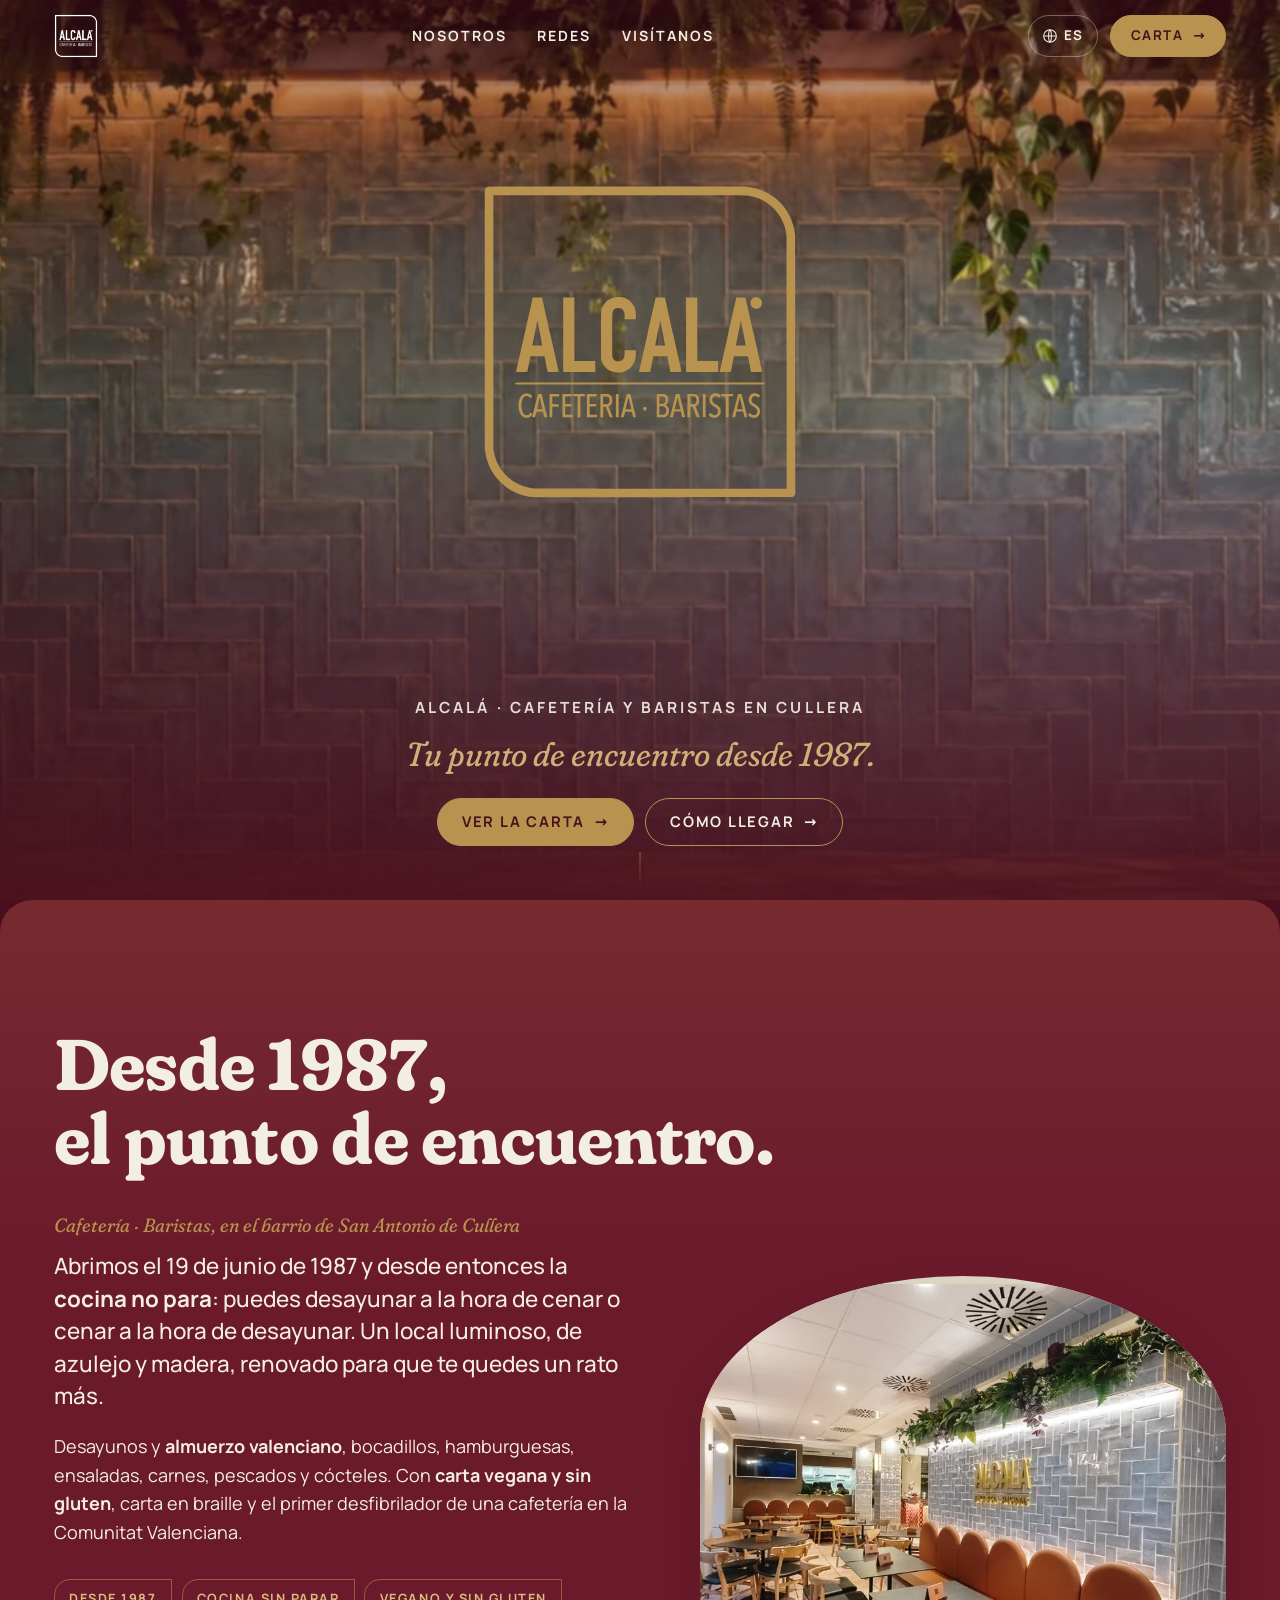
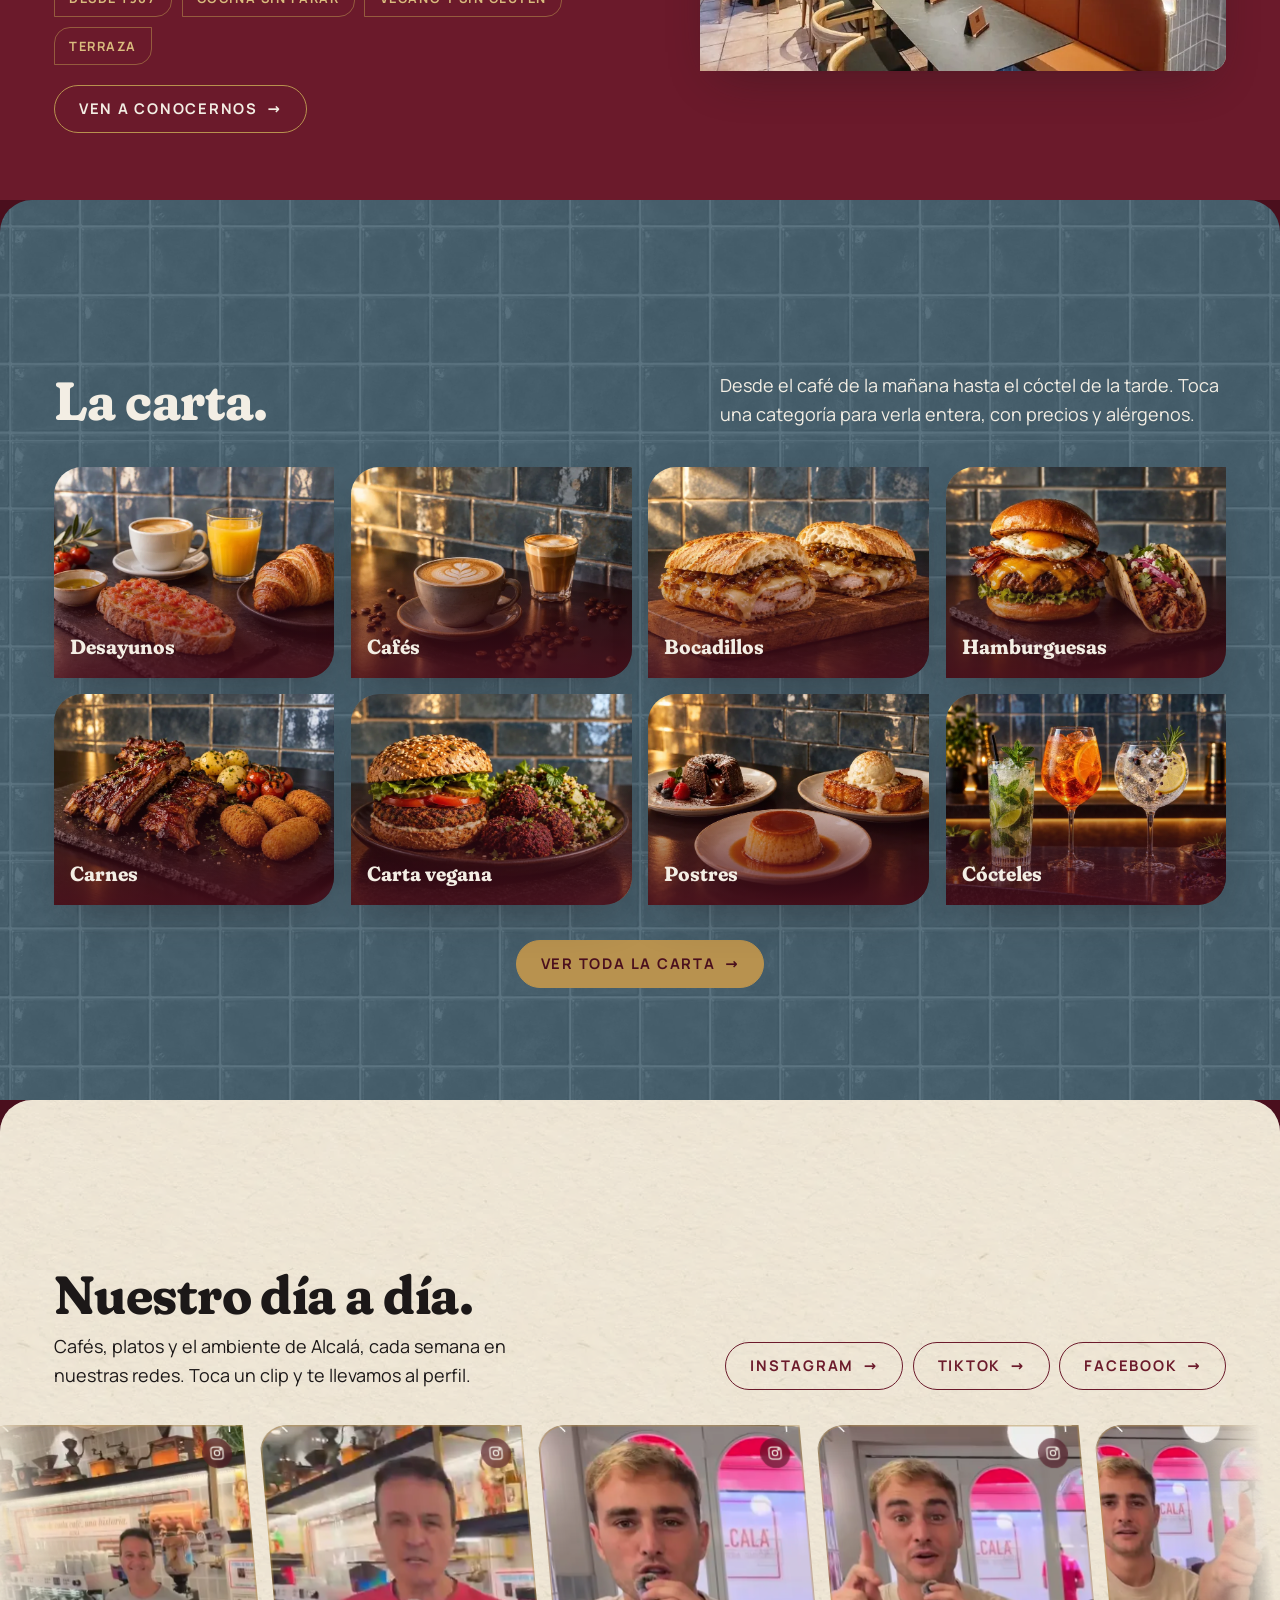
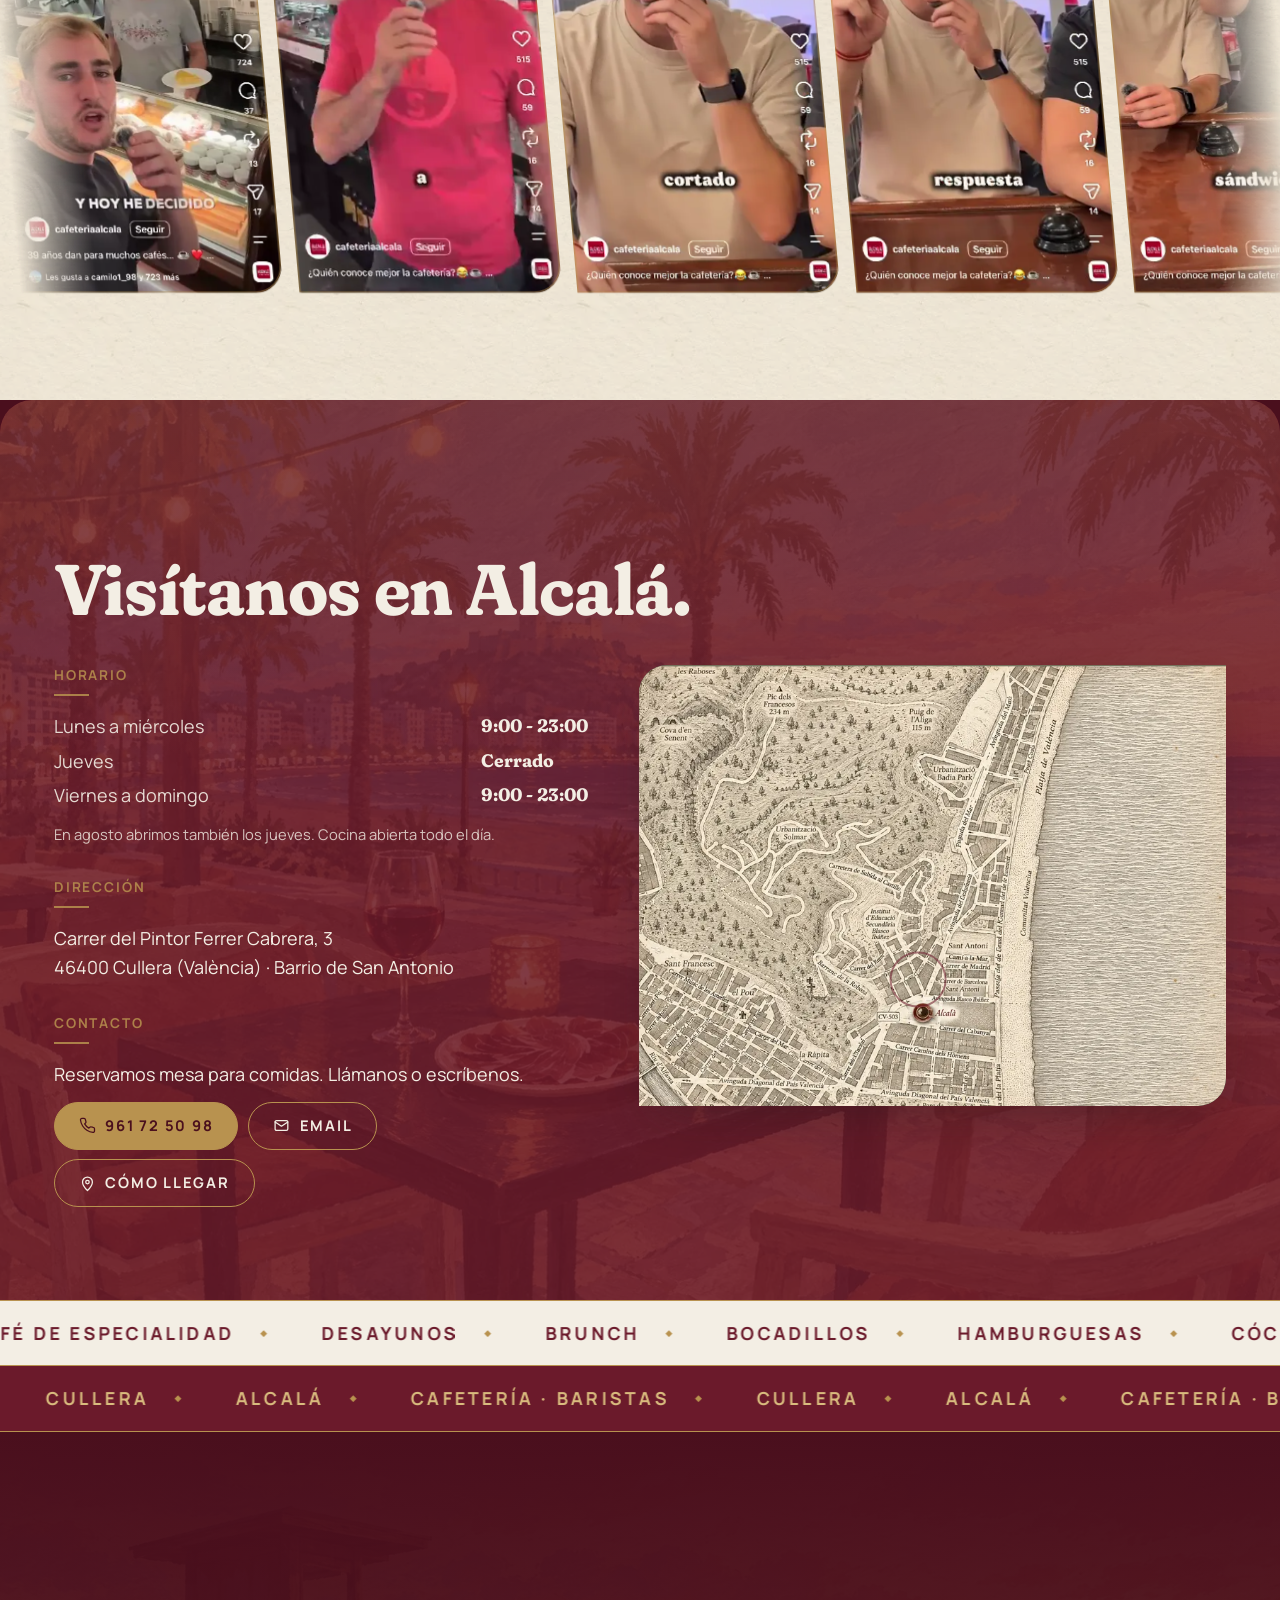
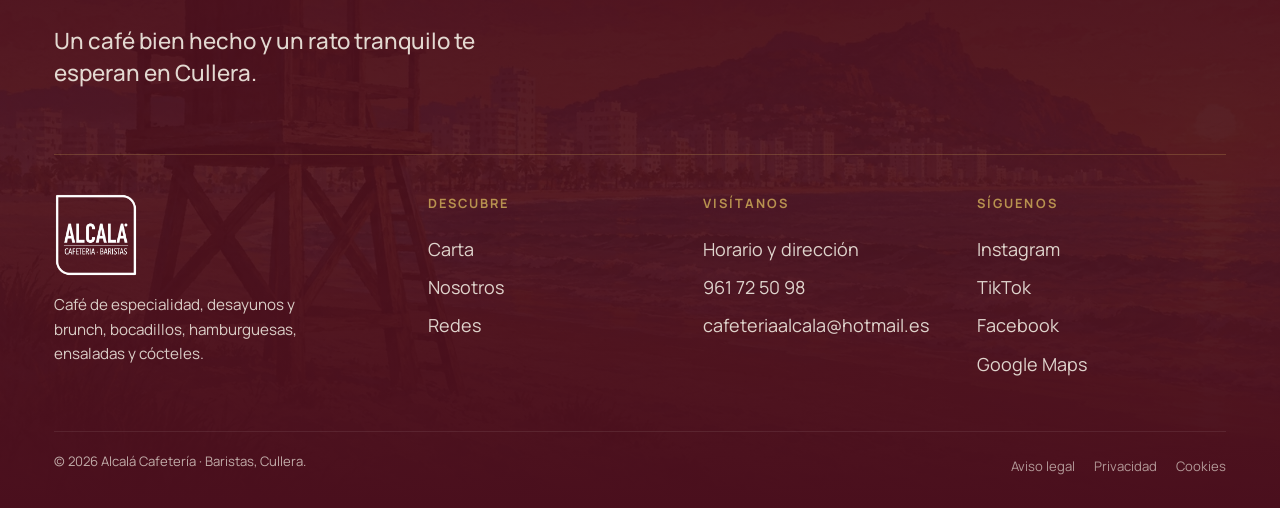
<file: site/index.html>
<!doctype html>
<html lang="es">
<head>
<meta charset="utf-8">
<meta name="viewport" content="width=device-width, initial-scale=1">
<title>Cafetería en Cullera · Alcalá Cafetería Baristas</title>
<meta name="description" content="Alcalá, cafetería y baristas en Cullera. Café de especialidad, desayunos, brunch, bocadillos, hamburguesas y cócteles. Consulta la carta online y ven a vernos.">
<link rel="canonical" href="https://alcalacullera.com/">
<meta name="theme-color" content="#4A0F1D">
<meta property="og:type" content="website">
<meta property="og:locale" content="es_ES">
<meta property="og:site_name" content="Alcalá · Cafetería Baristas">
<meta property="og:title" content="Cafetería en Cullera · Alcalá Cafetería Baristas">
<meta property="og:description" content="Café de especialidad, desayunos, brunch y mucho más en Cullera. Consulta la carta online.">
<meta property="og:url" content="https://alcalacullera.com/">
<meta property="og:image" content="https://alcalacullera.com/media/fotos/hero-tiles.webp">
<link rel="icon" href="media/favicon.png" type="image/png">
<link rel="apple-touch-icon" href="media/icono-512.png">
<link rel="preload" href="lib/fonts/fraunces-latin.woff2" as="font" type="font/woff2" crossorigin>
<link rel="preload" href="lib/fonts/manrope-latin.woff2" as="font" type="font/woff2" crossorigin>
<link rel="stylesheet" href="lib/fonts/fuentes.css">
<link rel="stylesheet" href="css/base.css?v=9">
<link rel="stylesheet" href="css/portada.css?v=6">
<link rel="preload" href="media/logo.svg" as="image">
<script type="application/ld+json">
{"@context":"https://schema.org","@graph":[
 {"@type":"WebSite","@id":"https://alcalacullera.com/#web","url":"https://alcalacullera.com/","name":"Alcalá Cafetería Baristas","inLanguage":"es"},
 {"@type":"CafeOrCoffeeShop","@id":"https://alcalacullera.com/#local","name":"Alcalá Cafetería · Baristas","url":"https://alcalacullera.com/",
  "image":"https://alcalacullera.com/media/fotos/interior.webp","servesCuisine":["Café de especialidad","Desayunos","Brunch","Mediterránea"],
  "address":{"@type":"PostalAddress","streetAddress":"Carrer del Pintor Ferrer Cabrera, 3","postalCode":"46400","addressLocality":"Cullera","addressRegion":"València","addressCountry":"ES"},
  "geo":{"@type":"GeoCoordinates","latitude":39.16475,"longitude":-0.24512},
  "telephone":"+34961725098","email":"cafeteriaalcala@hotmail.es","foundingDate":"1987-06-19",
  "sameAs":["https://instagram.com/cafeteriaalcala","https://www.facebook.com/cafeteria.alcala/"],
  "hasMenu":"https://alcalacullera.com/carta/",
  "openingHoursSpecification":[{"@type":"OpeningHoursSpecification","dayOfWeek":["Monday","Tuesday","Wednesday","Friday","Saturday","Sunday"],"opens":"09:00","closes":"23:00"}]}
]}
</script>
</head>
<body>

<!-- telón de entrada -->
<div class="telon" id="telon" aria-hidden="true">
  <div class="telon__in">
    <svg class="telon__logo" aria-hidden="true" xmlns="http://www.w3.org/2000/svg" viewBox="0 0 3334 3334" fill="currentColor" fill-rule="evenodd"><g class="lg-marco"><path d="M976.50 2677.31C810.76 2666.44 675.11 2535.55 657.51 2369.50C656.21 2357.24 656.02 2251.39 656.02 1516.00L656.02 676.50L658.35 671.50C660.94 665.96 667.28 659.69 672.86 657.15C676.23 655.62 737.10 655.48 1506.00 655.20C2084.25 654.99 2340.81 655.22 2353.04 655.97C2391.01 658.27 2425.75 665.76 2458.50 678.69C2581.28 727.18 2664.66 838.17 2676.97 969.50C2677.67 976.95 2678.00 1251.01 2678.00 1818.66L2678.00 2656.83L2674.75 2663.07C2671.22 2669.86 2665.01 2675.07 2658.18 2676.97C2654.83 2677.90 990.62 2678.24 976.50 2677.31ZM2622.00 1803.61C2622.00 1253.03 2621.67 981.82 2620.98 974.86C2612.76 891.70 2572.08 818.82 2506.18 769.21C2466.53 739.35 2421.33 721.14 2367.50 713.32C2356.18 711.68 2308.79 711.56 1533.74 711.28L711.99 710.98L712.29 1537.24C712.58 2306.23 712.72 2364.16 714.29 2373.00C720.79 2409.74 729.20 2436.23 742.95 2463.25C788.46 2552.71 876.48 2612.11 976.50 2620.85C982.09 2621.34 1347.33 2621.79 1804.25 2621.86L2622.00 2622.00L2622.00 1803.61Z"/></g><g class="lg-letras"><path class="lg-letra" style="--i:0" d="M861.34 1859.75C862.30 1855.87 969.00 1377.82 969.00 1377.40C969.00 1377.18 982.51 1377.00 999.03 1377.00C1022.23 1377.00 1029.17 1377.29 1029.55 1378.26C1029.81 1378.95 1054.25 1487.96 1083.85 1620.51L1137.67 1861.50L1101.68 1861.76C1081.89 1861.91 1065.52 1861.85 1065.31 1861.64C1065.00 1861.33 1048.28 1777.48 1045.59 1762.75L1044.91 1759.00L999.52 1759.00C957.16 1759.00 954.10 1759.12 953.61 1760.75C952.89 1763.16 934.00 1859.72 934.00 1860.98C934.00 1861.65 921.53 1862.00 897.39 1862.00L860.78 1862.00L861.34 1859.75ZM1031.00 1689.53C1031.00 1688.26 999.86 1528.29 999.36 1527.00C998.92 1525.87 967.11 1685.47 967.02 1689.25C967.01 1689.66 981.40 1690.00 999.00 1690.00C1016.60 1690.00 1031.00 1689.79 1031.00 1689.53Z"/><path class="lg-letra" style="--i:1" d="M1167.00 1619.50L1167.00 1377.00L1203.50 1377.00L1240.00 1377.00L1240.00 1583.50L1240.00 1790.00L1308.00 1790.00L1376.00 1790.00L1376.00 1826.00L1376.00 1862.00L1271.50 1862.00L1167.00 1862.00L1167.00 1619.50Z"/><path class="lg-letra" style="--i:2" d="M1513.00 1865.31C1505.99 1864.55 1492.33 1861.84 1485.50 1859.84C1451.83 1849.96 1423.85 1819.02 1416.54 1783.57C1413.23 1767.48 1412.90 1750.16 1413.28 1609.50C1413.68 1459.01 1413.45 1465.28 1419.06 1448.26C1436.78 1394.42 1490.92 1364.72 1551.57 1375.56C1586.68 1381.83 1615.26 1405.24 1629.97 1439.80C1637.55 1457.60 1639.99 1472.15 1639.99 1499.75L1640.00 1519.00L1603.50 1519.00L1567.00 1519.00L1567.00 1501.54C1567.00 1485.89 1566.75 1483.29 1564.61 1476.54C1559.87 1461.63 1550.75 1451.50 1538.78 1447.86C1523.15 1443.12 1503.96 1447.56 1496.35 1457.70C1492.78 1462.46 1488.56 1474.37 1487.04 1484.00C1486.38 1488.20 1486.02 1537.17 1486.02 1622.50C1486.04 1763.87 1485.95 1761.29 1490.99 1772.73C1492.15 1775.35 1494.23 1779.15 1495.63 1781.17C1506.79 1797.34 1541.16 1797.48 1555.97 1781.41C1564.89 1771.74 1567.00 1763.67 1567.00 1739.29L1567.00 1721.00L1603.50 1721.00L1640.00 1721.00L1639.99 1740.75C1639.99 1771.11 1637.17 1785.16 1627.28 1804.31C1610.53 1836.75 1578.55 1860.20 1544.64 1864.92C1537.31 1865.94 1520.78 1866.14 1513.00 1865.31Z"/><path class="lg-letra" style="--i:3" d="M1661.34 1859.75C1661.64 1858.51 1685.79 1750.40 1715.01 1619.50C1744.22 1488.60 1768.37 1380.49 1768.67 1379.25L1769.22 1377.00L1799.14 1377.00C1822.16 1377.00 1829.17 1377.29 1829.54 1378.25C1829.80 1378.94 1854.24 1487.95 1883.84 1620.50L1937.66 1861.50L1901.67 1861.76C1881.88 1861.91 1865.51 1861.85 1865.30 1861.63C1865.08 1861.41 1860.37 1838.23 1854.83 1810.12L1844.75 1759.00L1799.44 1759.00C1757.16 1759.00 1754.10 1759.12 1753.61 1760.75C1752.89 1763.16 1734.00 1859.72 1734.00 1860.98C1734.00 1861.65 1721.53 1862.00 1697.39 1862.00L1660.78 1862.00L1661.34 1859.75ZM1830.60 1687.25C1830.29 1685.74 1823.26 1649.40 1814.98 1606.50C1806.71 1563.60 1799.67 1527.83 1799.35 1527.00C1798.92 1525.87 1767.10 1685.50 1767.02 1689.25C1767.01 1689.66 1781.44 1690.00 1799.08 1690.00L1831.16 1690.00L1830.60 1687.25Z"/><path class="lg-letra" style="--i:4" d="M1967.00 1619.50L1967.00 1377.00L2003.50 1377.00L2040.00 1377.00L2040.00 1583.50L2040.00 1790.00L2108.00 1790.00L2176.00 1790.00L2176.00 1826.00L2176.00 1862.00L2071.50 1862.00L1967.00 1862.00L1967.00 1619.50Z"/><path class="lg-letra" style="--i:5" d="M2186.34 1859.75C2186.64 1858.51 2210.34 1752.42 2239.01 1624.00C2267.67 1495.58 2291.81 1387.46 2292.64 1383.75L2294.16 1377.00L2324.11 1377.00C2347.15 1377.00 2354.17 1377.29 2354.54 1378.25C2354.80 1378.94 2379.23 1487.95 2408.84 1620.50L2462.66 1861.50L2426.68 1861.76C2406.88 1861.91 2390.51 1861.85 2390.30 1861.63C2390.08 1861.41 2385.37 1838.23 2379.83 1810.12L2369.75 1759.00L2324.44 1759.00C2282.16 1759.00 2279.10 1759.12 2278.61 1760.75C2277.89 1763.16 2259.00 1859.72 2259.00 1860.98C2259.00 1861.65 2246.53 1862.00 2222.39 1862.00L2185.78 1862.00L2186.34 1859.75ZM2355.71 1687.75C2355.43 1686.51 2348.34 1649.95 2339.97 1606.50C2331.59 1563.05 2324.46 1527.19 2324.12 1526.81C2323.78 1526.42 2316.56 1561.97 2308.08 1605.81C2299.59 1649.64 2292.45 1686.51 2292.21 1687.75L2291.77 1690.00L2323.99 1690.00L2356.22 1690.00L2355.71 1687.75ZM2413.29 1449.61C2384.42 1440.15 2376.96 1404.05 2399.72 1384.02C2406.53 1378.02 2413.67 1375.58 2424.50 1375.55C2432.56 1375.53 2434.20 1375.86 2440.22 1378.70C2448.29 1382.50 2454.82 1388.90 2458.69 1396.78C2461.23 1401.95 2461.50 1403.52 2461.50 1413.00C2461.50 1422.59 2461.25 1424.02 2458.56 1429.49C2454.79 1437.17 2448.03 1443.89 2440.50 1447.46C2433.29 1450.87 2420.26 1451.90 2413.29 1449.61Z"/></g><path class="lg-barra" d="M857.00 1942.00C855.89 1940.89 855.00 1938.67 855.00 1937.00C855.00 1935.33 855.89 1933.11 857.00 1932.00C859.00 1930.00 860.33 1930.00 1667.00 1930.00C2473.67 1930.00 2475.00 1930.00 2477.00 1932.00C2478.11 1933.11 2479.00 1935.33 2479.00 1937.00C2479.00 1938.67 2478.11 1940.89 2477.00 1942.00C2475.00 1944.00 2473.67 1944.00 1667.00 1944.00C860.33 1944.00 859.00 1944.00 857.00 1942.00Z"/><g class="lg-sub"><path d="M917.00 2159.46C891.31 2152.27 876.01 2122.99 876.01 2081.00C876.01 2040.73 890.00 2012.43 914.36 2003.41C921.13 2000.91 936.30 2000.92 943.50 2003.44C950.95 2006.04 957.76 2010.75 962.18 2016.35L966.12 2021.33L959.90 2027.60L953.69 2033.87L950.91 2030.04C945.33 2022.34 937.78 2018.48 928.50 2018.59C916.13 2018.74 906.53 2027.23 900.51 2043.32C892.21 2065.54 893.35 2103.19 902.94 2123.68C914.26 2147.88 937.55 2150.61 952.65 2129.50L954.79 2126.50L958.48 2130.00C960.51 2131.93 963.08 2134.76 964.19 2136.30L966.21 2139.10L963.45 2143.07C959.32 2149.03 953.47 2153.89 946.45 2157.17C938.51 2160.89 925.66 2161.89 917.00 2159.46Z"/><path d="M965.00 2155.90C965.00 2155.02 995.46 2034.20 1002.11 2008.72L1003.09 2004.94L1014.66 2005.22L1026.23 2005.50L1029.56 2019.00C1031.39 2026.42 1039.82 2060.51 1048.30 2094.75L1063.70 2157.00L1054.05 2157.00L1044.39 2157.00L1039.95 2138.75L1035.50 2120.50L1014.01 2120.50L992.51 2120.50L987.92 2138.50L983.33 2156.50L974.16 2156.79C967.64 2156.99 965.00 2156.74 965.00 2155.90ZM1032.00 2103.75C1032.01 2101.82 1014.58 2027.09 1014.21 2027.46C1013.81 2027.86 996.00 2102.80 996.00 2104.08C996.00 2104.61 1003.73 2105.00 1014.00 2105.00C1027.73 2105.00 1032.00 2104.70 1032.00 2103.75Z"/><path d="M1078.00 2081.00L1078.00 2005.00L1109.50 2005.00L1141.00 2005.00L1141.00 2013.50L1141.00 2022.00L1118.48 2022.00L1095.97 2022.00L1096.23 2046.75L1096.50 2071.50L1117.25 2071.77L1138.00 2072.04L1138.00 2080.02L1138.00 2088.00L1117.00 2088.00L1096.00 2088.00L1096.00 2122.50L1096.00 2157.00L1087.00 2157.00L1078.00 2157.00L1078.00 2081.00Z"/><path d="M1162.00 2081.00L1162.00 2005.00L1193.50 2005.00L1225.00 2005.00L1225.00 2012.98L1225.00 2020.96L1202.25 2021.23L1179.50 2021.50L1179.23 2045.75L1178.96 2070.00L1200.48 2070.00L1222.00 2070.00L1222.00 2077.98L1222.00 2085.96L1200.75 2086.23L1179.50 2086.50L1179.50 2113.50L1179.50 2140.50L1203.25 2140.77L1227.00 2141.04L1227.00 2149.02L1227.00 2157.00L1194.50 2157.00L1162.00 2157.00L1162.00 2081.00Z"/><path d="M1261.00 2089.00L1261.00 2021.00L1246.50 2021.00L1232.00 2021.00L1232.00 2013.00L1232.00 2005.00L1270.00 2005.00L1308.00 2005.00L1308.00 2013.00L1308.00 2021.00L1293.50 2021.00L1279.00 2021.00L1279.00 2089.00L1279.00 2157.00L1270.00 2157.00L1261.00 2157.00L1261.00 2089.00Z"/><path d="M1321.00 2081.00L1321.00 2005.00L1353.00 2005.00L1385.00 2005.00L1385.00 2012.98L1385.00 2020.96L1362.25 2021.23L1339.50 2021.50L1339.23 2045.75L1338.96 2070.00L1360.48 2070.00L1382.00 2070.00L1382.00 2077.98L1382.00 2085.96L1360.75 2086.23L1339.50 2086.50L1339.50 2113.50L1339.50 2140.50L1363.25 2140.77L1387.00 2141.04L1387.00 2149.02L1387.00 2157.00L1354.00 2157.00L1321.00 2157.00L1321.00 2081.00Z"/><path d="M1409.00 2080.92L1409.00 2004.85L1434.25 2005.17L1459.50 2005.50L1465.79 2008.41C1478.92 2014.47 1485.85 2025.92 1486.75 2043.00C1487.79 2063.03 1479.79 2078.48 1465.56 2083.88L1461.18 2085.54L1475.59 2121.01C1483.52 2140.52 1490.00 2156.60 1490.00 2156.74C1490.00 2156.88 1485.57 2157.00 1480.16 2157.00L1470.31 2157.00L1458.55 2126.75C1452.07 2110.11 1445.95 2094.57 1444.93 2092.21L1443.07 2087.91L1435.29 2088.21L1427.50 2088.50L1427.24 2122.75L1426.97 2157.00L1417.99 2157.00L1409.00 2157.00L1409.00 2080.92ZM1454.78 2071.45C1463.42 2067.84 1468.11 2060.28 1468.79 2048.88C1469.51 2036.83 1465.58 2027.90 1457.75 2023.83C1454.16 2021.96 1451.45 2021.55 1440.25 2021.19L1427.00 2020.77L1427.00 2046.88L1427.00 2073.00L1439.03 2073.00C1447.65 2073.00 1452.12 2072.56 1454.78 2071.45Z"/><path d="M1510.00 2081.00L1510.00 2005.00L1519.00 2005.00L1528.00 2005.00L1528.00 2081.00L1528.00 2157.00L1519.00 2157.00L1510.00 2157.00L1510.00 2081.00Z"/><path d="M1542.51 2155.79C1542.77 2155.08 1551.32 2121.65 1561.52 2081.50C1571.71 2041.35 1580.30 2007.71 1580.59 2006.75C1581.07 2005.22 1582.55 2005.00 1592.53 2005.00L1603.92 2005.00L1604.92 2008.75C1608.11 2020.77 1641.00 2154.84 1641.00 2155.82C1641.00 2156.64 1638.20 2157.00 1631.72 2157.00L1622.45 2157.00L1617.93 2138.75L1613.41 2120.50L1591.95 2120.50L1570.50 2120.50L1565.93 2138.50L1561.36 2156.50L1551.70 2156.79C1544.16 2157.01 1542.14 2156.79 1542.51 2155.79ZM1610.03 2104.25C1610.13 2101.80 1592.48 2028.14 1591.94 2028.75C1591.24 2029.55 1573.99 2101.64 1574.00 2103.75C1574.00 2105.15 1609.97 2105.65 1610.03 2104.25Z"/><path d="M1776.00 2080.98L1776.00 2004.84L1799.75 2005.21C1821.59 2005.55 1823.96 2005.76 1829.20 2007.84C1836.75 2010.84 1844.20 2017.67 1847.70 2024.80C1850.31 2030.12 1850.50 2031.33 1850.50 2043.00C1850.50 2054.57 1850.30 2055.91 1847.79 2061.00C1844.90 2066.86 1841.33 2071.19 1836.55 2074.64L1833.61 2076.76L1837.67 2078.83C1843.37 2081.74 1850.49 2090.05 1853.07 2096.80C1855.82 2103.99 1856.80 2119.42 1855.01 2127.13C1852.23 2139.05 1844.92 2148.25 1834.16 2153.35L1827.50 2156.50L1801.75 2156.81L1776.00 2157.12L1776.00 2080.98ZM1822.46 2139.36C1832.30 2136.01 1838.00 2126.70 1838.00 2114.00C1838.00 2105.00 1835.55 2098.46 1830.17 2093.08C1824.11 2087.02 1818.98 2085.50 1804.50 2085.50L1793.50 2085.50L1793.23 2113.25L1792.97 2141.00L1805.31 2141.00C1814.13 2141.00 1819.02 2140.53 1822.46 2139.36ZM1821.96 2066.99C1837.64 2058.22 1837.86 2031.50 1822.32 2023.88C1818.23 2021.88 1815.64 2021.46 1805.25 2021.16L1793.00 2020.79L1793.00 2045.50L1793.00 2070.21L1805.25 2069.85C1816.06 2069.53 1818.02 2069.19 1821.96 2066.99Z"/><path d="M1862.23 2155.75C1862.48 2155.06 1871.19 2120.87 1881.59 2079.76L1900.50 2005.02L1912.25 2005.01C1918.71 2005.00 1924.00 2005.27 1924.00 2005.60C1924.00 2005.94 1932.33 2039.93 1942.50 2081.13C1952.67 2122.34 1961.00 2156.27 1961.00 2156.53C1961.00 2156.79 1956.76 2157.00 1951.57 2157.00C1943.45 2157.00 1942.06 2156.76 1941.61 2155.25C1941.32 2154.29 1939.70 2147.65 1938.01 2140.50C1936.32 2133.35 1934.48 2125.81 1933.93 2123.75L1932.92 2120.00L1911.60 2120.00L1890.28 2120.00L1885.49 2138.50L1880.69 2157.00L1871.24 2157.00C1864.10 2157.00 1861.90 2156.69 1862.23 2155.75ZM1929.78 2103.25C1929.53 2102.29 1925.58 2085.30 1921.02 2065.50C1916.45 2045.70 1912.42 2029.16 1912.05 2028.74C1911.69 2028.33 1907.41 2044.75 1902.55 2065.24C1897.69 2085.73 1893.51 2103.06 1893.25 2103.75C1892.89 2104.72 1896.95 2105.00 1911.51 2105.00C1928.85 2105.00 1930.20 2104.87 1929.78 2103.25Z"/><path d="M1976.00 2080.92L1976.00 2004.85L2000.75 2005.24C2028.43 2005.67 2030.63 2006.10 2039.50 2012.79C2043.32 2015.67 2045.44 2018.41 2048.50 2024.41L2052.50 2032.25L2052.50 2045.93L2052.50 2059.60L2048.72 2067.25C2044.56 2075.68 2039.49 2080.78 2032.38 2083.70C2029.97 2084.69 2028.01 2085.77 2028.00 2086.10C2028.00 2086.43 2034.06 2101.66 2041.46 2119.94C2048.86 2138.22 2055.19 2154.03 2055.53 2155.09C2056.10 2156.88 2055.53 2157.00 2046.32 2156.99L2036.50 2156.98L2023.10 2122.49L2009.71 2088.00L2001.85 2088.00L1994.00 2088.00L1994.00 2122.50L1994.00 2157.00L1985.00 2157.00L1976.00 2157.00L1976.00 2080.92ZM2020.10 2071.85C2029.60 2068.63 2034.17 2061.63 2034.81 2049.33C2035.39 2038.26 2033.81 2032.76 2028.50 2027.45C2023.34 2022.29 2018.56 2021.00 2004.56 2021.00L1994.00 2021.00L1994.00 2047.00L1994.00 2073.00L2005.35 2073.00C2011.59 2073.00 2018.23 2072.48 2020.10 2071.85Z"/><path d="M2076.00 2081.00L2076.00 2005.00L2085.00 2005.00L2094.00 2005.00L2094.00 2081.00L2094.00 2157.00L2085.00 2157.00L2076.00 2157.00L2076.00 2081.00Z"/><path d="M2141.34 2159.64C2138.49 2158.92 2133.63 2157.04 2130.52 2155.47C2124.79 2152.57 2115.00 2143.88 2115.00 2141.69C2115.00 2141.04 2117.46 2137.80 2120.46 2134.50L2125.91 2128.50L2128.53 2131.75C2133.73 2138.21 2145.30 2144.01 2152.93 2143.99C2166.18 2143.97 2176.11 2131.21 2174.73 2116.00C2173.69 2104.51 2166.31 2096.21 2148.96 2087.00C2130.70 2077.31 2122.19 2066.88 2119.76 2051.21C2116.59 2030.75 2126.87 2010.31 2143.45 2004.10C2159.43 1998.13 2179.52 2002.09 2189.56 2013.19L2193.08 2017.09L2191.07 2019.63C2189.97 2021.03 2187.44 2023.99 2185.44 2026.20L2181.80 2030.23L2177.07 2025.57C2163.66 2012.36 2143.48 2017.23 2138.34 2034.90C2136.38 2041.65 2136.99 2050.10 2139.84 2055.68C2142.83 2061.54 2150.30 2067.73 2161.97 2074.00C2181.96 2084.75 2191.40 2096.91 2192.63 2113.50C2194.10 2133.32 2185.84 2149.52 2170.38 2157.13C2162.90 2160.82 2150.24 2161.91 2141.34 2159.64Z"/><path d="M2226.00 2089.00L2226.00 2021.00L2212.00 2021.00L2198.00 2021.00L2198.00 2013.00L2198.00 2005.00L2235.50 2005.00L2273.00 2005.00L2273.00 2013.00L2273.00 2021.00L2258.50 2021.00L2244.00 2021.00L2244.00 2089.00L2244.00 2157.00L2235.00 2157.00L2226.00 2157.00L2226.00 2089.00Z"/><path d="M2267.21 2155.75C2267.45 2155.06 2276.16 2120.86 2286.57 2079.75L2305.50 2005.00L2317.03 2005.00L2328.57 2005.00L2346.81 2078.75C2356.84 2119.31 2365.32 2153.51 2365.64 2154.75C2366.22 2156.97 2366.10 2157.00 2356.66 2157.00L2347.08 2157.00L2346.07 2153.25C2345.52 2151.19 2343.67 2143.65 2341.97 2136.50C2340.26 2129.35 2338.64 2122.71 2338.37 2121.75C2337.91 2120.15 2335.99 2120.00 2316.47 2120.00L2295.08 2120.00L2294.09 2123.75C2293.54 2125.81 2291.44 2134.14 2289.42 2142.25L2285.75 2157.00L2276.27 2157.00C2269.12 2157.00 2266.89 2156.69 2267.21 2155.75ZM2334.51 2102.75C2334.21 2101.51 2330.16 2084.12 2325.50 2064.10C2320.85 2044.08 2316.91 2027.57 2316.75 2027.42C2316.60 2027.27 2312.47 2044.10 2307.57 2064.82C2302.68 2085.54 2298.47 2103.06 2298.23 2103.75C2297.88 2104.72 2301.94 2105.00 2316.41 2105.00L2335.04 2105.00L2334.51 2102.75Z"/><path d="M2397.34 2159.63C2389.32 2157.60 2381.28 2153.06 2375.34 2147.21L2369.91 2141.87L2375.06 2135.93C2377.89 2132.66 2380.63 2129.73 2381.15 2129.41C2381.67 2129.09 2383.89 2130.86 2386.08 2133.36C2393.16 2141.40 2405.57 2145.54 2414.98 2143.01C2421.29 2141.31 2427.31 2135.06 2429.39 2128.06C2434.48 2110.93 2427.27 2098.82 2404.97 2087.00C2384.37 2076.08 2375.00 2062.68 2375.00 2044.13C2375.00 2015.71 2396.73 1997.02 2424.00 2001.98C2432.06 2003.45 2440.92 2008.06 2445.57 2013.20L2449.09 2017.11L2445.16 2021.80C2437.70 2030.71 2438.02 2030.61 2432.95 2025.45C2420.31 2012.57 2399.57 2017.25 2394.56 2034.12C2391.72 2043.67 2392.94 2052.30 2398.15 2059.56C2401.24 2063.86 2408.76 2069.17 2420.86 2075.59C2441.87 2086.74 2451.45 2104.34 2448.17 2125.75C2445.84 2140.98 2436.75 2153.26 2424.25 2158.07C2417.22 2160.77 2404.69 2161.50 2397.34 2159.63Z"/><path d="M1691.66 2110.95C1687.97 2108.04 1686.35 2102.11 1687.87 2097.05C1690.44 2088.45 1700.22 2086.02 1706.60 2092.40C1709.59 2095.39 1710.00 2096.42 1710.00 2101.00C1710.00 2105.58 1709.59 2106.61 1706.60 2109.60C1702.42 2113.78 1695.99 2114.36 1691.66 2110.95Z"/></g></svg>
  </div>
</div>

<div class="avance" id="avance" aria-hidden="true"></div>

<!-- barra de arriba -->
<header class="nav" id="nav">
  <a class="nav__logo" href="#inicio" aria-label="Alcalá · Cafetería Baristas"><img src="media/logo-blanco.webp" alt="Alcalá" width="600" height="600"></a>
  <nav class="nav__links" aria-label="Principal">
    <a href="#presentacion">Nosotros</a>
    <a href="#redes">Redes</a>
    <a href="#visitanos">Visítanos</a>
  </nav>
  <div class="nav__der">
    <div class="idiomas" data-idiomas>
      <button class="idiomas__btn" type="button" aria-haspopup="true" aria-expanded="false" aria-label="Cambiar idioma">
        <svg viewBox="0 0 24 24" aria-hidden="true"><circle cx="12" cy="12" r="9.5"/><path d="M2.5 12h19M12 2.5c2.8 3 2.8 16 0 19M12 2.5c-2.8 3-2.8 16 0 19"/></svg><span>ES</span>
      </button>
      <div class="idiomas__lista" role="menu">
        <a href="./" hreflang="es" lang="es" aria-current="true"><b>ES</b> Español</a>
        <a href="va/" hreflang="ca-ES" lang="ca-ES-valencia"><b>VA</b> Valencià</a>
        <a href="en/" hreflang="en" lang="en"><b>EN</b> English</a>
        <a href="fr/" hreflang="fr" lang="fr"><b>FR</b> Français</a>
        <a href="pl/" hreflang="pl" lang="pl"><b>PL</b> Polski</a>
        <a href="ru/" hreflang="ru" lang="ru"><b>RU</b> Русский</a>
        <a href="uk/" hreflang="uk" lang="uk"><b>UK</b> Українська</a>
      </div>
    </div>
    <a class="btn btn--lleno nav__cta" href="carta/">Carta</a>
    <button class="nav__menu" id="menuBtn" aria-label="Abrir menú" aria-controls="menu" aria-expanded="false"><span></span><span></span><span></span></button>
  </div>
</header>

<!-- hero -->
<section class="hero" id="inicio">
  <div class="hero__fondo" aria-hidden="true">
    <picture>
      <source media="(max-width:640px)" srcset="media/fotos/hero-tiles-movil.webp">
      <img src="media/fotos/hero-tiles.webp" alt="" width="1920" height="823" fetchpriority="high">
    </picture>
    <!-- el vídeo en bucle lo añade hero.js sólo en pantallas anchas -->
  </div>
  <div class="hero__velo" aria-hidden="true"></div>
  <!-- logo liso (SVG vectorizado del logo del cliente); la versión 3D está en js/hero-3d.js -->
  <div class="hero__logo hero__logo--liso" aria-hidden="true"><i></i></div>
  <div class="hero__texto">
    <h1 class="hero__h1">Alcalá · Cafetería y baristas en Cullera<b>Tu punto de encuentro desde 1987.</b></h1>
    <div class="hero__botones">
      <a class="btn btn--lleno" href="carta/">Ver la carta</a>
      <a class="btn" href="#visitanos">Cómo llegar</a>
    </div>
  </div>
  <span class="hero__scroll" aria-hidden="true"></span>
</section>

<main class="pagina" id="pagina">

  <!-- presentación -->
  <section class="lamina lamina--burdeos presenta" id="presentacion" aria-labelledby="t-presenta">
    <div class="sombra-tapa"></div>
    <div class="caja lamina__in">
      <h2 class="titular t-xl" id="t-presenta">Desde 1987,<br>el punto de encuentro.</h2>
      <div class="cuerpo">
        <div class="presenta__txt">
          <p class="ceja rv">Cafetería · Baristas, en el barrio de San Antonio de Cullera</p>
          <p class="grande rv" style="--d:.1s">Abrimos el 19 de junio de 1987 y desde entonces la <b>cocina no para</b>: puedes desayunar a la hora de cenar o cenar a la hora de desayunar. Un local luminoso, de azulejo y madera, renovado para que te quedes un rato más.</p>
          <p class="rv" style="--d:.2s">Desayunos y <b>almuerzo valenciano</b>, bocadillos, hamburguesas, ensaladas, carnes, pescados y cócteles. Con <b>carta vegana y sin gluten</b>, carta en braille y el primer desfibrilador de una cafetería en la Comunitat Valenciana.</p>
          <ul class="sellos rv" style="--d:.3s" aria-label="Lo que nos define">
            <li>Desde 1987</li><li>Cocina sin parar</li><li>Vegano y sin gluten</li><li>Terraza</li>
          </ul>
          <p class="rv" style="--d:.4s"><a class="btn" href="#visitanos">Ven a conocernos</a></p>
        </div>
        <figure class="foto foto--arco presenta__foto"><img src="media/fotos/interior.webp" alt="Interior de Alcalá Cafetería en Cullera: pared de azulejo, bancos de arcos y plantas" width="960" height="640" loading="lazy"></figure>
      </div>
    </div>
  </section>

  <!-- carta destacada -->
  <section class="lamina lamina--azulejo cartaDest" id="carta" aria-labelledby="t-carta">
    <div class="sombra-tapa"></div>
    <div class="caja lamina__in">
      <div class="cartaDest__cab">
        <h2 class="titular t-l" id="t-carta">La carta.</h2>
        <p class="rv">Desde el café de la mañana hasta el cóctel de la tarde. Toca una categoría para verla entera, con precios y alérgenos.</p>
      </div>
      <ul class="categorias" aria-label="Categorías de la carta">
        <li class="rv" style="--d:.05s"><a class="cat" href="carta/#desayunos"><img src="media/carta/desayunos.webp" alt="" width="800" height="603" loading="lazy"><span>Desayunos</span></a></li>
        <li class="rv" style="--d:.1s"><a class="cat" href="carta/#cafes"><img src="media/carta/cafes.webp" alt="" width="800" height="603" loading="lazy"><span>Cafés</span></a></li>
        <li class="rv" style="--d:.15s"><a class="cat" href="carta/#bocadillos"><img src="media/carta/bocadillos.webp" alt="" width="800" height="603" loading="lazy"><span>Bocadillos</span></a></li>
        <li class="rv" style="--d:.2s"><a class="cat" href="carta/#hamburguesas"><img src="media/carta/hamburguesas.webp" alt="" width="800" height="603" loading="lazy"><span>Hamburguesas</span></a></li>
        <li class="rv" style="--d:.25s"><a class="cat" href="carta/#carnes"><img src="media/carta/carnes.webp" alt="" width="800" height="603" loading="lazy"><span>Carnes</span></a></li>
        <li class="rv" style="--d:.3s"><a class="cat" href="carta/#vegana"><img src="media/carta/vegana.webp" alt="" width="800" height="603" loading="lazy"><span>Carta vegana</span></a></li>
        <li class="rv" style="--d:.35s"><a class="cat" href="carta/#postres"><img src="media/carta/postres.webp" alt="" width="800" height="603" loading="lazy"><span>Postres</span></a></li>
        <li class="rv" style="--d:.4s"><a class="cat" href="carta/#cocteles"><img src="media/carta/cocteles.webp" alt="" width="800" height="603" loading="lazy"><span>Cócteles</span></a></li>
      </ul>
      <div class="cartaDest__pie rv" style="--d:.45s"><a class="btn btn--lleno" href="carta/">Ver toda la carta</a></div>
    </div>
  </section>

  <!-- redes -->
  <section class="lamina lamina--hueso redes" id="redes" aria-label="Redes sociales">
    <div class="sombra-tapa"></div>
    <div class="lamina__in">
      <div class="caja redes__cab">
        <div>
          <h2 class="titular t-l">Nuestro día a día.</h2>
          <p class="rv" style="--d:.15s">Cafés, platos y el ambiente de Alcalá, cada semana en nuestras redes. Toca un clip y te llevamos al perfil.</p>
        </div>
        <div class="redes__btns rv" style="--d:.25s">
          <a class="btn" href="https://instagram.com/cafeteriaalcala" target="_blank" rel="noopener">Instagram</a>
          <a class="btn" href="https://www.tiktok.com/@cafeteriaalcala" target="_blank" rel="noopener">TikTok</a>
          <a class="btn" href="https://www.facebook.com/cafeteria.alcala/" target="_blank" rel="noopener">Facebook</a>
        </div>
      </div>
      <div class="reels__marquee rv" style="--d:.2s" id="reelsMarquee">
        <div class="reels__track" id="reelsTrack"></div>
      </div>
    </div>
  </section>

  <!-- visítanos -->
  <section class="lamina lamina--burdeos visita" id="visitanos" aria-labelledby="t-visita">
    <div class="sombra-tapa"></div>
    <div class="visita__fondo" aria-hidden="true"><img src="media/fotos/paint-terraza.webp" alt="" width="1600" height="905" loading="lazy"></div>
    <div class="caja lamina__in">
      <h2 class="titular t-xl" id="t-visita">Visítanos en Alcalá.</h2>
      <div class="cuerpo">
        <div class="visita__datos">
          <div class="rv" style="--d:.1s">
            <h3 class="h3 raya">Horario</h3>
            <dl class="horario">
              <dt>Lunes a miércoles</dt><dd>9:00 - 23:00</dd>
              <dt>Jueves</dt><dd>Cerrado</dd>
              <dt>Viernes a domingo</dt><dd>9:00 - 23:00</dd>
            </dl>
            <p class="visita__nota">En agosto abrimos también los jueves. Cocina abierta todo el día.</p>
          </div>
          <div class="rv" style="--d:.2s">
            <h3 class="h3 raya">Dirección</h3>
            <p>Carrer del Pintor Ferrer Cabrera, 3<br>46400 Cullera (València) · Barrio de San Antonio</p>
          </div>
          <div class="rv" style="--d:.3s">
            <h3 class="h3 raya">Contacto</h3>
            <p>Reservamos mesa para comidas. Llámanos o escríbenos.</p>
            <div class="visita__acciones">
              <a class="btn btn--lleno btn--ico" href="tel:+34961725098"><svg viewBox="0 0 24 24"><path d="M22 16.9v3a2 2 0 0 1-2.2 2 19.8 19.8 0 0 1-8.6-3.1 19.5 19.5 0 0 1-6-6A19.8 19.8 0 0 1 2.1 4.2 2 2 0 0 1 4.1 2h3a2 2 0 0 1 2 1.7c.1.9.4 1.8.7 2.7a2 2 0 0 1-.5 2.1L8 9.8a16 16 0 0 0 6 6l1.3-1.3a2 2 0 0 1 2.1-.4c.9.3 1.8.6 2.7.7a2 2 0 0 1 1.9 2.1z"/></svg>961 72 50 98</a>
              <a class="btn btn--ico" href="mailto:cafeteriaalcala@hotmail.es"><svg viewBox="0 0 24 24"><rect x="3" y="5" width="18" height="14" rx="2"/><path d="M3 7l9 6 9-6"/></svg>Email</a>
              <a class="btn btn--ico" href="https://www.google.com/maps/dir/?api=1&destination=Cafeter%C3%ADa+Alcal%C3%A1,+C.+del+Pintor+Ferrer+Cabrera,+3,+46400+Cullera" target="_blank" rel="noopener"><svg viewBox="0 0 24 24"><path d="M12 22s7-6.3 7-12a7 7 0 1 0-14 0c0 5.7 7 12 7 12z"/><circle cx="12" cy="10" r="2.5"/></svg>Cómo llegar</a>
            </div>
          </div>
        </div>
        <figure class="foto visita__mapa rv" style="--d:.15s">
          <a class="mapa" href="https://www.google.com/maps/dir/?api=1&destination=Cafeter%C3%ADa+Alcal%C3%A1,+C.+del+Pintor+Ferrer+Cabrera,+3,+46400+Cullera" target="_blank" rel="noopener" aria-label="Mapa clásico de Cullera con la cafetería marcada; abre cómo llegar en Google Maps">
            <picture>
              <source media="(max-width:640px)" srcset="media/fotos/mapa-clasico-movil.webp">
              <img src="media/fotos/mapa-clasico.webp" alt="Plano de Cullera de estilo 1900 en blanco y negro: la taza de café en color marca Alcalá, en el barrio de San Antonio junto a la playa" width="1400" height="1045" loading="lazy">
            </picture>
            <span class="mapa__halo" aria-hidden="true"></span>
            <span class="mapa__nota">Toca para abrir cómo llegar</span>
          </a>
        </figure>
      </div>
    </div>
  </section>

</main>

<!-- cintas -->
<div class="cintas" aria-hidden="true">
  <div class="cinta"><div class="cinta__pista"><span>Café de especialidad</span><span>Desayunos</span><span>Brunch</span><span>Bocadillos</span><span>Hamburguesas</span><span>Cócteles</span><span>Terraza</span></div></div>
  <div class="cinta cinta--2"><div class="cinta__pista"><span>Alcalá</span><span>Cafetería · Baristas</span><span>Cullera</span><span>Alcalá</span><span>Cafetería · Baristas</span><span>Cullera</span></div></div>
</div>

<!-- pie -->
<footer class="pie" id="footer">
  <div class="pie__pintura" aria-hidden="true"><img src="media/fotos/paint-cullera.webp" alt="" width="1600" height="905" loading="lazy"></div>
  <div class="caja">
    <p class="titular t-xl">Nos vemos en Alcalá.</p>
    <p class="pie__nota grande">Un café bien hecho y un rato tranquilo te esperan en Cullera.</p>
    <div class="pie__cols">
      <div class="pie__marca">
        <a class="pie__logo" href="#inicio" aria-label="Alcalá, volver arriba"><img src="media/logo-blanco.webp" alt="Alcalá" width="600" height="600" loading="lazy"></a>
        <p>Café de especialidad, desayunos y brunch, bocadillos, hamburguesas, ensaladas y cócteles.</p>
      </div>
      <nav aria-label="Descubre">
        <h4>Descubre</h4>
        <a href="carta/">Carta</a>
        <a href="#presentacion">Nosotros</a>
        <a href="#redes">Redes</a>
      </nav>
      <nav aria-label="Visítanos">
        <h4>Visítanos</h4>
        <a href="#visitanos">Horario y dirección</a>
        <a href="tel:+34961725098">961 72 50 98</a>
        <a href="mailto:cafeteriaalcala@hotmail.es">cafeteriaalcala@hotmail.es</a>
      </nav>
      <nav aria-label="Síguenos">
        <h4>Síguenos</h4>
        <a href="https://instagram.com/cafeteriaalcala" target="_blank" rel="noopener">Instagram</a>
        <a href="https://www.tiktok.com/@cafeteriaalcala" target="_blank" rel="noopener">TikTok</a>
        <a href="https://www.facebook.com/cafeteria.alcala/" target="_blank" rel="noopener">Facebook</a>
        <a href="https://www.google.com/maps/search/?api=1&query=Cafeter%C3%ADa+Alcal%C3%A1+Cullera" target="_blank" rel="noopener">Google Maps</a>
      </nav>
    </div>
    <div class="pie__legal">
      <span>© <span id="yr">2026</span> Alcalá Cafetería · Baristas, Cullera.</span>
      <nav aria-label="Legal"><a href="aviso-legal/">Aviso legal</a><a href="privacidad/">Privacidad</a><a href="cookies/">Cookies</a></nav>
    </div>
  </div>
</footer>

<!-- menú de móvil -->
<div class="menu" id="menu" role="dialog" aria-modal="true" aria-label="Menú de navegación">
  <button class="menu__cerrar" id="menuCerrar" aria-label="Cerrar menú">✕</button>
  <a href="#inicio">Inicio</a>
  <a href="#presentacion">Nosotros</a>
  <a href="#redes">Redes</a>
  <a href="#visitanos">Visítanos</a>
  <a href="carta/" class="menu__carta">Carta</a>
  <nav class="idiomas-fila" aria-label="Idioma">
    <a href="./" hreflang="es" lang="es" aria-current="true">ES</a><a href="va/" hreflang="ca-ES" lang="ca-ES-valencia">VA</a><a href="en/" hreflang="en" lang="en">EN</a><a href="fr/" hreflang="fr" lang="fr">FR</a><a href="pl/" hreflang="pl" lang="pl">PL</a><a href="ru/" hreflang="ru" lang="ru">RU</a><a href="uk/" hreflang="uk" lang="uk">UK</a>
  </nav>
  <div class="menu__redes"><a href="https://instagram.com/cafeteriaalcala" target="_blank" rel="noopener">Instagram</a><a href="https://www.tiktok.com/@cafeteriaalcala" target="_blank" rel="noopener">TikTok</a><a href="https://www.facebook.com/cafeteria.alcala/" target="_blank" rel="noopener">Facebook</a></div>
</div>

<!-- botones flotantes de móvil -->
<div class="flotante" aria-label="Contacto rápido">
  <a href="tel:+34961725098" aria-label="Llamar al 961 72 50 98"><svg viewBox="0 0 24 24"><path d="M22 16.9v3a2 2 0 0 1-2.2 2 19.8 19.8 0 0 1-8.6-3.1 19.5 19.5 0 0 1-6-6A19.8 19.8 0 0 1 2.1 4.2 2 2 0 0 1 4.1 2h3a2 2 0 0 1 2 1.7c.1.9.4 1.8.7 2.7a2 2 0 0 1-.5 2.1L8 9.8a16 16 0 0 0 6 6l1.3-1.3a2 2 0 0 1 2.1-.4c.9.3 1.8.6 2.7.7a2 2 0 0 1 1.9 2.1z"/></svg></a>
  <a href="https://www.google.com/maps/dir/?api=1&destination=Cafeter%C3%ADa+Alcal%C3%A1,+C.+del+Pintor+Ferrer+Cabrera,+3,+46400+Cullera" target="_blank" rel="noopener" aria-label="Cómo llegar"><svg viewBox="0 0 24 24"><path d="M12 22s7-6.3 7-12a7 7 0 1 0-14 0c0 5.7 7 12 7 12z"/><circle cx="12" cy="10" r="2.5"/></svg></a>
</div>

<script>
/* clips de redes (cortados del vídeo del cliente; cuando exista el panel, los pondrá el servidor) */
window.CLIPS = [1,2,3,4,5,6,7,8,9].map(function(i){ return { video: 'media/reels/reel' + i + '.mp4', poster: 'media/reels/reel' + i + '.webp', destino: 'https://instagram.com/cafeteriaalcala' }; });
</script>
<script src="js/hero.js?v=6" defer></script>
<script src="lib/lenis.min.js" defer></script>
<script src="js/base.js?v=3" defer></script>
<script src="js/portada.js?v=4" defer></script>
</body>
</html>
</file>
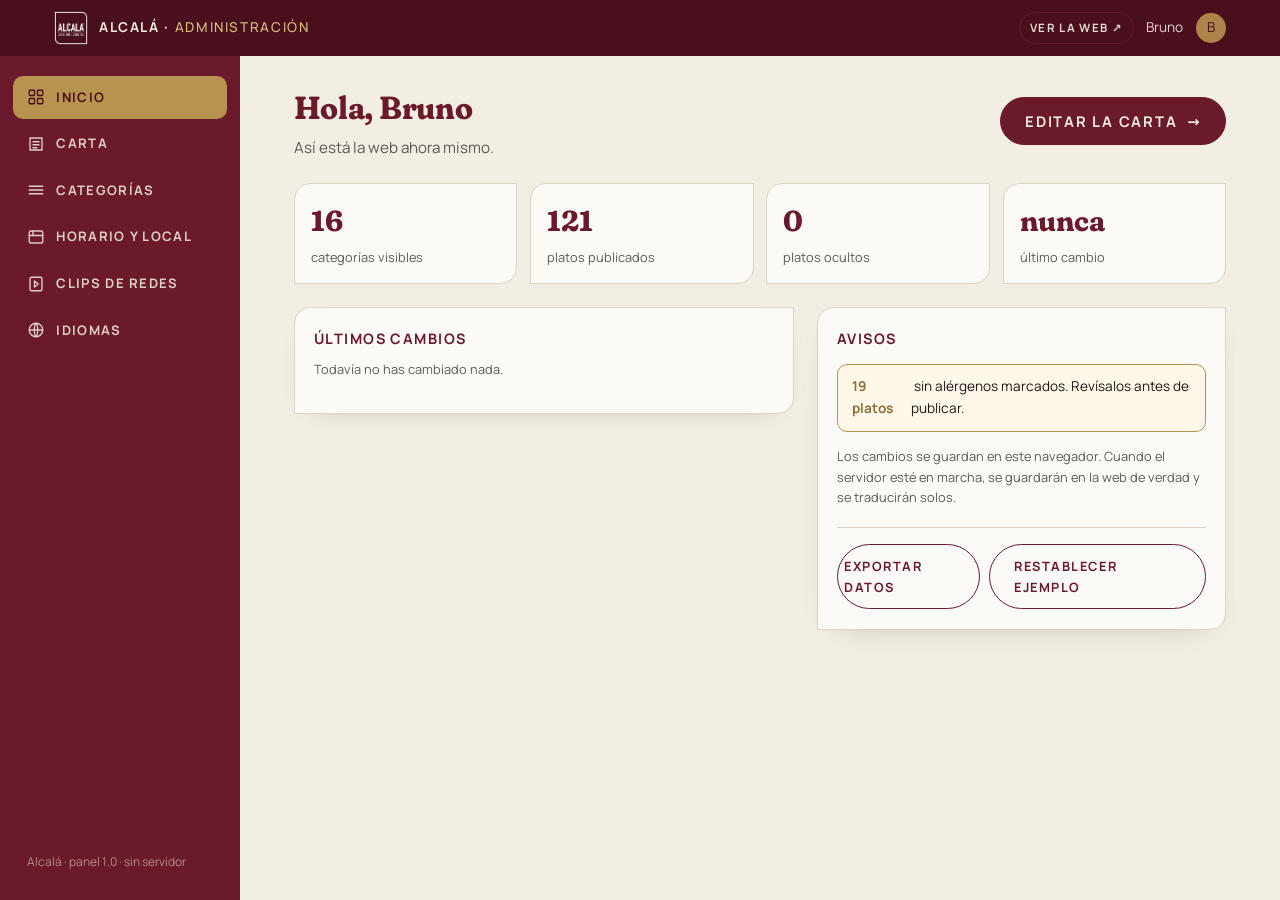
<file: site/administracion/index.html>
<!doctype html>
<html lang="es">
<head>
<meta charset="utf-8">
<meta name="viewport" content="width=device-width, initial-scale=1">
<title>Administración · Alcalá</title>
<meta name="robots" content="noindex">
<link rel="icon" href="../media/favicon.png" type="image/png">
<link rel="stylesheet" href="../lib/fonts/fuentes.css">
<link rel="stylesheet" href="../css/base.css?v=7">
<link rel="stylesheet" href="../css/admin.css?v=4">
</head>
<body class="admin">

<header class="ad-top">
  <div class="ad-top__marca"><img src="../media/logo-blanco.webp" alt="" width="600" height="600"><span>Alcalá · <b>Administración</b></span></div>
  <div class="ad-top__user"><a class="btn btn--sin" href="../" target="_blank">Ver la web ↗</a><span>Bruno</span><i>B</i></div>
</header>

<nav class="ad-nav" aria-label="Secciones del panel">
  <a href="#inicio"><svg viewBox="0 0 24 24"><rect x="3" y="3" width="7" height="7" rx="1"/><rect x="14" y="3" width="7" height="7" rx="1"/><rect x="3" y="14" width="7" height="7" rx="1"/><rect x="14" y="14" width="7" height="7" rx="1"/></svg>Inicio</a>
  <a href="#carta"><svg viewBox="0 0 24 24"><path d="M4 4h16v16H4z"/><path d="M8 9h8M8 13h8M8 17h5"/></svg>Carta</a>
  <a href="#categorias"><svg viewBox="0 0 24 24"><path d="M3 7h18M3 12h18M3 17h18"/></svg>Categorías</a>
  <a href="#local"><svg viewBox="0 0 24 24"><rect x="3" y="4" width="18" height="16" rx="2"/><path d="M3 10h18M8 4v6"/></svg>Horario y local</a>
  <a href="#clips"><svg viewBox="0 0 24 24"><rect x="4" y="3" width="16" height="18" rx="2"/><path d="M10 8l5 4-5 4z"/></svg>Clips de redes</a>
  <a href="#idiomas"><svg viewBox="0 0 24 24"><circle cx="12" cy="12" r="9"/><path d="M3 12h18M12 3c3 3 3 15 0 18M12 3c-3 3-3 15 0 18"/></svg>Idiomas</a>
  <span class="sep"></span>
  <small>Alcalá · panel 1.0 · sin servidor</small>
</nav>

<main class="ad-main" id="vista"></main>
<div class="toast" id="toast" role="status" aria-live="polite"></div>

<script src="../js/carta-datos.js?v=1"></script>
<script src="../js/administracion.js?v=1"></script>
</body>
</html>
</file>
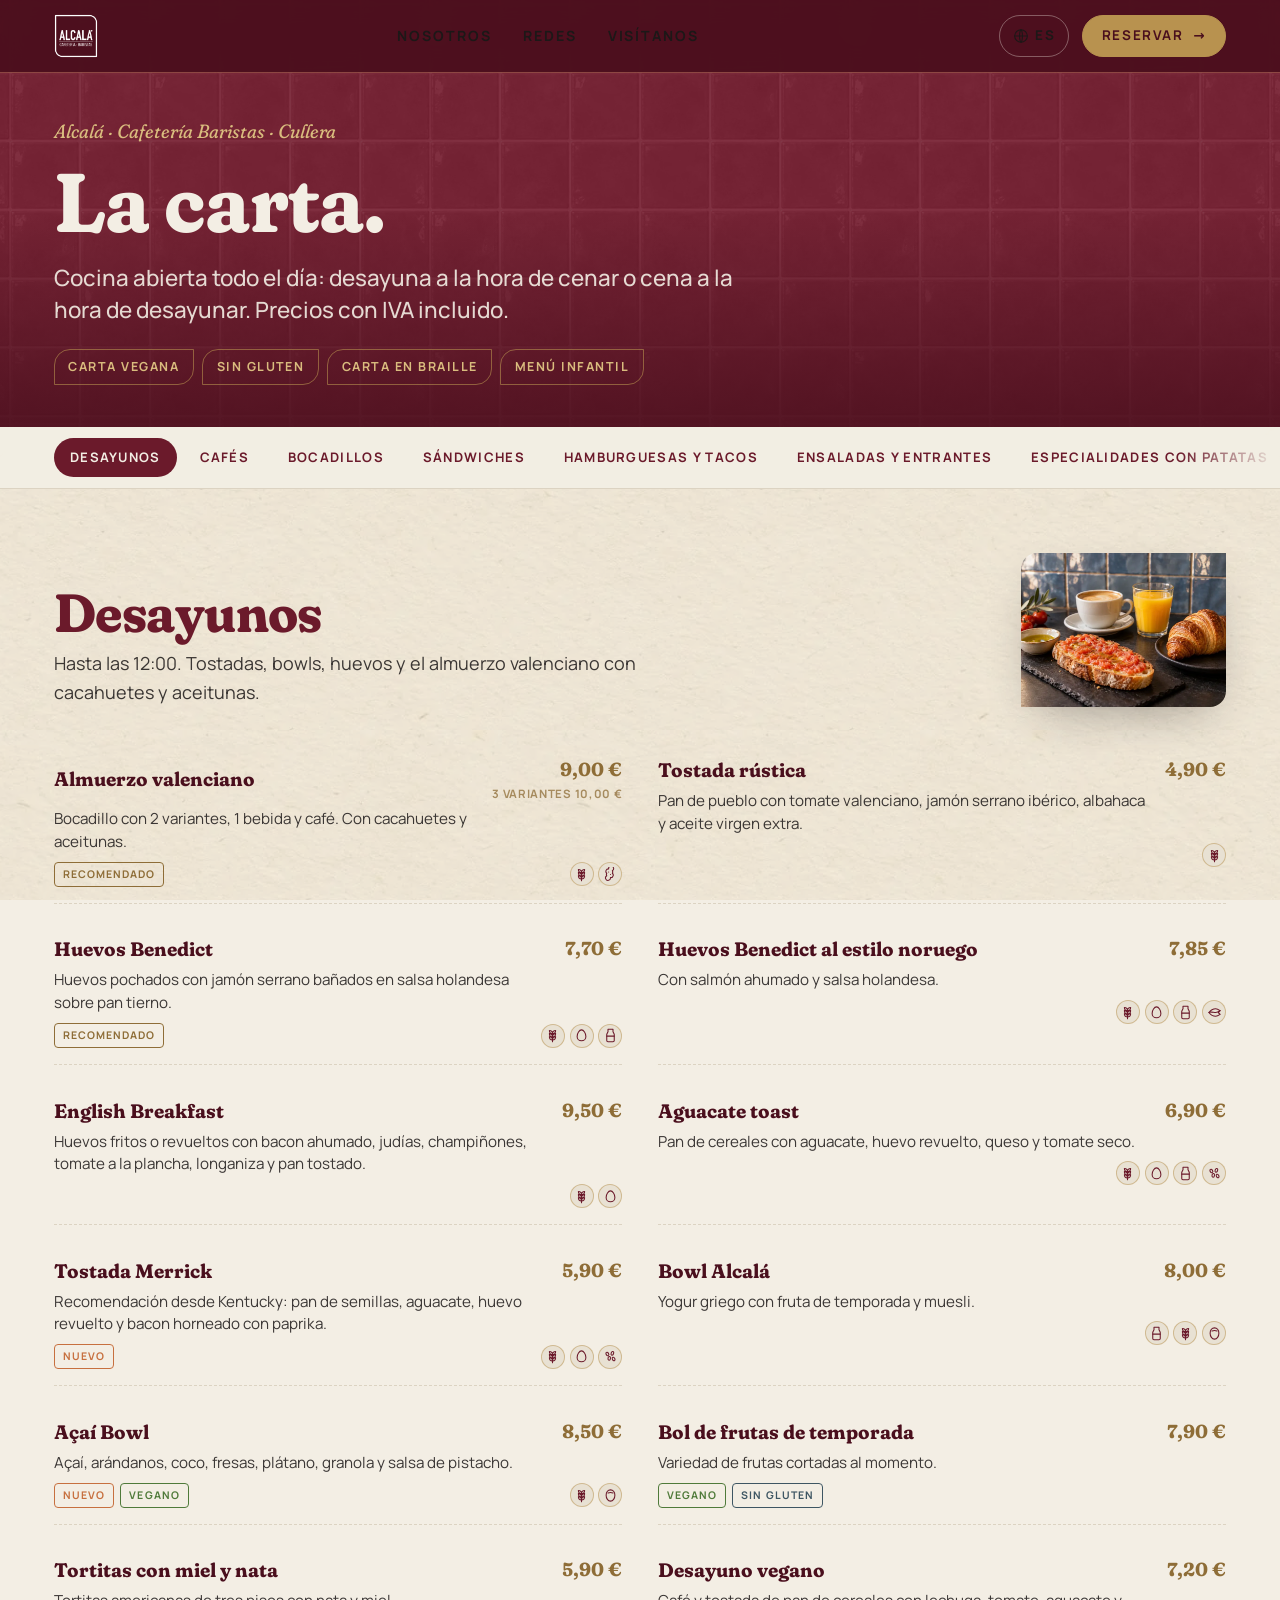
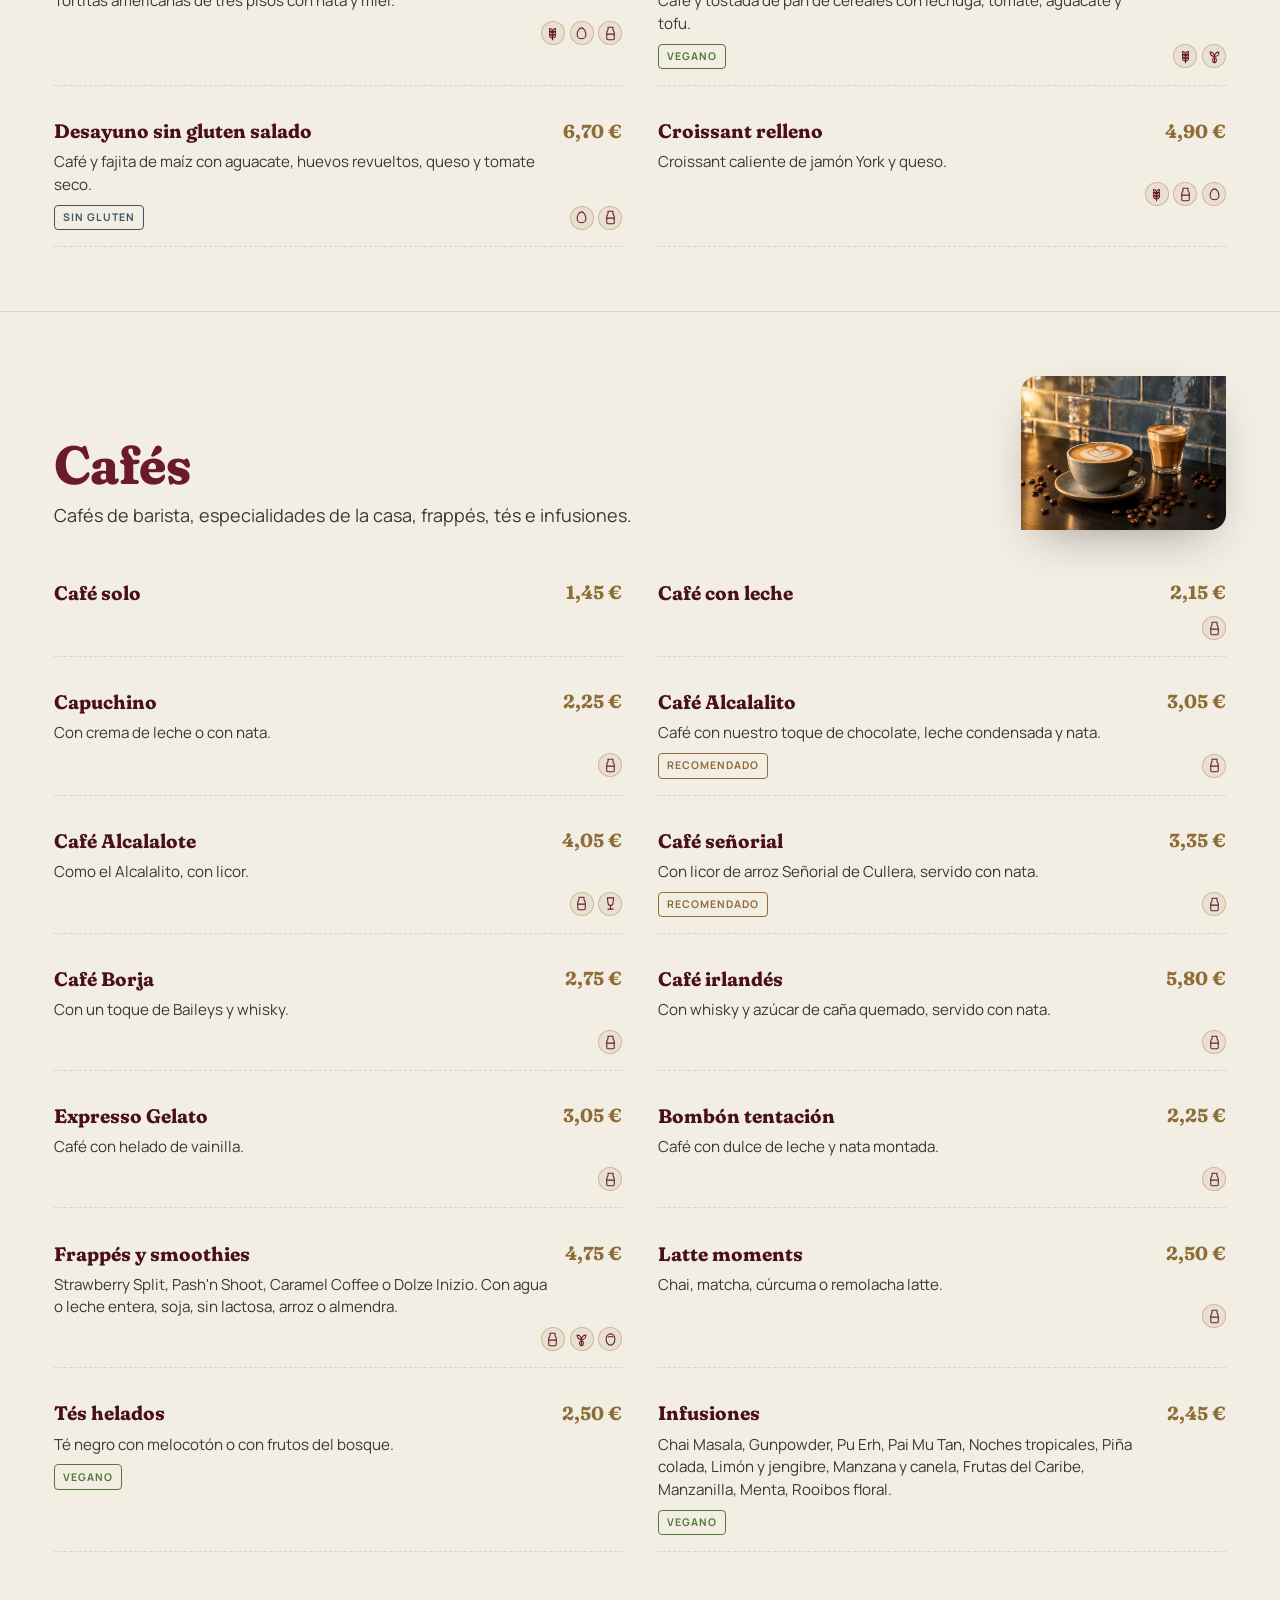
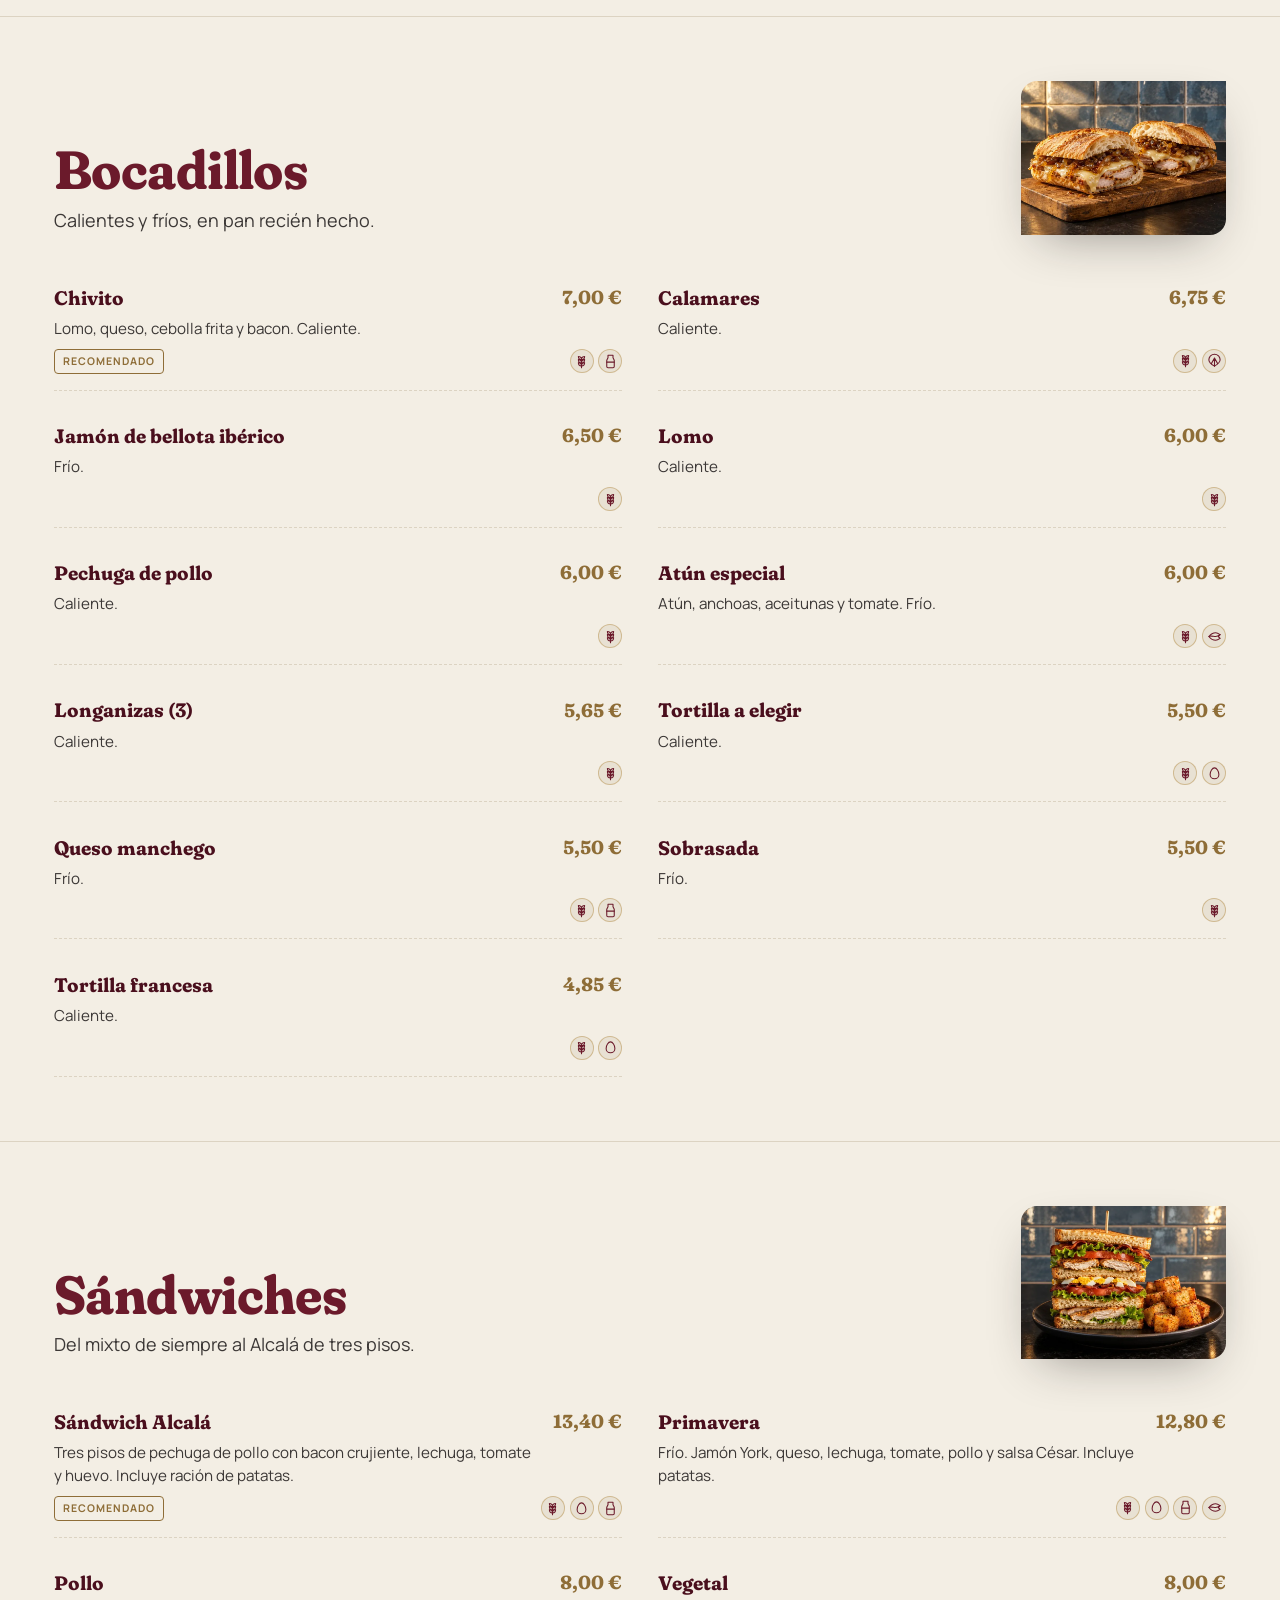
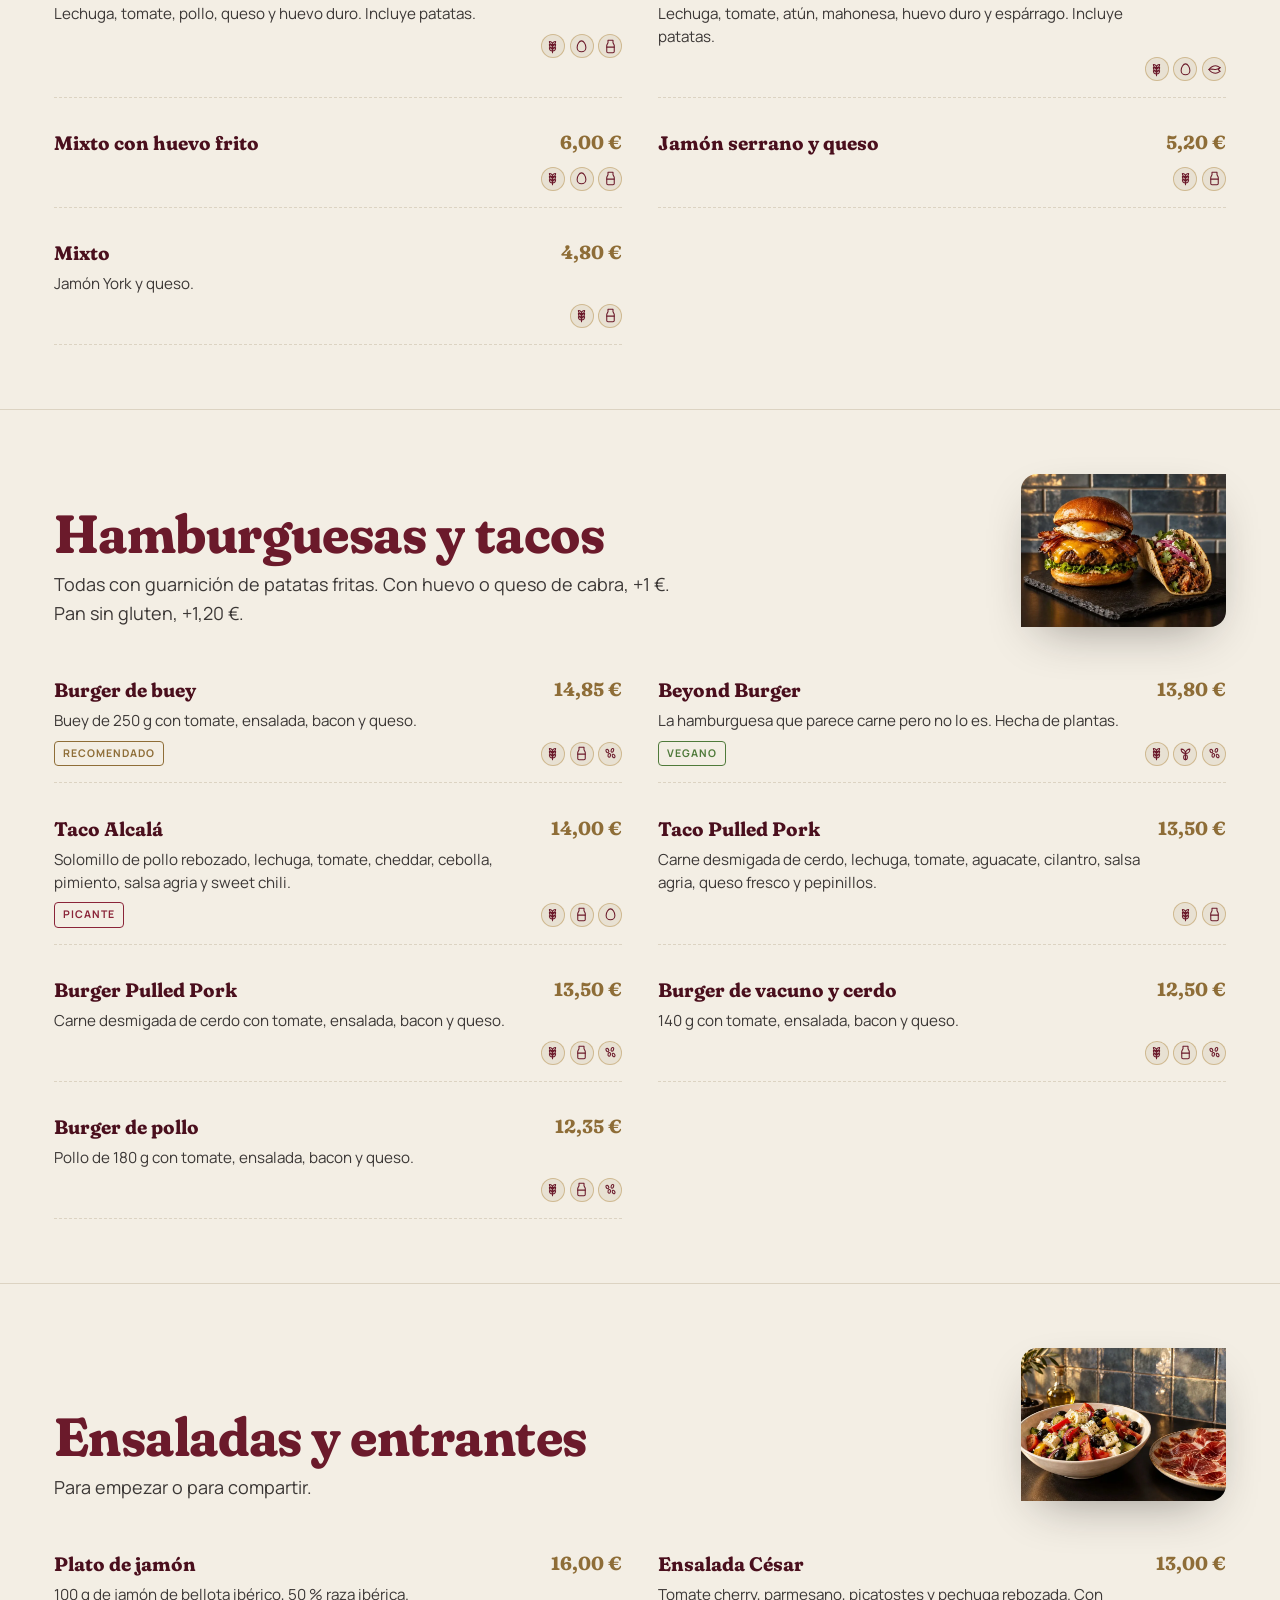
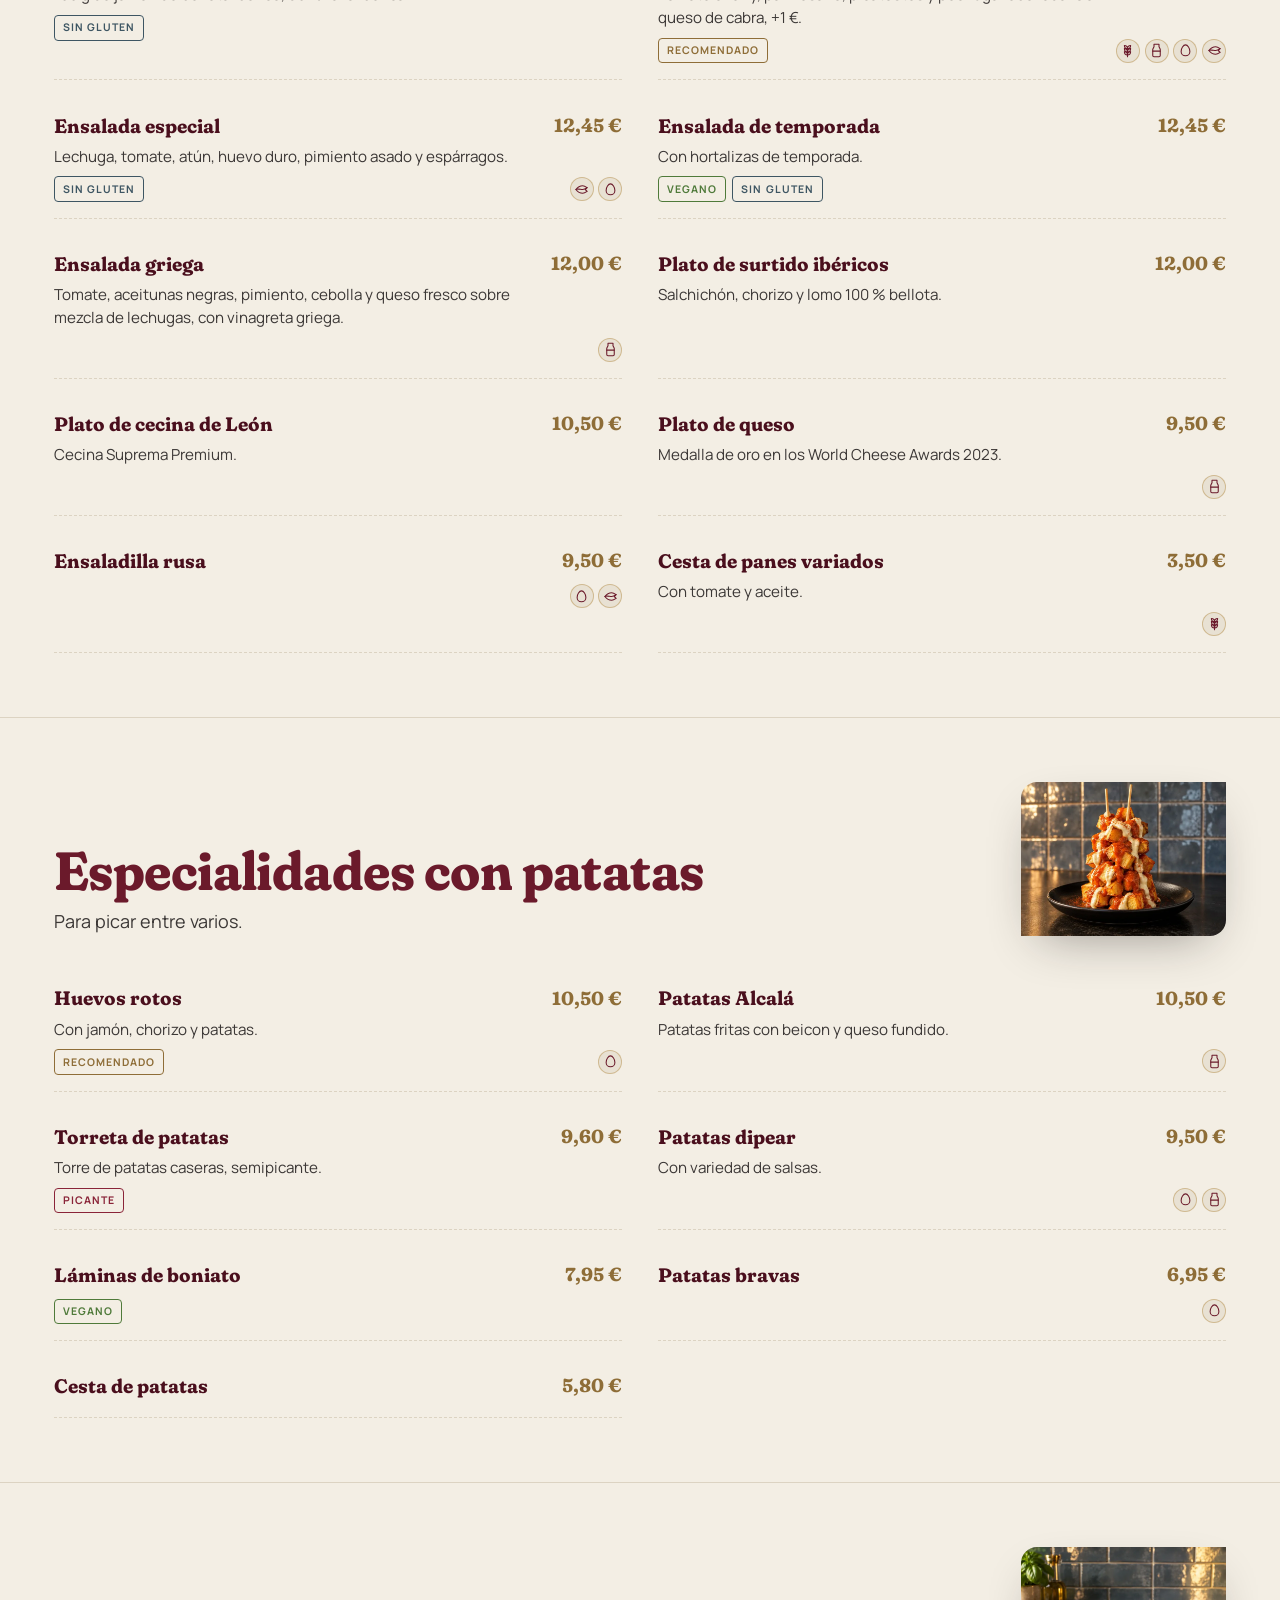
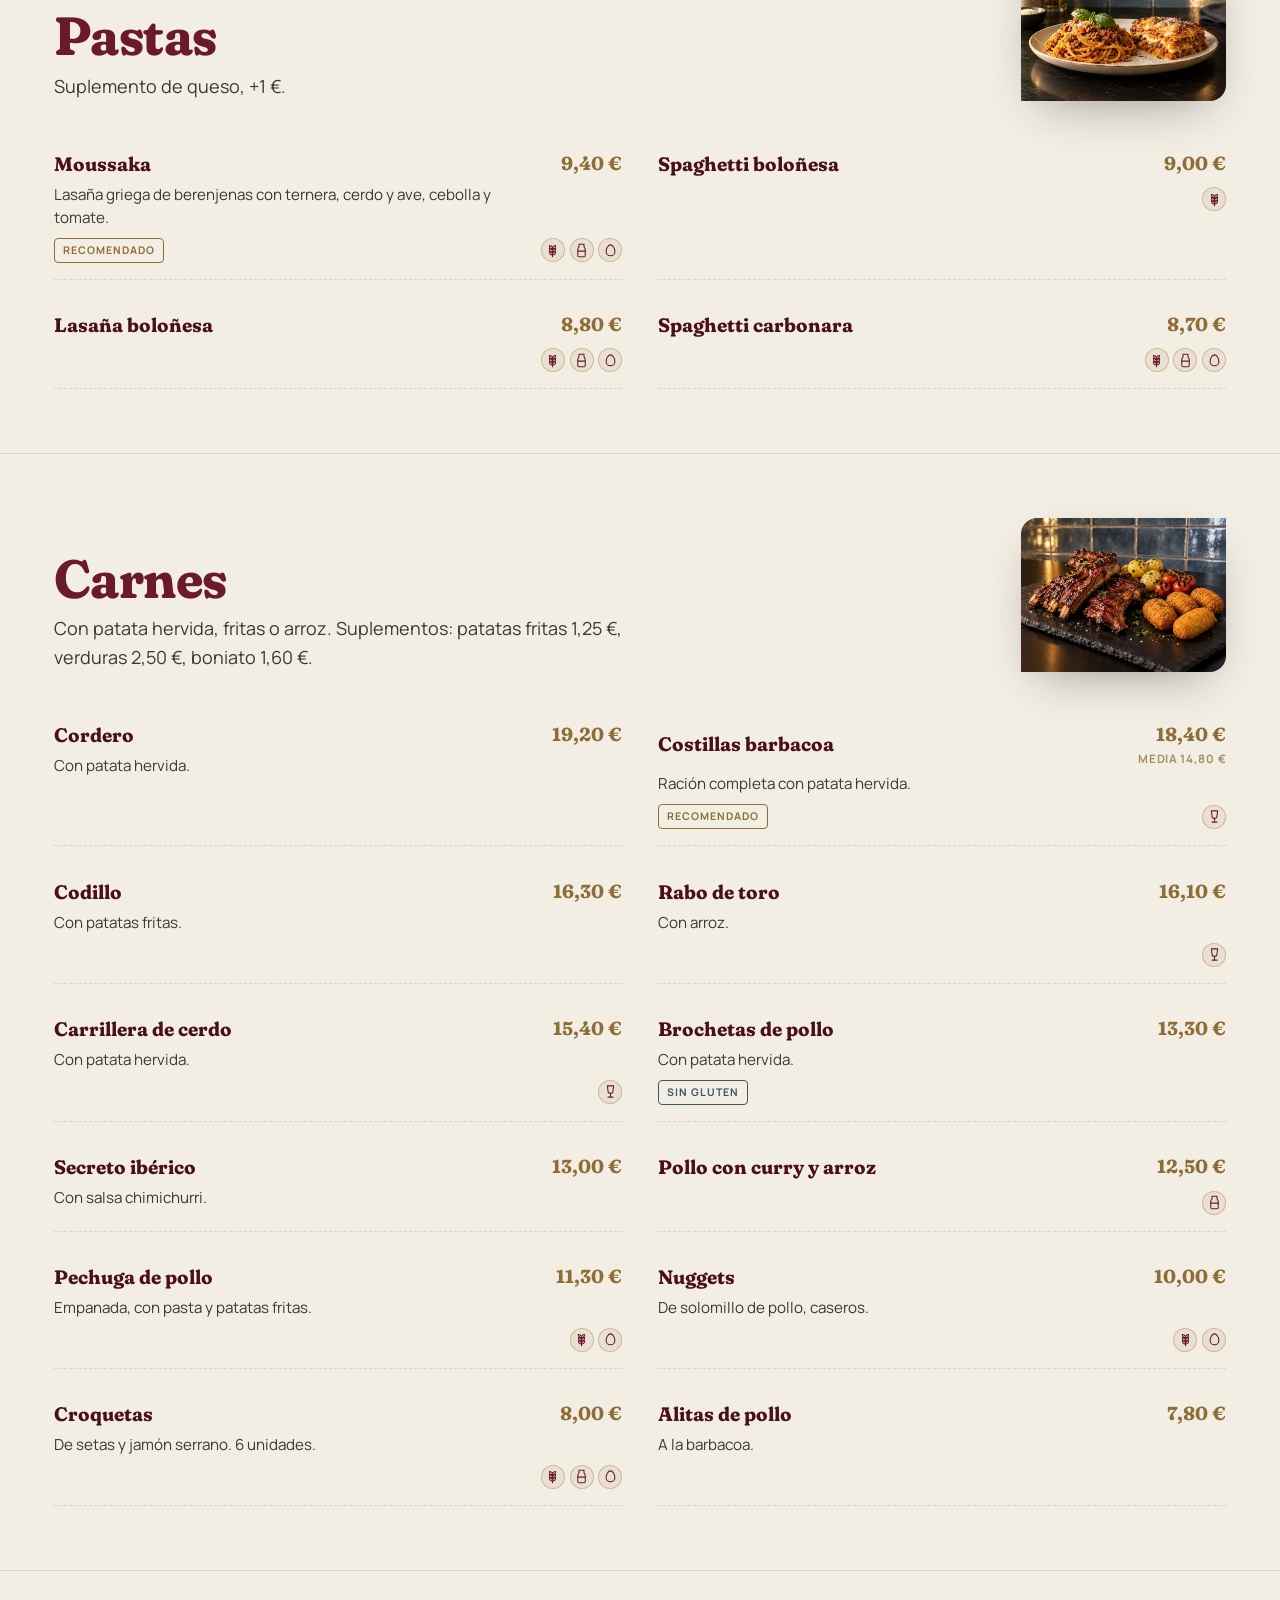
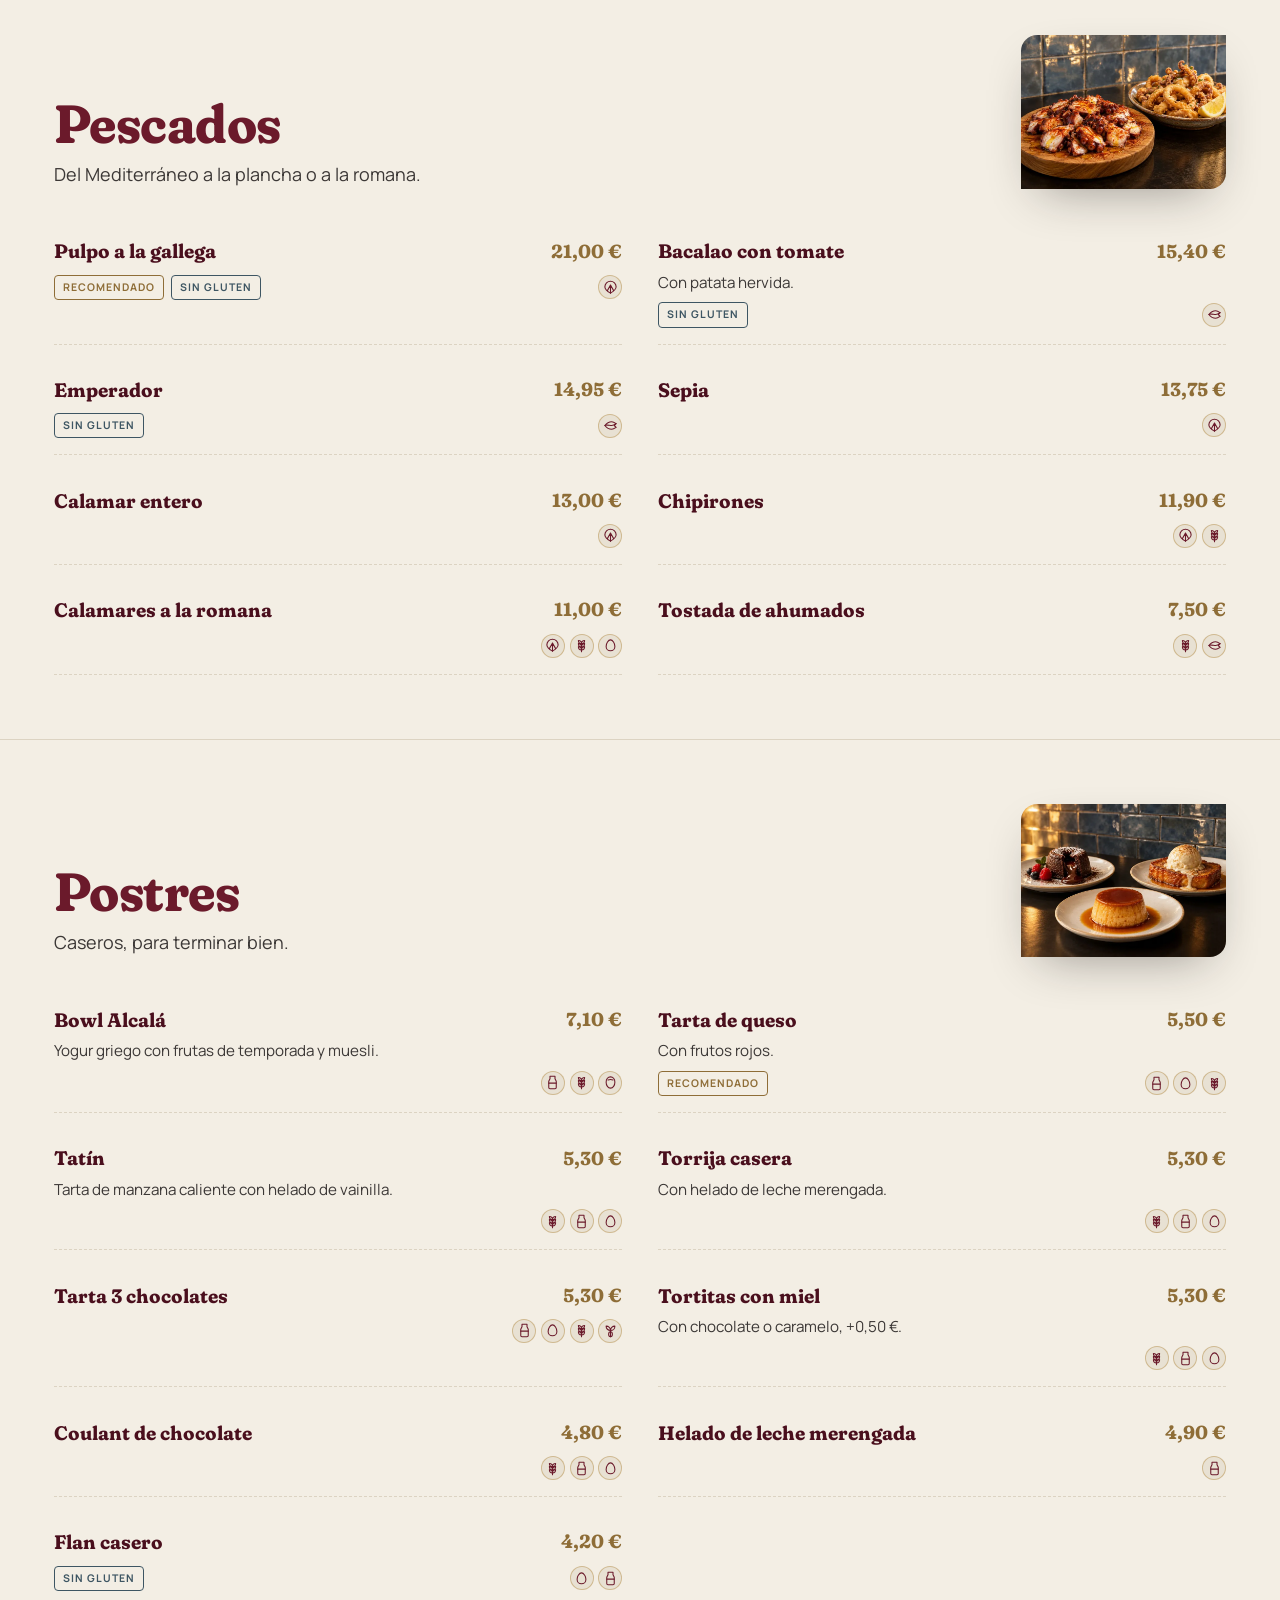
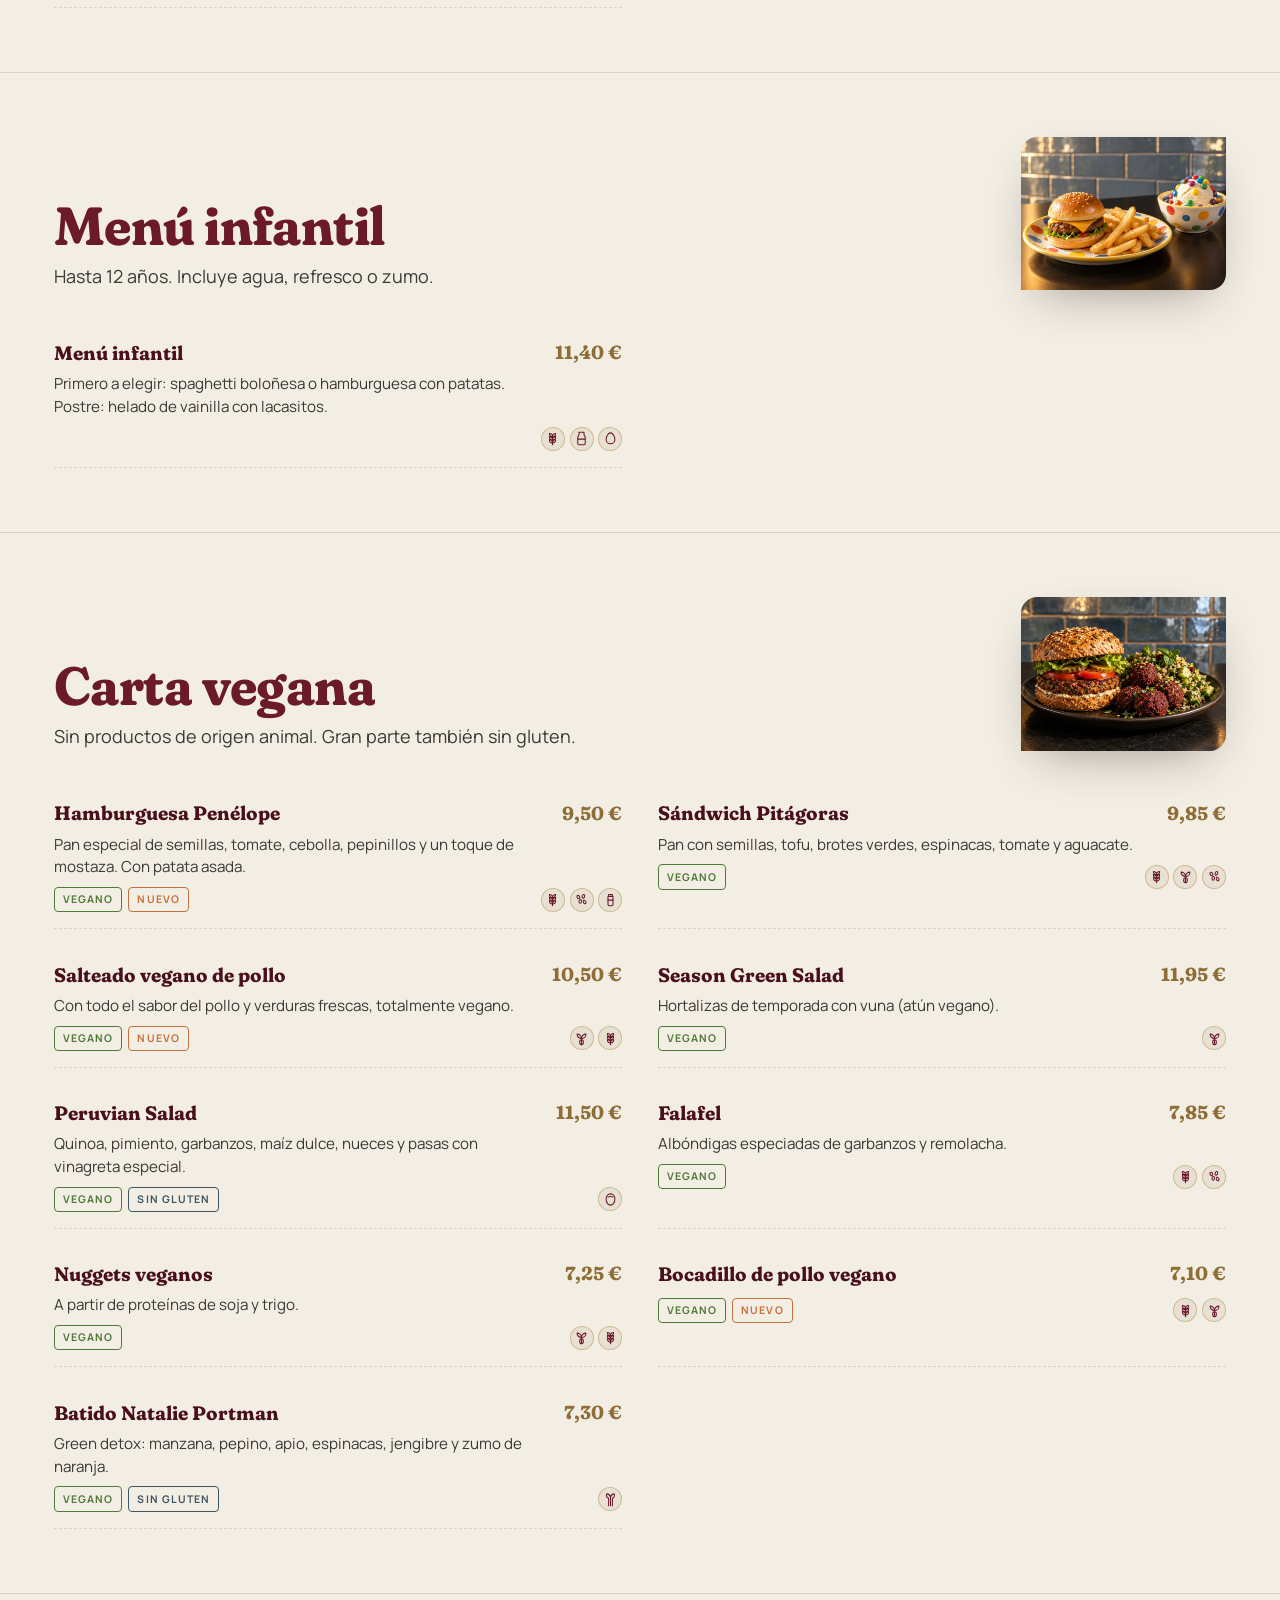
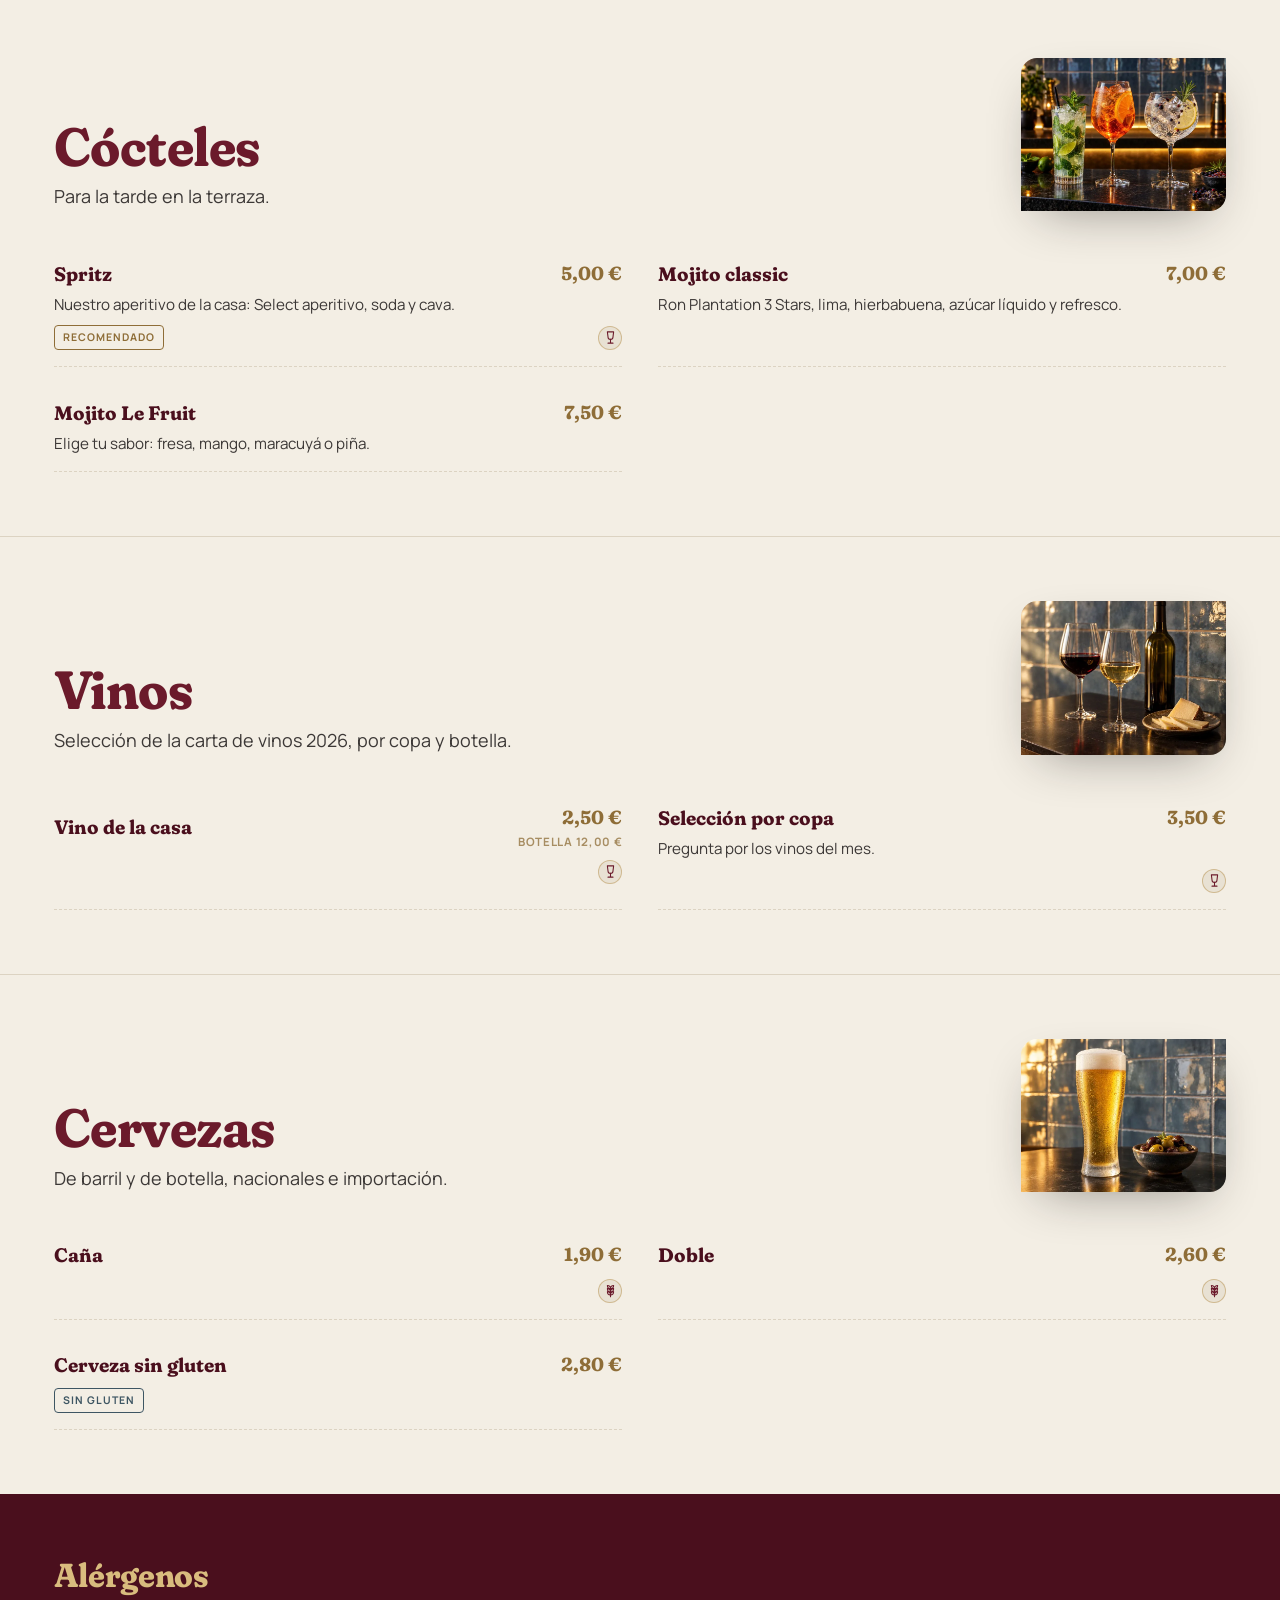
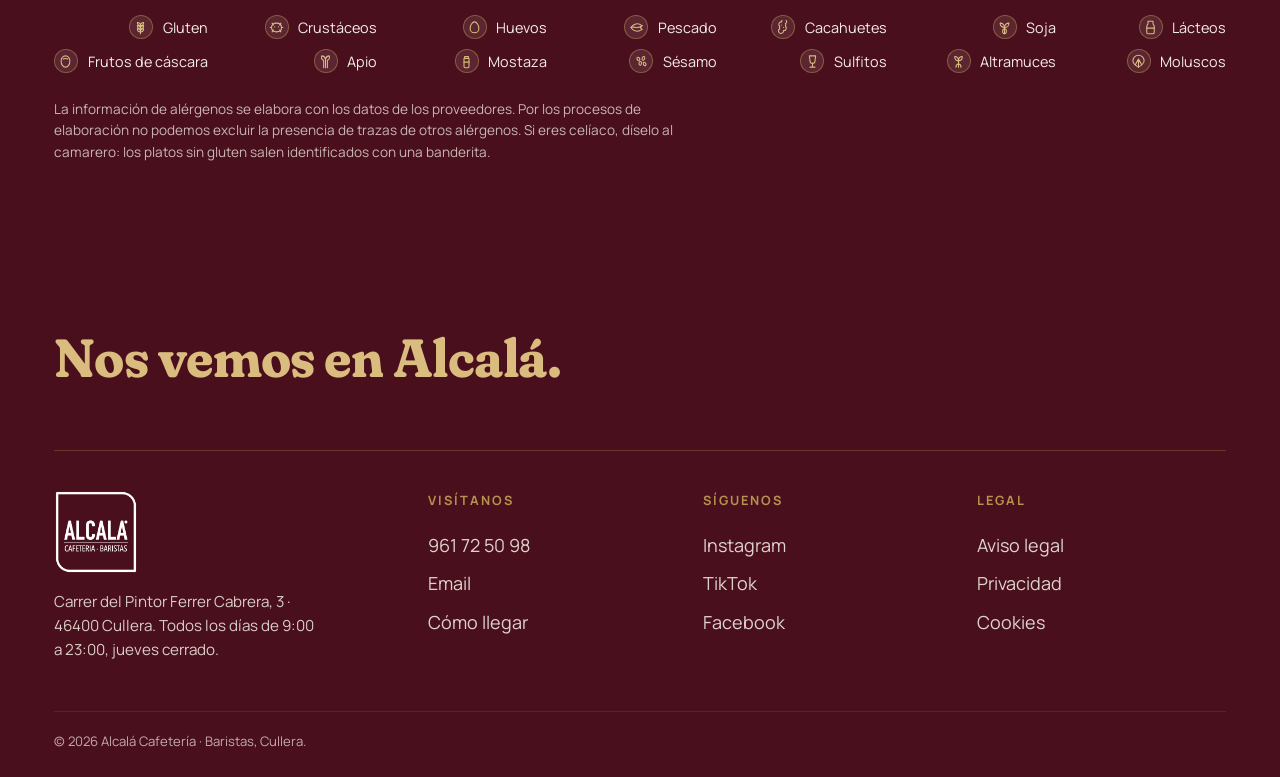
<file: site/carta/index.html>
<!doctype html>
<html lang="es">
<head>
<meta charset="utf-8">
<meta name="viewport" content="width=device-width, initial-scale=1">
<title>Carta de Alcalá Cullera: desayunos, bocadillos, carnes y cócteles</title>
<meta name="description" content="La carta de Alcalá Cafetería Baristas en Cullera: desayunos y almuerzo valenciano, bocadillos, hamburguesas, ensaladas, carnes, pescados, carta vegana y sin gluten, postres y cócteles. Con precios y alérgenos.">
<link rel="canonical" href="https://alcalacullera.com/carta/">
<meta name="theme-color" content="#4A0F1D">
<link rel="icon" href="../media/favicon.png" type="image/png">
<link rel="preload" href="../lib/fonts/fraunces-latin.woff2" as="font" type="font/woff2" crossorigin>
<link rel="preload" href="../lib/fonts/manrope-latin.woff2" as="font" type="font/woff2" crossorigin>
<link rel="stylesheet" href="../lib/fonts/fuentes.css">
<link rel="stylesheet" href="../css/base.css?v=7">
<link rel="stylesheet" href="../css/carta.css?v=2">
</head>
<body class="carta-pag">

<!-- iconos de los 14 alérgenos oficiales (UE 1169/2011) -->
<svg width="0" height="0" style="position:absolute" aria-hidden="true">
  <symbol id="alg-gluten" viewBox="0 0 24 24"><path d="M12 22V9"/><path d="M12 9c-3 0-5-2-5-5 3 0 5 2 5 5zM12 9c3 0 5-2 5-5-3 0-5 2-5 5zM12 14c-3 0-5-2-5-5 3 0 5 2 5 5zM12 14c3 0 5-2 5-5-3 0-5 2-5 5zM12 19c-3 0-5-2-5-5 3 0 5 2 5 5zM12 19c3 0 5-2 5-5-3 0-5 2-5 5z"/></symbol>
  <symbol id="alg-crustaceos" viewBox="0 0 24 24"><path d="M4 12c0-4 3-7 8-7s8 3 8 7-3 7-8 7-8-3-8-7z"/><path d="M4 12H2M20 12h2M7 8l-2-3M17 8l2-3M7 16l-2 3M17 16l2 3M9 11h.01M15 11h.01"/></symbol>
  <symbol id="alg-huevos" viewBox="0 0 24 24"><path d="M12 3c3.5 0 7 5.5 7 10.5A7 7 0 0 1 5 13.5C5 8.5 8.5 3 12 3z"/></symbol>
  <symbol id="alg-pescado" viewBox="0 0 24 24"><path d="M3 12c3-4 7-6 11-6 2 0 4 1 7 3-3 2-5 3-7 3-4 0-8-2-11 0z"/><path d="M3 12c3 4 7 6 11 6 2 0 4-1 7-3M21 9l-3 3 3 3M8 12h.01"/></symbol>
  <symbol id="alg-cacahuetes" viewBox="0 0 24 24"><path d="M9 3a4 4 0 0 0-3 7 4 4 0 0 0 0 4 4 4 0 1 0 6 3 4 4 0 0 0 3-7 4 4 0 0 0 0-4A4 4 0 1 0 9 3z"/><path d="M9 8h.01M12 12h.01M15 16h.01"/></symbol>
  <symbol id="alg-soja" viewBox="0 0 24 24"><path d="M12 22V12"/><path d="M12 12C8 12 5 9 5 5c4 0 7 3 7 7zM12 12c0-4 3-7 7-7 0 4-3 7-7 7z"/><ellipse cx="12" cy="18" rx="3" ry="4"/></symbol>
  <symbol id="alg-lacteos" viewBox="0 0 24 24"><path d="M8 2h8v4l2 4v10a2 2 0 0 1-2 2H8a2 2 0 0 1-2-2V10l2-4z"/><path d="M6 13h12"/></symbol>
  <symbol id="alg-cascara" viewBox="0 0 24 24"><path d="M12 3c4 0 7 3.5 7 8.5S16 21 12 21s-7-4.5-7-9.5S8 3 12 3z"/><path d="M8 8c2.5-1 5.5-1 8 0"/></symbol>
  <symbol id="alg-apio" viewBox="0 0 24 24"><path d="M9 22V10M15 22V10M12 22V8"/><path d="M9 10c-3-1-4-4-3-7 3 0 5 2 6 5M15 10c3-1 4-4 3-7-3 0-5 2-6 5"/></symbol>
  <symbol id="alg-mostaza" viewBox="0 0 24 24"><path d="M8 7h8v13a2 2 0 0 1-2 2h-4a2 2 0 0 1-2-2z"/><path d="M9 7V4h6v3M8 13h8"/></symbol>
  <symbol id="alg-sesamo" viewBox="0 0 24 24"><ellipse cx="7" cy="8" rx="2" ry="3" transform="rotate(-30 7 8)"/><ellipse cx="15" cy="7" rx="2" ry="3" transform="rotate(20 15 7)"/><ellipse cx="10" cy="15" rx="2" ry="3" transform="rotate(10 10 15)"/><ellipse cx="17" cy="16" rx="2" ry="3" transform="rotate(-25 17 16)"/></symbol>
  <symbol id="alg-sulfitos" viewBox="0 0 24 24"><path d="M7 3h10l-1 8a4 4 0 0 1-8 0z"/><path d="M12 15v6M8 21h8"/></symbol>
  <symbol id="alg-altramuces" viewBox="0 0 24 24"><path d="M12 21V11"/><path d="M12 11c-4 0-6-3-6-7 4 0 6 3 6 7zM12 11c4 0 6-3 6-7-4 0-6 3-6 7z"/><path d="M8 21c0-3 2-5 4-5s4 2 4 5"/></symbol>
  <symbol id="alg-moluscos" viewBox="0 0 24 24"><path d="M3 11a9 9 0 0 1 18 0c0 3-4 7-9 10C7 18 3 14 3 11z"/><path d="M12 21V8M7 17l5-9M17 17l-5-9"/></symbol>
</svg>

<header class="nav nav--fondo" id="nav">
  <a class="nav__logo" href="../" aria-label="Alcalá · volver a la portada"><img src="../media/logo-blanco.webp" alt="Alcalá" width="600" height="600"></a>
  <nav class="nav__links" aria-label="Principal">
    <a href="../#presentacion">Nosotros</a>
    <a href="../#redes">Redes</a>
    <a href="../#visitanos">Visítanos</a>
  </nav>
  <div class="nav__der">
    <div class="idiomas" data-idiomas>
      <button class="idiomas__btn" type="button" aria-haspopup="true" aria-expanded="false" aria-label="Cambiar idioma">
        <svg viewBox="0 0 24 24" aria-hidden="true"><circle cx="12" cy="12" r="9.5"/><path d="M2.5 12h19M12 2.5c2.8 3 2.8 16 0 19M12 2.5c-2.8 3-2.8 16 0 19"/></svg><span>ES</span>
      </button>
      <div class="idiomas__lista" role="menu">
        <a href="./" hreflang="es" lang="es" aria-current="true"><b>ES</b> Español</a>
        <a href="../va/carta/" hreflang="ca-ES" lang="ca-ES-valencia"><b>VA</b> Valencià</a>
        <a href="../en/carta/" hreflang="en" lang="en"><b>EN</b> English</a>
        <a href="../fr/carta/" hreflang="fr" lang="fr"><b>FR</b> Français</a>
        <a href="../pl/carta/" hreflang="pl" lang="pl"><b>PL</b> Polski</a>
        <a href="../ru/carta/" hreflang="ru" lang="ru"><b>RU</b> Русский</a>
        <a href="../uk/carta/" hreflang="uk" lang="uk"><b>UK</b> Українська</a>
      </div>
    </div>
    <a class="btn btn--lleno nav__cta" href="tel:+34961725098">Reservar</a>
    <button class="nav__menu" id="menuBtn" aria-label="Abrir menú" aria-controls="menu" aria-expanded="false"><span></span><span></span><span></span></button>
  </div>
</header>

<header class="carta__cab">
  <div class="caja">
    <p class="ceja">Alcalá · Cafetería Baristas · Cullera</p>
    <h1 class="titular">La carta.</h1>
    <p class="grande">Cocina abierta todo el día: desayuna a la hora de cenar o cena a la hora de desayunar. Precios con IVA incluido.</p>
    <div class="carta__sellos"><span>Carta vegana</span><span>Sin gluten</span><span>Carta en braille</span><span>Menú infantil</span></div>
  </div>
</header>

<div class="tabs" id="tabsWrap">
  <div class="caja tabs__in" id="tabs">
    <label class="buscar"><svg viewBox="0 0 24 24" aria-hidden="true"><circle cx="11" cy="11" r="7"/><path d="M20 20l-4-4"/></svg><input type="search" id="buscar" placeholder="Buscar un plato…" aria-label="Buscar en la carta"></label>
  </div>
</div>

<main id="cartaCont" aria-label="Carta"></main>

<section class="leyenda" aria-labelledby="t-alg">
  <div class="caja">
    <h2 class="titular t-m" id="t-alg">Alérgenos</h2>
    <ul id="leyendaLista"></ul>
    <p>La información de alérgenos se elabora con los datos de los proveedores. Por los procesos de elaboración no podemos excluir la presencia de trazas de otros alérgenos. Si eres celíaco, díselo al camarero: los platos sin gluten salen identificados con una banderita.</p>
  </div>
</section>

<footer class="pie">
  <div class="caja">
    <p class="titular t-l">Nos vemos en Alcalá.</p>
    <div class="pie__cols">
      <div class="pie__marca">
        <a class="pie__logo" href="../" aria-label="Alcalá, portada"><img src="../media/logo-blanco.webp" alt="Alcalá" width="600" height="600" loading="lazy"></a>
        <p>Carrer del Pintor Ferrer Cabrera, 3 · 46400 Cullera. Todos los días de 9:00 a 23:00, jueves cerrado.</p>
      </div>
      <nav aria-label="Visítanos"><h4>Visítanos</h4><a href="tel:+34961725098">961 72 50 98</a><a href="mailto:cafeteriaalcala@hotmail.es">Email</a><a href="https://www.google.com/maps/dir/?api=1&destination=Cafeter%C3%ADa+Alcal%C3%A1,+C.+del+Pintor+Ferrer+Cabrera,+3,+46400+Cullera" target="_blank" rel="noopener">Cómo llegar</a></nav>
      <nav aria-label="Síguenos"><h4>Síguenos</h4><a href="https://instagram.com/cafeteriaalcala" target="_blank" rel="noopener">Instagram</a><a href="https://www.tiktok.com/@cafeteriaalcala" target="_blank" rel="noopener">TikTok</a><a href="https://www.facebook.com/cafeteria.alcala/" target="_blank" rel="noopener">Facebook</a></nav>
      <nav aria-label="Legal"><h4>Legal</h4><a href="../aviso-legal/">Aviso legal</a><a href="../privacidad/">Privacidad</a><a href="../cookies/">Cookies</a></nav>
    </div>
    <div class="pie__legal"><span>© <span id="yr">2026</span> Alcalá Cafetería · Baristas, Cullera.</span></div>
  </div>
</footer>

<div class="menu" id="menu" role="dialog" aria-modal="true" aria-label="Menú de navegación">
  <button class="menu__cerrar" id="menuCerrar" aria-label="Cerrar menú">✕</button>
  <a href="../">Inicio</a>
  <a href="../#presentacion">Nosotros</a>
  <a href="../#redes">Redes</a>
  <a href="../#visitanos">Visítanos</a>
  <a href="./" class="menu__carta">Carta</a>
  <nav class="idiomas-fila" aria-label="Idioma">
    <a href="./" aria-current="true">ES</a><a href="../va/carta/">VA</a><a href="../en/carta/">EN</a><a href="../fr/carta/">FR</a><a href="../pl/carta/">PL</a><a href="../ru/carta/">RU</a><a href="../uk/carta/">UK</a>
  </nav>
</div>

<div class="flotante" aria-label="Contacto rápido">
  <a href="tel:+34961725098" aria-label="Llamar al 961 72 50 98"><svg viewBox="0 0 24 24"><path d="M22 16.9v3a2 2 0 0 1-2.2 2 19.8 19.8 0 0 1-8.6-3.1 19.5 19.5 0 0 1-6-6A19.8 19.8 0 0 1 2.1 4.2 2 2 0 0 1 4.1 2h3a2 2 0 0 1 2 1.7c.1.9.4 1.8.7 2.7a2 2 0 0 1-.5 2.1L8 9.8a16 16 0 0 0 6 6l1.3-1.3a2 2 0 0 1 2.1-.4c.9.3 1.8.6 2.7.7a2 2 0 0 1 1.9 2.1z"/></svg></a>
  <a href="https://www.google.com/maps/dir/?api=1&destination=Cafeter%C3%ADa+Alcal%C3%A1,+C.+del+Pintor+Ferrer+Cabrera,+3,+46400+Cullera" target="_blank" rel="noopener" aria-label="Cómo llegar"><svg viewBox="0 0 24 24"><path d="M12 22s7-6.3 7-12a7 7 0 1 0-14 0c0 5.7 7 12 7 12z"/><circle cx="12" cy="10" r="2.5"/></svg></a>
</div>

<script src="../js/carta-datos.js?v=1"></script>
<script src="../js/carta.js?v=2"></script>
<script src="../lib/lenis.min.js" defer></script>
<script src="../js/base.js?v=2" defer></script>
<script>
(function(){ var ul = document.getElementById('leyendaLista'); if(!ul) return;
  ul.innerHTML = (window.ALERGENOS || []).map(function(a){ return '<li><span class="alg"><i><svg><use href="#alg-' + a.id + '"/></svg></i></span>' + a.n + '</li>'; }).join(''); })();
</script>
</body>
</html>
</file>
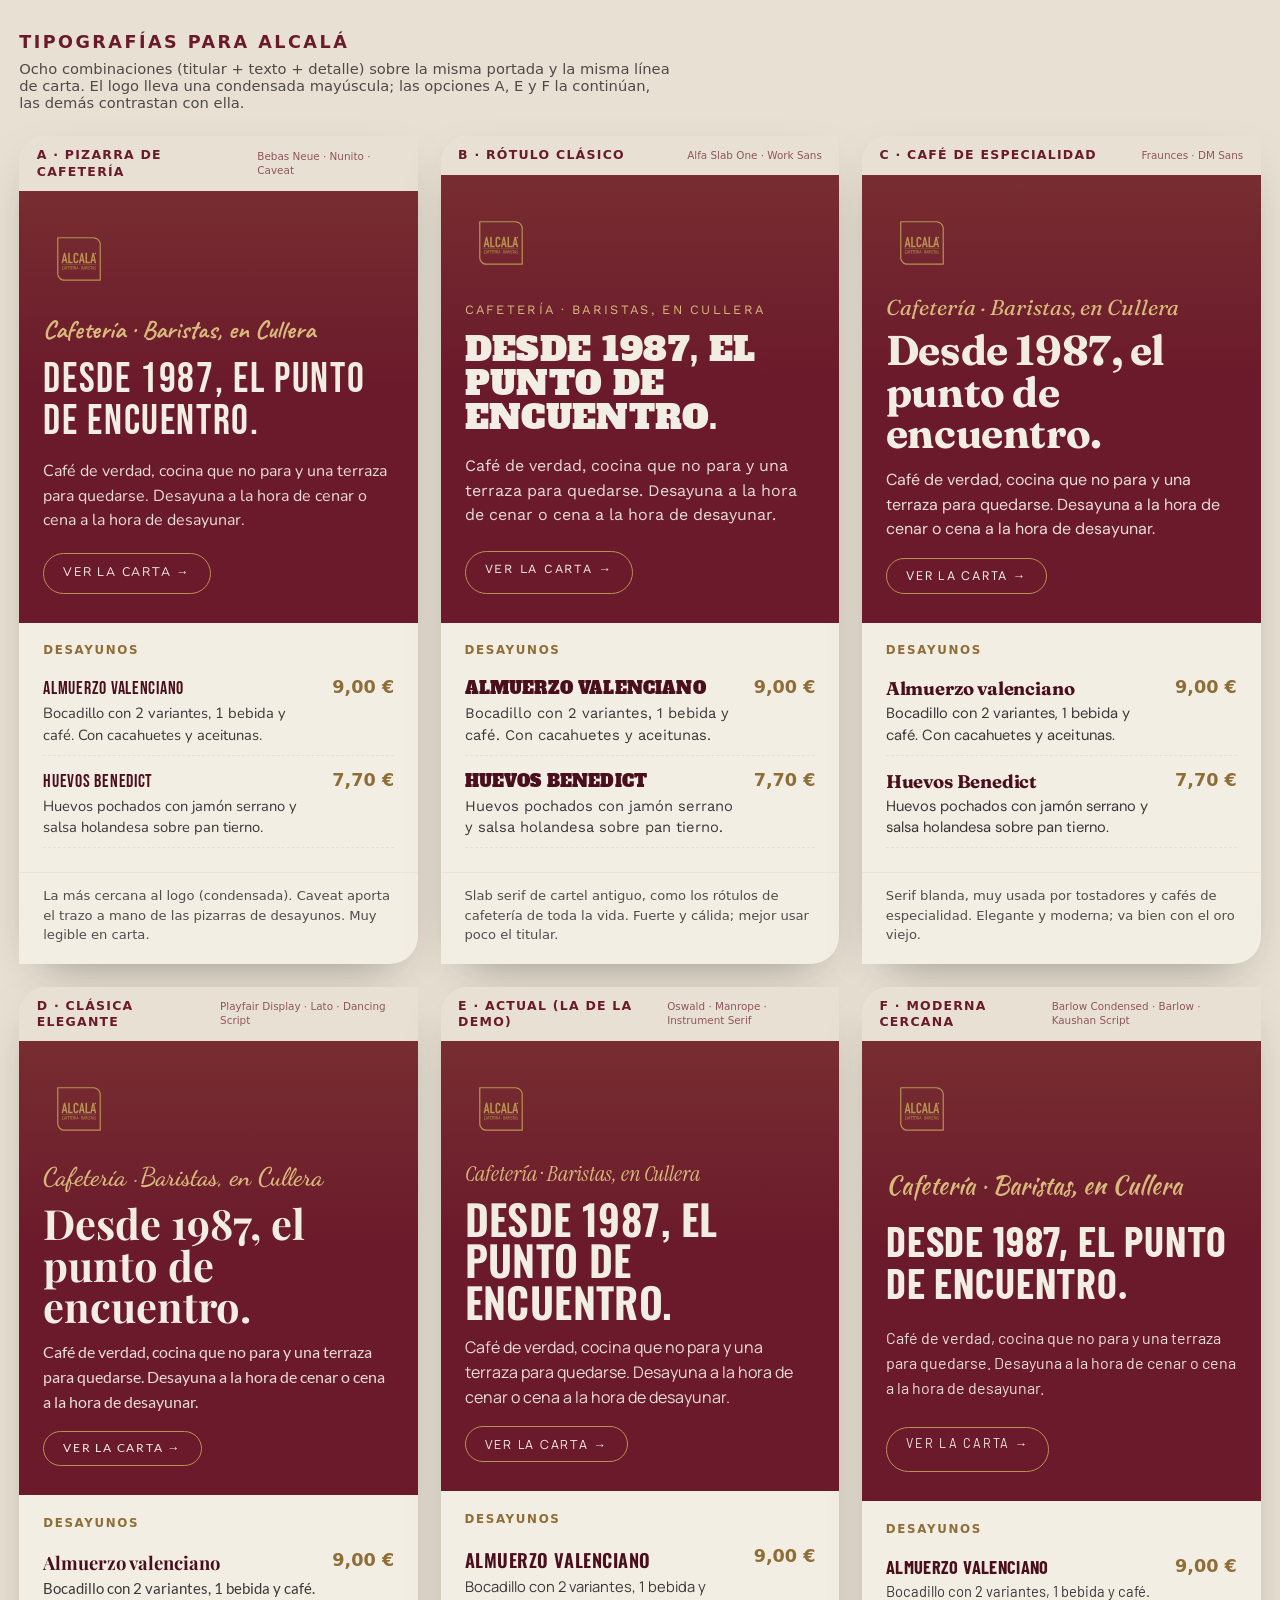
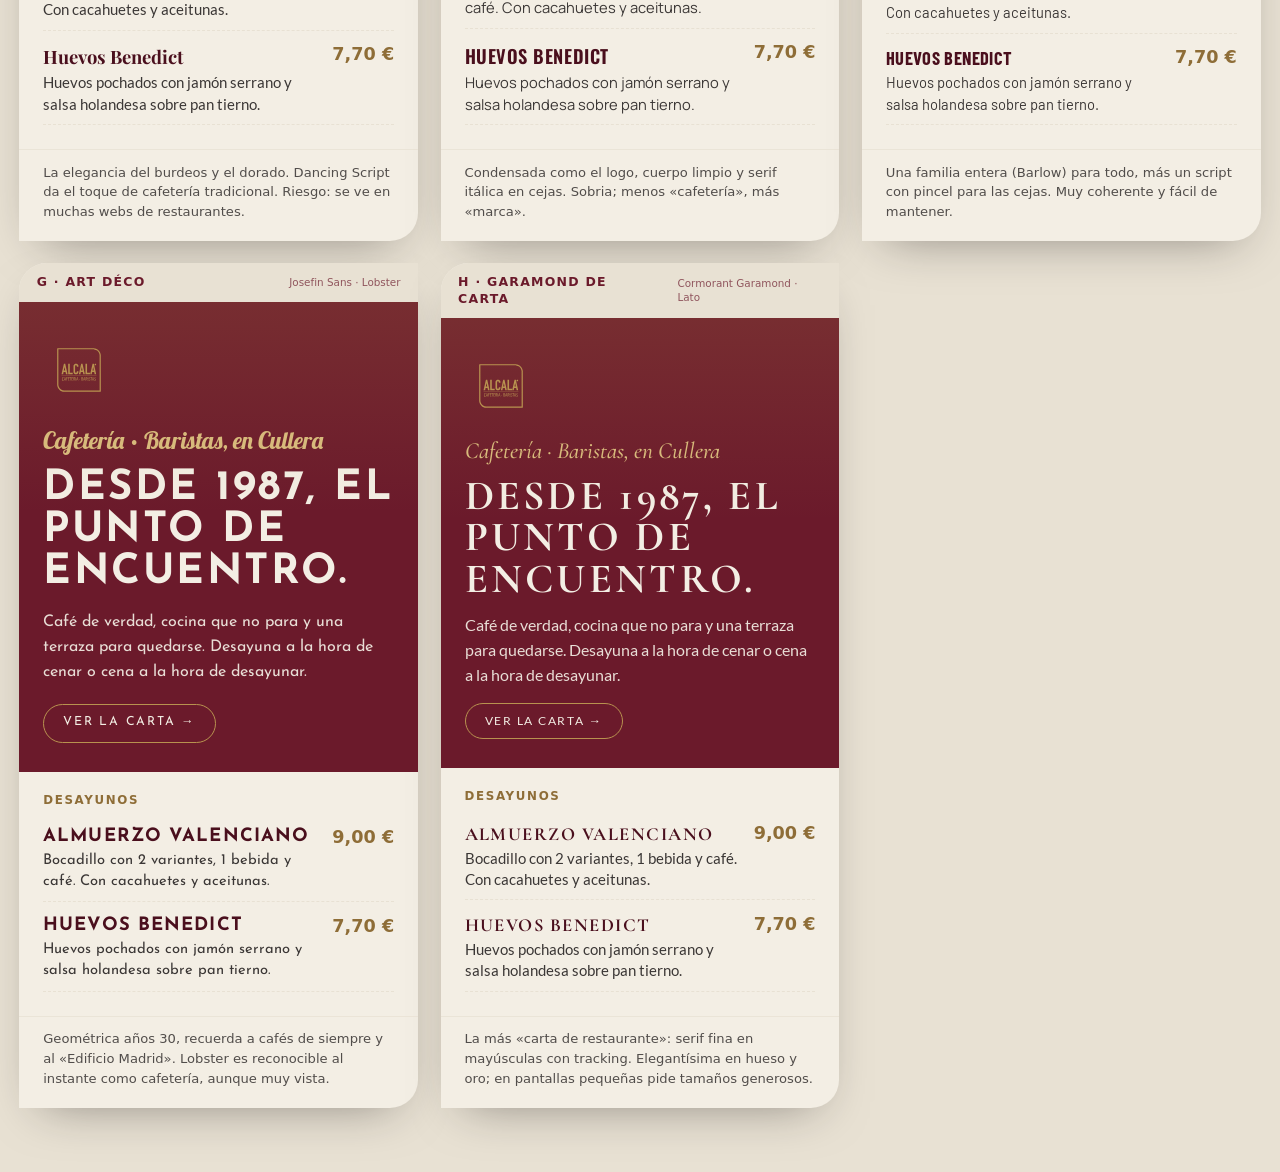
<file: site/tipografias/index.html>
<!doctype html>
<html lang="es">
<head>
<meta charset="utf-8">
<meta name="viewport" content="width=device-width, initial-scale=1">
<title>Tipografías · Alcalá</title>
<meta name="robots" content="noindex">
<!-- muestras: las fuentes se cargan de Google Fonts sólo para comparar; la elegida se autoalojará -->

<link rel="stylesheet" href="../lib/fonts/fuentes.css">
<link rel="stylesheet" href="fuentes/fuentes.css">
<style>
  :root{ --burdeos:#6B1A2B; --burdeos-2:#4A0F1D; --hueso:#F3EEE4; --hueso-2:#E8E1D3; --oro:#B8924F; --oro-claro:#D9BC7E; --oro-oscuro:#8E6D37; --carbon:#1C1818; --azulejo-2:#3E5663 }
  *{ box-sizing:border-box }
  body{ margin:0; background:var(--hueso-2); color:var(--carbon); font-family:system-ui,sans-serif; padding:2rem 1.2rem 4rem }
  h1{ font:600 1.1rem/1.2 system-ui; text-transform:uppercase; letter-spacing:.14em; color:var(--burdeos); margin:0 0 .4rem }
  .intro{ max-width:70ch; opacity:.75; font-size:.92rem; margin:0 0 1.6rem }
  .rejilla{ display:grid; grid-template-columns:repeat(auto-fit,minmax(380px,1fr)); gap:1.4rem; max-width:1500px; margin:0 auto }
  .op{ border-radius:28px 0 28px 0; overflow:hidden; box-shadow:0 18px 50px -24px rgba(28,24,24,.5); background:var(--hueso); display:grid; grid-template-rows:auto 1fr auto }
  .op__cab{ display:flex; justify-content:space-between; align-items:center; gap:1rem; padding:.7rem 1.1rem; background:var(--hueso-2); font:600 .78rem/1.3 system-ui; letter-spacing:.1em; text-transform:uppercase; color:var(--burdeos) }
  .op__cab small{ font-weight:400; text-transform:none; letter-spacing:0; opacity:.7 }
  .hero{ background:var(--burdeos); color:var(--hueso); padding:2rem 1.5rem 1.8rem; position:relative; display:grid; gap:.6rem }
  .hero::after{ content:""; position:absolute; inset:0 0 auto 0; height:45%; background:linear-gradient(180deg, rgba(184,146,79,.16), transparent); pointer-events:none }
  .hero .logo{ width:72px; aspect-ratio:1; background:var(--oro); -webkit-mask:url(../media/logo.svg) center/contain no-repeat; mask:url(../media/logo.svg) center/contain no-repeat; margin-bottom:.4rem }
  .ceja{ color:var(--oro-claro); font-size:1.25rem; line-height:1.2 }
  .tit{ font-size:2.6rem; line-height:1; margin:0; text-transform:uppercase; letter-spacing:.01em }
  .p{ font-size:1rem; line-height:1.55; margin:.2rem 0 0; opacity:.92; max-width:40ch }
  .btn{ justify-self:start; margin-top:.4rem; padding:.55rem 1.2rem; border:1.5px solid var(--oro); border-radius:999px; font-size:.78rem; letter-spacing:.14em; text-transform:uppercase; color:var(--hueso) }
  .carta{ padding:1.3rem 1.5rem 1.5rem; display:grid; gap:.3rem }
  .carta h3{ margin:0 0 .4rem; font-size:.74rem; letter-spacing:.14em; text-transform:uppercase; color:var(--oro-oscuro); font-family:system-ui }
  .plato{ display:grid; grid-template-columns:1fr auto; gap:.2rem .8rem; padding:.55rem 0; border-bottom:1px dashed var(--hueso-2) }
  .plato b{ font-size:1.15rem; text-transform:uppercase; letter-spacing:.03em; color:var(--burdeos-2); font-weight:600 }
  .plato i{ grid-column:1; font-style:normal; font-size:.92rem; opacity:.85; line-height:1.45 }
  .plato span{ font-size:1.1rem; color:var(--oro-oscuro); font-weight:700 }
  .nota{ padding:.8rem 1.5rem 1.2rem; font:.82rem/1.5 system-ui; opacity:.75; border-top:1px solid var(--hueso-2) }
  /* ===== opciones ===== */
  .A .tit, .A .plato b{ font-family:"Bebas Neue"; font-weight:400; letter-spacing:.04em } .A .p, .A .plato i, .A .btn{ font-family:"Nunito" } .A .ceja{ font-family:"Caveat"; font-weight:700; font-size:1.6rem }
  .B .tit, .B .plato b{ font-family:"Alfa Slab One"; font-weight:400; letter-spacing:.01em; font-size:2.1rem } .B .plato b{ font-size:1.05rem } .B .p, .B .plato i, .B .btn{ font-family:"Work Sans" } .B .ceja{ font-family:"Work Sans"; text-transform:uppercase; letter-spacing:.18em; font-size:.8rem }
  .C .tit, .C .plato b{ font-family:"Fraunces"; font-variation-settings:"SOFT" 100; font-weight:700; text-transform:none; letter-spacing:-.01em } .C .p, .C .plato i, .C .btn{ font-family:"DM Sans" } .C .ceja{ font-family:"Fraunces"; font-style:italic; font-weight:400; font-size:1.35rem }
  .D .tit, .D .plato b{ font-family:"Playfair Display"; font-weight:700; text-transform:none; letter-spacing:0 } .D .p, .D .plato i, .D .btn{ font-family:"Lato" } .D .ceja{ font-family:"Dancing Script"; font-weight:600; font-size:1.6rem }
  .E .tit, .E .plato b{ font-family:"Oswald"; font-weight:600 } .E .p, .E .plato i, .E .btn{ font-family:"Manrope" } .E .ceja{ font-family:"Instrument Serif"; font-style:italic; font-size:1.4rem }
  .F .tit, .F .plato b{ font-family:"Barlow Condensed"; font-weight:700; letter-spacing:.02em } .F .p, .F .plato i, .F .btn{ font-family:"Barlow" } .F .ceja{ font-family:"Kaushan Script"; font-size:1.5rem }
  .G .tit, .G .plato b{ font-family:"Josefin Sans"; font-weight:700; letter-spacing:.06em } .G .p, .G .plato i, .G .btn{ font-family:"Josefin Sans"; font-weight:400 } .G .ceja{ font-family:"Lobster"; font-size:1.5rem }
  .H .tit, .H .plato b{ font-family:"Cormorant Garamond"; font-weight:700; text-transform:uppercase; letter-spacing:.08em } .H .p, .H .plato i, .H .btn{ font-family:"Lato" } .H .ceja{ font-family:"Cormorant Garamond"; font-style:italic; font-weight:500; font-size:1.45rem }
</style>
</head>
<body>
<h1>Tipografías para Alcalá</h1>
<p class="intro">Ocho combinaciones (titular + texto + detalle) sobre la misma portada y la misma línea de carta. El logo lleva una condensada mayúscula; las opciones A, E y F la continúan, las demás contrastan con ella.</p>
<div class="rejilla" id="rejilla"></div>
<script>
var OPS = [
  { k:'A', n:'Pizarra de cafetería', f:'Bebas Neue · Nunito · Caveat', nota:'La más cercana al logo (condensada). Caveat aporta el trazo a mano de las pizarras de desayunos. Muy legible en carta.' },
  { k:'B', n:'Rótulo clásico', f:'Alfa Slab One · Work Sans', nota:'Slab serif de cartel antiguo, como los rótulos de cafetería de toda la vida. Fuerte y cálida; mejor usar poco el titular.' },
  { k:'C', n:'Café de especialidad', f:'Fraunces · DM Sans', nota:'Serif blanda, muy usada por tostadores y cafés de especialidad. Elegante y moderna; va bien con el oro viejo.' },
  { k:'D', n:'Clásica elegante', f:'Playfair Display · Lato · Dancing Script', nota:'La elegancia del burdeos y el dorado. Dancing Script da el toque de cafetería tradicional. Riesgo: se ve en muchas webs de restaurantes.' },
  { k:'E', n:'Actual (la de la demo)', f:'Oswald · Manrope · Instrument Serif', nota:'Condensada como el logo, cuerpo limpio y serif itálica en cejas. Sobria; menos «cafetería», más «marca».' },
  { k:'F', n:'Moderna cercana', f:'Barlow Condensed · Barlow · Kaushan Script', nota:'Una familia entera (Barlow) para todo, más un script con pincel para las cejas. Muy coherente y fácil de mantener.' },
  { k:'G', n:'Art déco', f:'Josefin Sans · Lobster', nota:'Geométrica años 30, recuerda a cafés de siempre y al «Edificio Madrid». Lobster es reconocible al instante como cafetería, aunque muy vista.' },
  { k:'H', n:'Garamond de carta', f:'Cormorant Garamond · Lato', nota:'La más «carta de restaurante»: serif fina en mayúsculas con tracking. Elegantísima en hueso y oro; en pantallas pequeñas pide tamaños generosos.' }
];
var sel = new URLSearchParams(location.search).get('op');
if(sel) OPS = OPS.filter(function(o){ return o.k === sel.toUpperCase(); });
document.getElementById('rejilla').innerHTML = OPS.map(function(o){ return '<section class="op ' + o.k + '">'
  + '<div class="op__cab"><span>' + o.k + ' · ' + o.n + '</span><small>' + o.f + '</small></div>'
  + '<div class="hero"><div class="logo"></div><div class="ceja">Cafetería · Baristas, en Cullera</div><h2 class="tit">Desde 1987, el punto de encuentro.</h2>'
  + '<p class="p">Café de verdad, cocina que no para y una terraza para quedarse. Desayuna a la hora de cenar o cena a la hora de desayunar.</p><span class="btn">Ver la carta →</span></div>'
  + '<div class="carta"><h3>Desayunos</h3>'
  + '<div class="plato"><b>Almuerzo valenciano</b><span>9,00 €</span><i>Bocadillo con 2 variantes, 1 bebida y café. Con cacahuetes y aceitunas.</i></div>'
  + '<div class="plato"><b>Huevos Benedict</b><span>7,70 €</span><i>Huevos pochados con jamón serrano y salsa holandesa sobre pan tierno.</i></div></div>'
  + '<div class="nota">' + o.nota + '</div></section>'; }).join('');
</script>
</body>
</html>
</file>
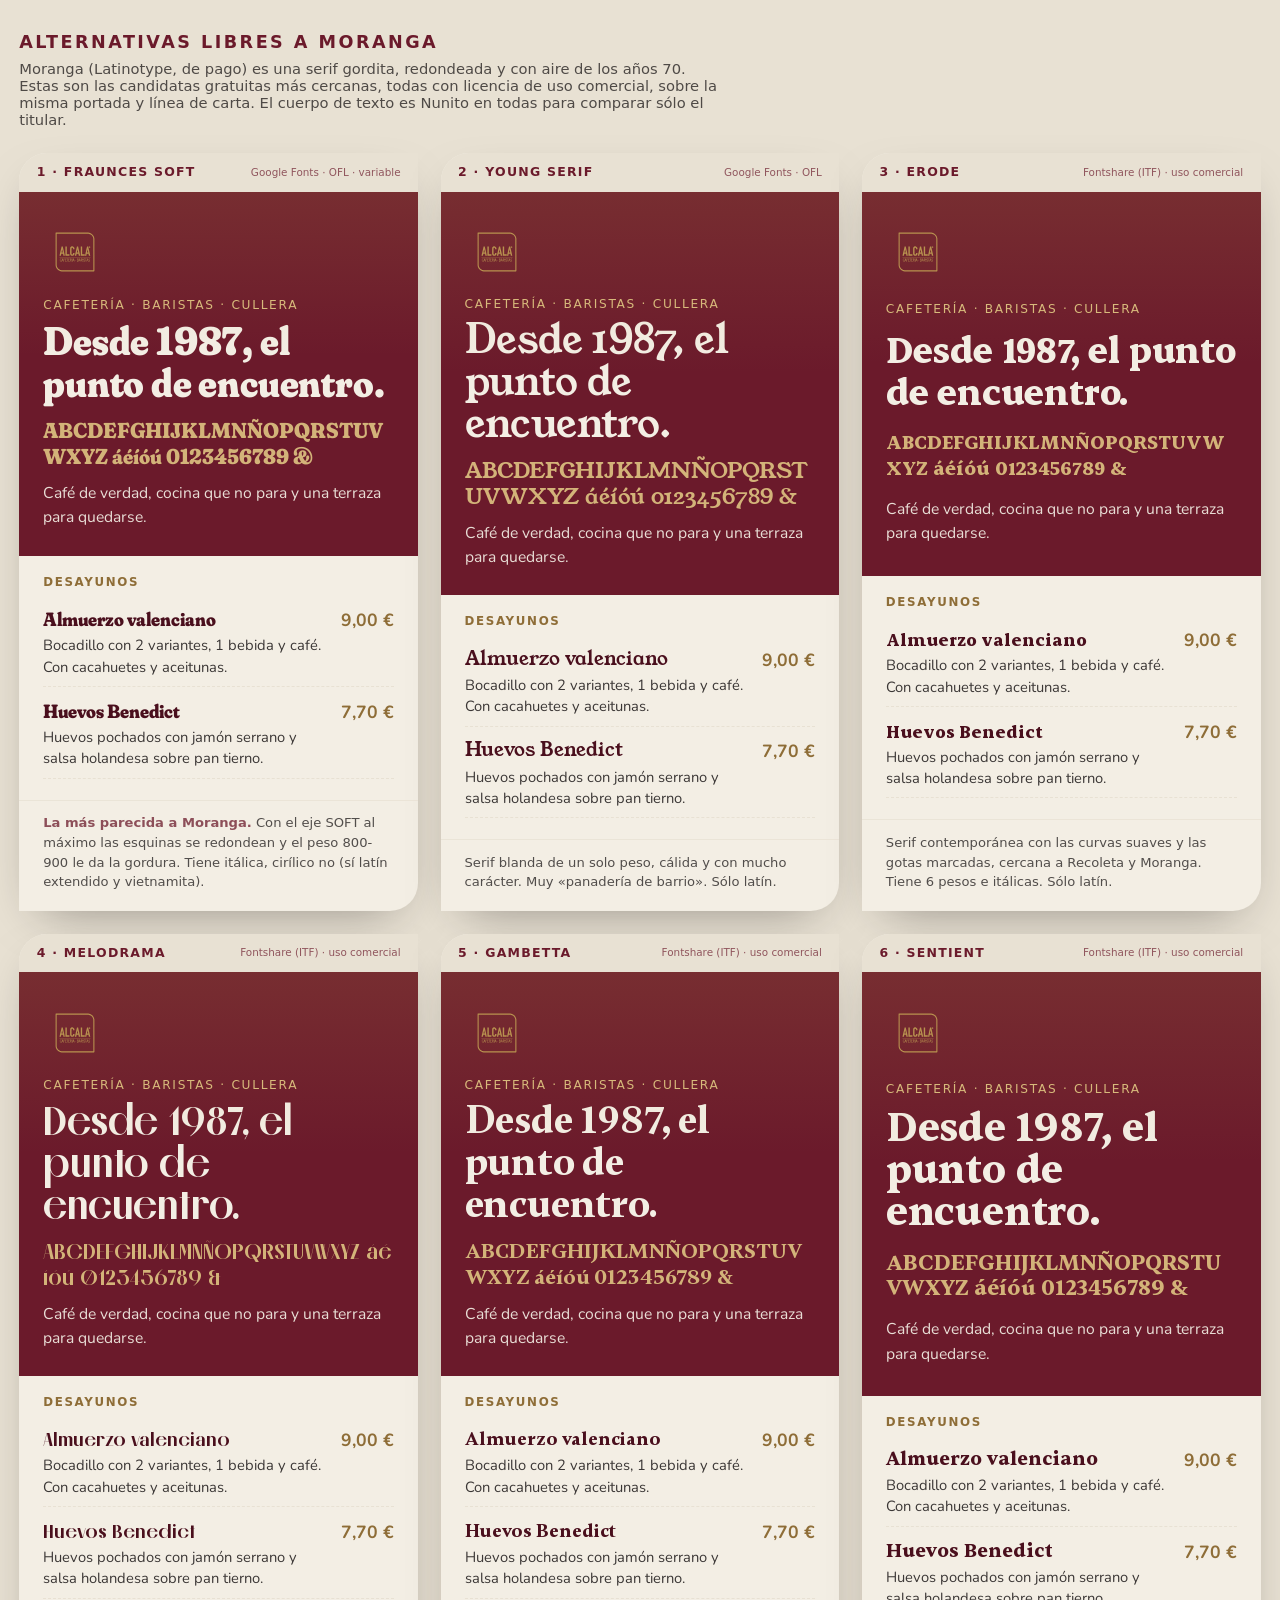
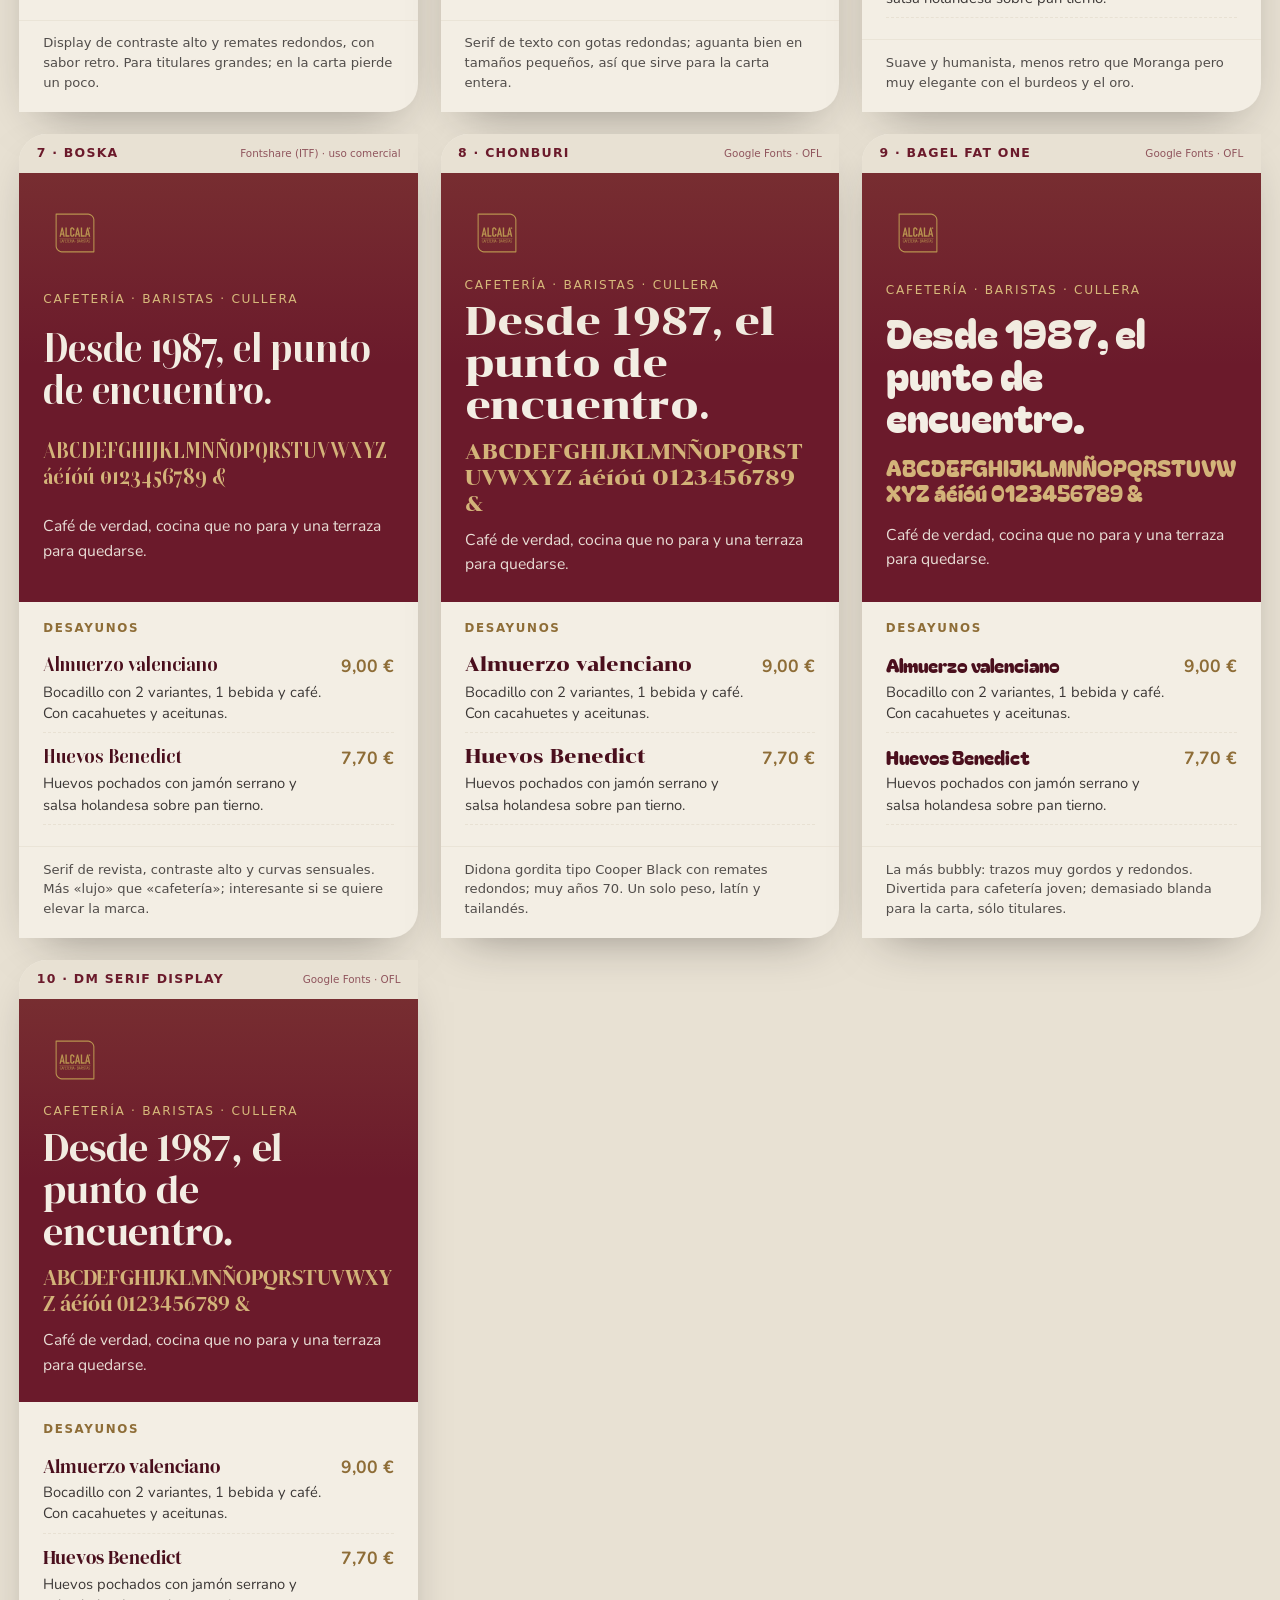
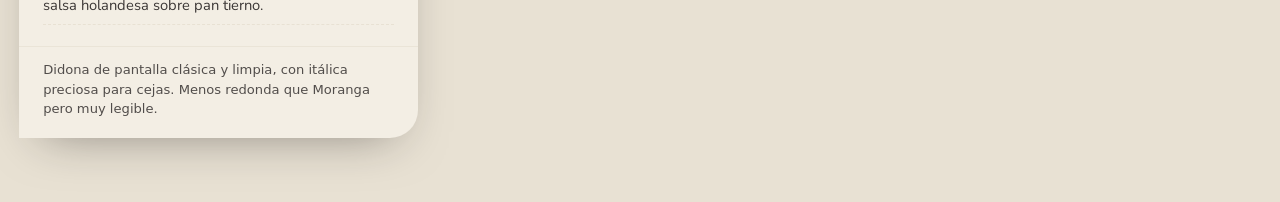
<file: site/tipografias/moranga.html>
<!doctype html>
<html lang="es">
<head>
<meta charset="utf-8">
<meta name="viewport" content="width=device-width, initial-scale=1">
<title>Alternativas libres a Moranga · Alcalá</title>
<meta name="robots" content="noindex">
<link rel="stylesheet" href="../lib/fonts/fuentes.css">
<link rel="stylesheet" href="fuentes/fuentes.css">
<link rel="stylesheet" href="fuentes/moranga.css">
<style>
  :root{ --burdeos:#6B1A2B; --burdeos-2:#4A0F1D; --hueso:#F3EEE4; --hueso-2:#E8E1D3; --oro:#B8924F; --oro-claro:#D9BC7E; --oro-oscuro:#8E6D37; --carbon:#1C1818 }
  *{ box-sizing:border-box }
  body{ margin:0; background:var(--hueso-2); color:var(--carbon); font-family:"Nunito",system-ui,sans-serif; padding:2rem 1.2rem 4rem }
  h1{ font:600 1.1rem/1.2 system-ui; text-transform:uppercase; letter-spacing:.14em; color:var(--burdeos); margin:0 0 .4rem }
  .intro{ max-width:75ch; opacity:.75; font-size:.92rem; margin:0 0 1.6rem; font-family:system-ui }
  .rejilla{ display:grid; grid-template-columns:repeat(auto-fit,minmax(380px,1fr)); gap:1.4rem; max-width:1500px; margin:0 auto }
  .op{ border-radius:28px 0 28px 0; overflow:hidden; box-shadow:0 18px 50px -24px rgba(28,24,24,.5); background:var(--hueso); display:grid; grid-template-rows:auto 1fr auto }
  .op__cab{ display:flex; justify-content:space-between; align-items:center; gap:1rem; padding:.7rem 1.1rem; background:var(--hueso-2); font:600 .78rem/1.3 system-ui; letter-spacing:.1em; text-transform:uppercase; color:var(--burdeos) }
  .op__cab small{ font-weight:400; text-transform:none; letter-spacing:0; opacity:.7 }
  .hero{ background:var(--burdeos); color:var(--hueso); padding:1.8rem 1.5rem 1.6rem; position:relative; display:grid; gap:.5rem }
  .hero::after{ content:""; position:absolute; inset:0 0 auto 0; height:45%; background:linear-gradient(180deg, rgba(184,146,79,.16), transparent); pointer-events:none }
  .hero .logo{ width:64px; aspect-ratio:1; background:var(--oro); -webkit-mask:url(../media/logo.svg) center/contain no-repeat; mask:url(../media/logo.svg) center/contain no-repeat; margin-bottom:.3rem }
  .ceja{ color:var(--oro-claro); font-size:1rem; letter-spacing:.14em; text-transform:uppercase; font-family:system-ui; font-size:.76rem }
  .tit{ font-size:2.5rem; line-height:1.05; margin:0; letter-spacing:-.005em }
  .alfabeto{ font-size:1.35rem; line-height:1.2; color:var(--oro-claro); margin:.3rem 0 0; word-break:break-all; opacity:.95 }
  .p{ font-size:.98rem; line-height:1.55; margin:.2rem 0 0; opacity:.92; max-width:42ch }
  .carta{ padding:1.2rem 1.5rem 1.3rem; display:grid; gap:.3rem }
  .carta h3{ margin:0 0 .4rem; font-size:.74rem; letter-spacing:.14em; text-transform:uppercase; color:var(--oro-oscuro); font-family:system-ui }
  .plato{ display:grid; grid-template-columns:1fr auto; gap:.2rem .8rem; padding:.5rem 0; border-bottom:1px dashed var(--hueso-2) }
  .plato b{ font-size:1.2rem; color:var(--burdeos-2); font-weight:700; line-height:1.15 }
  .plato i{ grid-column:1; font-style:normal; font-size:.92rem; opacity:.85; line-height:1.45 }
  .plato span{ font-size:1.1rem; color:var(--oro-oscuro); font-weight:800 }
  .nota{ padding:.8rem 1.5rem 1.2rem; font:.82rem/1.5 system-ui; opacity:.75; border-top:1px solid var(--hueso-2) }
  .nota b{ color:var(--burdeos) }
</style>
</head>
<body>
<h1>Alternativas libres a Moranga</h1>
<p class="intro">Moranga (Latinotype, de pago) es una serif gordita, redondeada y con aire de los años 70. Estas son las candidatas gratuitas más cercanas, todas con licencia de uso comercial, sobre la misma portada y línea de carta. El cuerpo de texto es Nunito en todas para comparar sólo el titular.</p>
<div class="rejilla" id="rejilla"></div>
<script>
var OPS = [
  { k:'1', n:'Fraunces Soft', f:'Google Fonts · OFL · variable', css:'font-family:"Fraunces";font-weight:800;font-variation-settings:"SOFT" 100,"opsz" 144', nota:'<b>La más parecida a Moranga.</b> Con el eje SOFT al máximo las esquinas se redondean y el peso 800-900 le da la gordura. Tiene itálica, cirílico no (sí latín extendido y vietnamita).' },
  { k:'2', n:'Young Serif', f:'Google Fonts · OFL', css:'font-family:"Young Serif";font-weight:400', nota:'Serif blanda de un solo peso, cálida y con mucho carácter. Muy «panadería de barrio». Sólo latín.' },
  { k:'3', n:'Erode', f:'Fontshare (ITF) · uso comercial', css:'font-family:"Erode";font-weight:700', nota:'Serif contemporánea con las curvas suaves y las gotas marcadas, cercana a Recoleta y Moranga. Tiene 6 pesos e itálicas. Sólo latín.' },
  { k:'4', n:'Melodrama', f:'Fontshare (ITF) · uso comercial', css:'font-family:"Melodrama";font-weight:700', nota:'Display de contraste alto y remates redondos, con sabor retro. Para titulares grandes; en la carta pierde un poco.' },
  { k:'5', n:'Gambetta', f:'Fontshare (ITF) · uso comercial', css:'font-family:"Gambetta";font-weight:700', nota:'Serif de texto con gotas redondas; aguanta bien en tamaños pequeños, así que sirve para la carta entera.' },
  { k:'6', n:'Sentient', f:'Fontshare (ITF) · uso comercial', css:'font-family:"Sentient";font-weight:700', nota:'Suave y humanista, menos retro que Moranga pero muy elegante con el burdeos y el oro.' },
  { k:'7', n:'Boska', f:'Fontshare (ITF) · uso comercial', css:'font-family:"Boska";font-weight:700', nota:'Serif de revista, contraste alto y curvas sensuales. Más «lujo» que «cafetería»; interesante si se quiere elevar la marca.' },
  { k:'8', n:'Chonburi', f:'Google Fonts · OFL', css:'font-family:"Chonburi";font-weight:400', nota:'Didona gordita tipo Cooper Black con remates redondos; muy años 70. Un solo peso, latín y tailandés.' },
  { k:'9', n:'Bagel Fat One', f:'Google Fonts · OFL', css:'font-family:"Bagel Fat One";font-weight:400', nota:'La más bubbly: trazos muy gordos y redondos. Divertida para cafetería joven; demasiado blanda para la carta, sólo titulares.' },
  { k:'10', n:'DM Serif Display', f:'Google Fonts · OFL', css:'font-family:"DM Serif Display";font-weight:400', nota:'Didona de pantalla clásica y limpia, con itálica preciosa para cejas. Menos redonda que Moranga pero muy legible.' }
];
var sel = new URLSearchParams(location.search).get('op');
if(sel) OPS = OPS.filter(function(o){ return o.k === sel; });
var estilos = document.createElement('style');
estilos.textContent = OPS.map(function(o){ return '.op-' + o.k + ' .tit, .op-' + o.k + ' .alfabeto, .op-' + o.k + ' .plato b{' + o.css + '}'; }).join(' ');
document.head.appendChild(estilos);
document.getElementById('rejilla').innerHTML = OPS.map(function(o){ return '<section class="op op-' + o.k + '">'
  + '<div class="op__cab"><span>' + o.k + ' · ' + o.n + '</span><small>' + o.f + '</small></div>'
  + '<div class="hero"><div class="logo"></div><div class="ceja">Cafetería · Baristas · Cullera</div><h2 class="tit">Desde 1987, el punto de encuentro.</h2>'
  + '<p class="alfabeto">ABCDEFGHIJKLMNÑOPQRSTUVWXYZ áéíóú 0123456789 &amp;</p>'
  + '<p class="p">Café de verdad, cocina que no para y una terraza para quedarse.</p></div>'
  + '<div class="carta"><h3>Desayunos</h3>'
  + '<div class="plato"><b>Almuerzo valenciano</b><span>9,00 €</span><i>Bocadillo con 2 variantes, 1 bebida y café. Con cacahuetes y aceitunas.</i></div>'
  + '<div class="plato"><b>Huevos Benedict</b><span>7,70 €</span><i>Huevos pochados con jamón serrano y salsa holandesa sobre pan tierno.</i></div></div>'
  + '<div class="nota">' + o.nota + '</div></section>'; }).join('');
</script>
</body>
</html>
</file>
<file: site/lib/fonts/fuentes.css>
/* Fuentes autoalojadas (Google Fonts, licencia SIL OFL): no se envía la IP del visitante a Google */
/* latin-ext */
@font-face {
  font-family: 'Instrument Serif';
  font-style: italic;
  font-weight: 400;
  font-display: swap;
  src: url(instrument-serif-italic-latin-ext.woff2) format('woff2');
  unicode-range: U+0100-02BA, U+02BD-02C5, U+02C7-02CC, U+02CE-02D7, U+02DD-02FF, U+0304, U+0308, U+0329, U+1D00-1DBF, U+1E00-1E9F, U+1EF2-1EFF, U+2020, U+20A0-20AB, U+20AD-20C4, U+2113, U+2C60-2C7F, U+A720-A7FF;
}
/* latin */
@font-face {
  font-family: 'Instrument Serif';
  font-style: italic;
  font-weight: 400;
  font-display: swap;
  src: url(instrument-serif-italic-latin.woff2) format('woff2');
  unicode-range: U+0000-00FF, U+0131, U+0152-0153, U+02BB-02BC, U+02C6, U+02DA, U+02DC, U+0304, U+0308, U+0329, U+2000-206F, U+20AC, U+2122, U+2191, U+2193, U+2212, U+2215, U+FEFF, U+FFFD;
}
/* latin-ext */
@font-face {
  font-family: 'Instrument Serif';
  font-style: normal;
  font-weight: 400;
  font-display: swap;
  src: url(instrument-serif-latin-ext.woff2) format('woff2');
  unicode-range: U+0100-02BA, U+02BD-02C5, U+02C7-02CC, U+02CE-02D7, U+02DD-02FF, U+0304, U+0308, U+0329, U+1D00-1DBF, U+1E00-1E9F, U+1EF2-1EFF, U+2020, U+20A0-20AB, U+20AD-20C4, U+2113, U+2C60-2C7F, U+A720-A7FF;
}
/* latin */
@font-face {
  font-family: 'Instrument Serif';
  font-style: normal;
  font-weight: 400;
  font-display: swap;
  src: url(instrument-serif-latin.woff2) format('woff2');
  unicode-range: U+0000-00FF, U+0131, U+0152-0153, U+02BB-02BC, U+02C6, U+02DA, U+02DC, U+0304, U+0308, U+0329, U+2000-206F, U+20AC, U+2122, U+2191, U+2193, U+2212, U+2215, U+FEFF, U+FFFD;
}
/* cyrillic-ext */
@font-face {
  font-family: 'Manrope';
  font-style: normal;
  font-weight: 400 800;
  font-display: swap;
  src: url(manrope-cyrillic-ext.woff2) format('woff2');
  unicode-range: U+0460-052F, U+1C80-1C8A, U+20B4, U+2DE0-2DFF, U+A640-A69F, U+FE2E-FE2F;
}
/* cyrillic */
@font-face {
  font-family: 'Manrope';
  font-style: normal;
  font-weight: 400 800;
  font-display: swap;
  src: url(manrope-cyrillic.woff2) format('woff2');
  unicode-range: U+0301, U+0400-045F, U+0490-0491, U+04B0-04B1, U+2116;
}
/* greek */
@font-face {
  font-family: 'Manrope';
  font-style: normal;
  font-weight: 400 800;
  font-display: swap;
  src: url(manrope-greek.woff2) format('woff2');
  unicode-range: U+0370-0377, U+037A-037F, U+0384-038A, U+038C, U+038E-03A1, U+03A3-03FF;
}
/* vietnamese */
@font-face {
  font-family: 'Manrope';
  font-style: normal;
  font-weight: 400 800;
  font-display: swap;
  src: url(manrope-vietnamese.woff2) format('woff2');
  unicode-range: U+0102-0103, U+0110-0111, U+0128-0129, U+0168-0169, U+01A0-01A1, U+01AF-01B0, U+0300-0301, U+0303-0304, U+0308-0309, U+0323, U+0329, U+1EA0-1EF9, U+20AB;
}
/* latin-ext */
@font-face {
  font-family: 'Manrope';
  font-style: normal;
  font-weight: 400 800;
  font-display: swap;
  src: url(manrope-latin-ext.woff2) format('woff2');
  unicode-range: U+0100-02BA, U+02BD-02C5, U+02C7-02CC, U+02CE-02D7, U+02DD-02FF, U+0304, U+0308, U+0329, U+1D00-1DBF, U+1E00-1E9F, U+1EF2-1EFF, U+2020, U+20A0-20AB, U+20AD-20C4, U+2113, U+2C60-2C7F, U+A720-A7FF;
}
/* latin */
@font-face {
  font-family: 'Manrope';
  font-style: normal;
  font-weight: 400 800;
  font-display: swap;
  src: url(manrope-latin.woff2) format('woff2');
  unicode-range: U+0000-00FF, U+0131, U+0152-0153, U+02BB-02BC, U+02C6, U+02DA, U+02DC, U+0304, U+0308, U+0329, U+2000-206F, U+20AC, U+2122, U+2191, U+2193, U+2212, U+2215, U+FEFF, U+FFFD;
}
/* cyrillic-ext */
@font-face {
  font-family: 'Oswald';
  font-style: normal;
  font-weight: 300 700;
  font-display: swap;
  src: url(oswald-cyrillic-ext.woff2) format('woff2');
  unicode-range: U+0460-052F, U+1C80-1C8A, U+20B4, U+2DE0-2DFF, U+A640-A69F, U+FE2E-FE2F;
}
/* cyrillic */
@font-face {
  font-family: 'Oswald';
  font-style: normal;
  font-weight: 300 700;
  font-display: swap;
  src: url(oswald-cyrillic.woff2) format('woff2');
  unicode-range: U+0301, U+0400-045F, U+0490-0491, U+04B0-04B1, U+2116;
}
/* vietnamese */
@font-face {
  font-family: 'Oswald';
  font-style: normal;
  font-weight: 300 700;
  font-display: swap;
  src: url(oswald-vietnamese.woff2) format('woff2');
  unicode-range: U+0102-0103, U+0110-0111, U+0128-0129, U+0168-0169, U+01A0-01A1, U+01AF-01B0, U+0300-0301, U+0303-0304, U+0308-0309, U+0323, U+0329, U+1EA0-1EF9, U+20AB;
}
/* latin-ext */
@font-face {
  font-family: 'Oswald';
  font-style: normal;
  font-weight: 300 700;
  font-display: swap;
  src: url(oswald-latin-ext.woff2) format('woff2');
  unicode-range: U+0100-02BA, U+02BD-02C5, U+02C7-02CC, U+02CE-02D7, U+02DD-02FF, U+0304, U+0308, U+0329, U+1D00-1DBF, U+1E00-1E9F, U+1EF2-1EFF, U+2020, U+20A0-20AB, U+20AD-20C4, U+2113, U+2C60-2C7F, U+A720-A7FF;
}
/* latin */
@font-face {
  font-family: 'Oswald';
  font-style: normal;
  font-weight: 300 700;
  font-display: swap;
  src: url(oswald-latin.woff2) format('woff2');
  unicode-range: U+0000-00FF, U+0131, U+0152-0153, U+02BB-02BC, U+02C6, U+02DA, U+02DC, U+0304, U+0308, U+0329, U+2000-206F, U+20AC, U+2122, U+2191, U+2193, U+2212, U+2215, U+FEFF, U+FFFD;
}

/* Fraunces variable (ejes SOFT, opsz, wght; normal e itálica) para titulares */
/* latin-ext */
@font-face {
  font-family: 'Fraunces';
  font-style: italic;
  font-weight: 300 900;
  font-display: swap;
  src: url(fraunces-italic-latin-ext.woff2) format('woff2');
  unicode-range: U+0100-02BA, U+02BD-02C5, U+02C7-02CC, U+02CE-02D7, U+02DD-02FF, U+0304, U+0308, U+0329, U+1D00-1DBF, U+1E00-1E9F, U+1EF2-1EFF, U+2020, U+20A0-20AB, U+20AD-20C4, U+2113, U+2C60-2C7F, U+A720-A7FF;
}
/* latin */
@font-face {
  font-family: 'Fraunces';
  font-style: italic;
  font-weight: 300 900;
  font-display: swap;
  src: url(fraunces-italic-latin.woff2) format('woff2');
  unicode-range: U+0000-00FF, U+0131, U+0152-0153, U+02BB-02BC, U+02C6, U+02DA, U+02DC, U+0304, U+0308, U+0329, U+2000-206F, U+20AC, U+2122, U+2191, U+2193, U+2212, U+2215, U+FEFF, U+FFFD;
}
/* latin-ext */
@font-face {
  font-family: 'Fraunces';
  font-style: normal;
  font-weight: 300 900;
  font-display: swap;
  src: url(fraunces-latin-ext.woff2) format('woff2');
  unicode-range: U+0100-02BA, U+02BD-02C5, U+02C7-02CC, U+02CE-02D7, U+02DD-02FF, U+0304, U+0308, U+0329, U+1D00-1DBF, U+1E00-1E9F, U+1EF2-1EFF, U+2020, U+20A0-20AB, U+20AD-20C4, U+2113, U+2C60-2C7F, U+A720-A7FF;
}
/* latin */
@font-face {
  font-family: 'Fraunces';
  font-style: normal;
  font-weight: 300 900;
  font-display: swap;
  src: url(fraunces-latin.woff2) format('woff2');
  unicode-range: U+0000-00FF, U+0131, U+0152-0153, U+02BB-02BC, U+02C6, U+02DA, U+02DC, U+0304, U+0308, U+0329, U+2000-206F, U+20AC, U+2122, U+2191, U+2193, U+2212, U+2215, U+FEFF, U+FFFD;
}
</file>
<file: site/css/base.css>
/* Alcalá Cafetería · Baristas — base.css
   Tokens de diseño, reset, tipografía, botones, barra de arriba, menú de móvil,
   telón de entrada, hero, láminas apiladas, cintas, footer y ajustes de móvil.
   Lo específico de cada lámina de la portada va en portada.css. */

/* ====================== tokens ====================== */
:root{
  --burdeos:#6B1A2B; --burdeos-2:#4A0F1D; --burdeos-3:#8A2438;
  --hueso:#F3EEE4; --hueso-2:#E8E1D3; --hueso-3:#DCD3C2;
  --oro:#B8924F; --oro-claro:#D9BC7E; --oro-oscuro:#8E6D37;
  --azulejo:#5E7B8A; --azulejo-2:#3E5663; --azulejo-3:#7E9AA8;
  --terracota:#C7703F; --carbon:#1C1818; --carbon-2:#3A3333;

  --r-logo:28px 0 28px 0;        /* esquinas del logo: arriba-izq y abajo-der */
  --r-logo-s:16px 0 16px 0;
  --r-boton:999px;
  --r-lamina:32px;

  --lado:clamp(1.2rem,4.2vw,4.5rem);
  --hueco:clamp(1rem,2vw,2.2rem);
  --nav:72px;
  --u:1rem;

  --ff-titulo:"Fraunces","Oswald",Georgia,serif;        /* titulares: Fraunces Soft; Oswald sólo de respaldo para cirílico */
  --ff-ui:"Manrope",system-ui,-apple-system,"Segoe UI",sans-serif;   /* etiquetas, botones y navegación en mayúsculas */
  --ff-cuerpo:"Manrope",system-ui,-apple-system,"Segoe UI",sans-serif;
  --ff-detalle:"Fraunces",Georgia,"Times New Roman",serif;   /* detalle: Fraunces itálica */

  --suave:cubic-bezier(.2,.7,.2,1);
  --lento:cubic-bezier(.16,1,.3,1);
  --telon:cubic-bezier(.77,0,.18,1);

  --sombra-carta:0 18px 50px -20px rgba(28,24,24,.45);
  --sombra-oro:0 0 0 1px rgba(184,146,79,.35);
}
@media (min-width:1400px) and (min-height:800px){ :root{ --u:min(1vw,1.8vh) } }

/* ====================== reset ====================== */
*,*::before,*::after{ box-sizing:border-box }
html{ -webkit-text-size-adjust:100%; scroll-behavior:auto }
body{
  margin:0; background:var(--burdeos-2); color:var(--hueso);
  font-family:var(--ff-cuerpo); font-size:clamp(1rem,.95rem + .25vw,1.125rem); line-height:1.6;
  -webkit-font-smoothing:antialiased; overflow-x:clip;
}
img,video,svg,canvas{ display:block; max-width:100% }
img{ height:auto }
a{ color:inherit; text-decoration:none }
button{ font:inherit; color:inherit; background:none; border:0; padding:0; cursor:pointer }
h1,h2,h3,h4,p,figure,dl,dd{ margin:0 }
ul{ margin:0; padding:0; list-style:none }
.sr-only{ position:absolute; width:1px; height:1px; margin:-1px; padding:0; overflow:hidden; clip:rect(0 0 0 0); white-space:nowrap; border:0 }
:focus-visible{ outline:2px solid var(--oro); outline-offset:3px }
::selection{ background:var(--oro); color:var(--burdeos-2) }

/* ====================== tipografía ====================== */
.titular{
  font-family:var(--ff-ui); font-weight:600; text-transform:uppercase; letter-spacing:.01em;
  line-height:.98; text-wrap:balance;
}
.t-xl{ font-size:clamp(2.6rem,6.2vw,6rem) }
.t-l{  font-size:clamp(2.1rem,4.6vw,4.4rem) }
.t-m{  font-size:clamp(1.5rem,2.8vw,2.4rem) }
.ceja{
  font-family:var(--ff-detalle); font-style:italic; font-weight:400; text-transform:none; letter-spacing:0;
  font-size:clamp(1.15rem,1.5vw,1.5rem); color:var(--oro); line-height:1.2;
}
.grande{ font-size:clamp(1.1rem,1rem + .55vw,1.4rem); line-height:1.45; font-weight:500 }
p b{ font-weight:700 }
.raya{ position:relative; padding-bottom:.6rem; margin-bottom:1rem }
.raya::after{ content:""; position:absolute; left:0; bottom:0; width:2.2rem; height:2px; background:var(--oro) }
.h3{ font-family:var(--ff-ui); font-weight:500; text-transform:uppercase; letter-spacing:.14em; font-size:.85rem; opacity:.85 }
.oro{ color:var(--oro) }

/* titulares palabra a palabra (el JS envuelve cada palabra en .pal > span) */
.pal{ display:inline-block; overflow:hidden; vertical-align:bottom; padding-bottom:.08em; margin-bottom:-.08em }
.pal>span{ display:inline-block; transform:translateY(110%); transition:transform .9s var(--lento); transition-delay:calc(var(--i,0)*55ms) }
.in .pal>span, .titular.in .pal>span{ transform:none }

/* entradas: .rv aparece al asomar en pantalla */
.rv{ opacity:0; transform:translateY(22px); transition:opacity .8s var(--suave), transform .9s var(--lento); transition-delay:var(--d,0s) }
.rv.in, .in>.rv, .in .rv{ opacity:1; transform:none }

/* ====================== contenedor ====================== */
.caja{ max-width:1500px; margin:0 auto; padding-inline:var(--lado); width:100% }

/* ====================== botones ====================== */
.btn{
  display:inline-flex; align-items:center; gap:.6rem; min-height:3rem; padding:.7rem 1.5rem;
  border-radius:var(--r-boton); border:1.5px solid var(--oro); color:var(--hueso);
  font-family:var(--ff-ui); font-weight:500; text-transform:uppercase; letter-spacing:.12em; font-size:.92rem;
  transition:background .3s var(--suave), color .3s, transform .4s var(--lento), border-color .3s;
}
.btn::after{ content:"→"; font-family:var(--ff-cuerpo); transition:transform .4s var(--lento) }
.btn:hover{ background:var(--oro); color:var(--burdeos-2); transform:translateY(-2px) }
.btn:hover::after{ transform:translateX(4px) }
.btn--lleno{ background:var(--oro); color:var(--burdeos-2) }
.btn--lleno:hover{ background:var(--oro-claro) }
.btn--burdeos{ background:var(--burdeos); border-color:var(--burdeos); color:var(--hueso) }
.btn--burdeos:hover{ background:var(--burdeos-2); border-color:var(--burdeos-2); color:var(--hueso) }
.btn--sin{ border-color:transparent; padding-inline:.4rem }
.btn--sin:hover{ background:none; color:var(--oro) }
.btn--ico::after{ content:none }
.btn--ico svg{ width:1.15em; height:1.15em; fill:none; stroke:currentColor; stroke-width:1.8; stroke-linecap:round; stroke-linejoin:round }

/* ====================== barra de progreso ====================== */
.avance{ position:fixed; inset:0 0 auto 0; height:3px; z-index:120; background:var(--oro); transform:scaleX(0); transform-origin:left; pointer-events:none }

/* ====================== barra de arriba ====================== */
.nav{
  position:fixed; inset:0 0 auto 0; z-index:100; height:var(--nav);
  display:flex; align-items:center; justify-content:space-between; gap:1rem; padding:0 var(--lado);
  transition:background .4s ease, box-shadow .4s ease;
  animation:navEntra 1s var(--lento) 1.2s both;
}
@keyframes navEntra{ from{ transform:translateY(-100%); opacity:0 } }
.nav--fondo{ background:rgba(74,15,29,.92); backdrop-filter:blur(12px); -webkit-backdrop-filter:blur(12px); box-shadow:0 1px 0 rgba(184,146,79,.25) }
.nav__logo img{ height:44px; width:44px; transition:transform .4s var(--lento) }
.nav__logo:hover img{ transform:rotate(-6deg) scale(1.05) }
.nav__links{ display:flex; gap:clamp(1.2rem,2.4vw,2.6rem) }
.nav__links a{
  font-family:var(--ff-ui); font-weight:500; text-transform:uppercase; letter-spacing:.14em; font-size:.88rem;
  position:relative; padding:.4rem 0;
}
.nav__links a::after{ content:""; position:absolute; left:0; right:0; bottom:0; height:1.5px; background:var(--oro); transform:scaleX(0); transform-origin:right; transition:transform .4s var(--lento) }
.nav__links a:hover::after, .nav__links a[aria-current]::after{ transform:scaleX(1); transform-origin:left }
.nav__der{ display:flex; align-items:center; gap:.8rem }
.nav__cta{ min-height:2.6rem; padding:.45rem 1.2rem; font-size:.84rem }
.nav__menu{ display:none; width:44px; height:44px; flex-direction:column; justify-content:center; align-items:center; gap:5px }
.nav__menu span{ width:24px; height:1.8px; background:var(--hueso); transition:transform .4s var(--lento), opacity .3s }

/* idiomas */
.idiomas{ position:relative }
.idiomas__btn{ display:flex; align-items:center; gap:.4rem; min-height:2.6rem; padding:.4rem .8rem; border:1.5px solid rgba(243,238,228,.35); border-radius:var(--r-boton); font-family:var(--ff-ui); letter-spacing:.1em; font-size:.84rem; transition:border-color .3s }
.idiomas__btn:hover, .idiomas.abierto .idiomas__btn{ border-color:var(--oro) }
.idiomas__btn svg{ width:16px; height:16px; fill:none; stroke:currentColor; stroke-width:1.6 }
.idiomas__lista{
  position:absolute; top:calc(100% + .6rem); right:0; min-width:11rem; padding:.5rem; background:var(--hueso); color:var(--carbon);
  border-radius:var(--r-logo-s); box-shadow:var(--sombra-carta); display:grid; gap:.1rem;
  opacity:0; transform:translateY(-6px); pointer-events:none; transition:opacity .25s, transform .3s var(--lento);
}
.idiomas.abierto .idiomas__lista{ opacity:1; transform:none; pointer-events:auto }
.idiomas__lista a{ display:flex; gap:.6rem; padding:.5rem .7rem; border-radius:8px; font-size:.92rem }
.idiomas__lista a b{ font-family:var(--ff-ui); font-weight:500; letter-spacing:.08em; width:1.8rem; color:var(--burdeos) }
.idiomas__lista a:hover, .idiomas__lista a[aria-current]{ background:var(--hueso-2) }

/* ====================== menú de móvil ====================== */
.menu{
  position:fixed; inset:0; z-index:200; background:var(--burdeos-2); color:var(--hueso);
  display:flex; flex-direction:column; justify-content:center; gap:.2rem; padding:5rem var(--lado) 2.4rem;
  clip-path:circle(0% at calc(100% - 42px) 36px); visibility:hidden; transition:clip-path .7s var(--telon), visibility .7s;
}
.menu.abierto{ clip-path:circle(150% at calc(100% - 42px) 36px); visibility:visible }
.menu::before{ content:""; position:absolute; inset:0; background:url(../media/texturas/papel.webp) center/420px; opacity:.07; mix-blend-mode:screen; pointer-events:none }
.menu__cerrar{ position:absolute; top:14px; right:calc(var(--lado) - 8px); width:44px; height:44px; font-size:1.5rem; color:var(--oro) }
.menu>a{
  font-family:var(--ff-ui); font-weight:500; text-transform:uppercase; font-size:clamp(2.4rem,9vw,3.6rem); line-height:1.1; letter-spacing:.02em;
  opacity:0; transform:translateY(24px); transition:opacity .5s, transform .6s var(--lento); transition-delay:calc(.15s + var(--i,0)*60ms);
}
.menu.abierto>a{ opacity:1; transform:none }
.menu__carta{ color:var(--oro) }
.menu__redes{ margin-top:1.6rem; display:flex; gap:1rem; font-family:var(--ff-cuerpo); font-size:1rem; text-transform:none; letter-spacing:0 }
.menu__redes a{ opacity:.8 }
.idiomas-fila{ display:flex; flex-wrap:wrap; gap:.5rem; margin-top:1.4rem }
.idiomas-fila a{ font-family:var(--ff-ui); letter-spacing:.1em; font-size:.84rem; padding:.45rem .8rem; border:1.5px solid rgba(243,238,228,.3); border-radius:var(--r-boton) }
.idiomas-fila a[aria-current]{ background:var(--oro); border-color:var(--oro); color:var(--burdeos-2) }

/* ====================== telón de entrada ======================
   Secuencia (2,5 s): las letras de ALCALÁ una a una · la raya · «CAFETERIA · BARISTAS» · el marco entra con zoom · se abre. */
.telon{
  position:fixed; inset:0; z-index:500; background:var(--hueso); color:var(--burdeos); display:grid; place-items:center;
  pointer-events:none; clip-path:inset(0 0 0 0); transition:clip-path 1s var(--telon);
}
.telon::before{ content:""; position:absolute; inset:0; background:url(../media/texturas/papel.webp) center/520px; opacity:.5; mix-blend-mode:multiply }
.telon.fuera{ clip-path:inset(0 0 100% 0) }
.telon.quitado{ display:none }
.telon__in{ position:relative }
.telon__logo{ width:clamp(220px,34vw,360px); height:auto; overflow:visible; color:var(--burdeos) }
.telon__logo .lg-letra, .telon__logo .lg-barra, .telon__logo .lg-sub, .telon__logo .lg-marco{ transform-box:fill-box; transform-origin:50% 50% }
.telon__logo .lg-letra{ opacity:0; transform:translateY(14%); animation:lgLetra .45s var(--lento) both; animation-delay:calc(.2s + var(--i,0) * .13s) }
.telon__logo .lg-barra{ transform-origin:0 50%; transform:scaleX(0); animation:lgBarra .35s var(--lento) 1.1s both }
.telon__logo .lg-sub{ opacity:0; transform:translateY(20%); animation:lgSub .4s var(--lento) 1.4s both }
.telon__logo .lg-marco{ opacity:0; transform:scale(1.22); animation:lgMarco .6s var(--lento) 1.75s both }
@keyframes lgLetra{ to{ opacity:1; transform:none } }
@keyframes lgBarra{ to{ transform:scaleX(1) } }
@keyframes lgSub{ to{ opacity:1; transform:none } }
@keyframes lgMarco{ to{ opacity:1; transform:none } }
.telon--rapido .telon__logo *{ animation:none !important; opacity:1 !important; transform:none !important }

/* ====================== hero ====================== */
.hero{
  position:sticky; top:0; z-index:1; width:100%; height:100svh; min-height:560px; overflow:hidden;
  background:var(--azulejo-2); color:var(--hueso);
}
.hero__fondo{ position:absolute; inset:0; z-index:0 }
.hero__fondo img, .hero__fondo video{ width:100%; height:100%; object-fit:cover; object-position:center 40% }
.hero__fondo video{ position:absolute; inset:0 }
.hero__velo{ position:absolute; inset:0; z-index:1; pointer-events:none;
  background:
    linear-gradient(180deg, rgba(74,15,29,.55) 0%, rgba(74,15,29,.1) 28%, rgba(74,15,29,0) 45%, rgba(74,15,29,.55) 72%, rgba(74,15,29,.94) 100%),
    radial-gradient(ellipse 60% 50% at 50% 42%, rgba(184,146,79,.18), transparent 70%);
}
.hero__canvas{ position:absolute; inset:0; z-index:3; width:100%; height:100%; cursor:grab; touch-action:pan-y }
.hero__canvas:active{ cursor:grabbing }
.hero__logo{ position:absolute; z-index:3; left:50%; top:38%; width:clamp(200px,30vw,380px); transform:translate(-50%,-50%); filter:drop-shadow(0 20px 40px rgba(0,0,0,.45)) }
.hero__logo img{ width:100%; height:auto }
/* logo liso: el SVG como máscara, así el color se pone en CSS (oro o hueso) */
.hero__logo--liso{ width:clamp(280px,40vw,520px); animation:logoEntra 1.4s var(--lento) .3s both }
.hero__logo--liso i{ display:block; width:100%; aspect-ratio:1; background:var(--oro);
  -webkit-mask:url(../media/logo.svg) center/contain no-repeat; mask:url(../media/logo.svg) center/contain no-repeat }
@keyframes logoEntra{ from{ opacity:0; transform:translate(-50%,-44%) scale(.94) } to{ opacity:1; transform:translate(-50%,-50%) scale(1) } }
.hero__texto{ position:absolute; z-index:4; left:0; right:0; bottom:clamp(2.2rem,6vh,4.5rem); text-align:center; display:grid; justify-items:center; gap:1.1rem; padding-inline:var(--lado) }
.hero__h1{ font-family:var(--ff-ui); font-weight:500; text-transform:uppercase; letter-spacing:.2em; font-size:clamp(.82rem,1.2vw,1rem); opacity:.92 }
.hero__h1 b{ display:block; font-family:var(--ff-detalle); font-style:italic; font-weight:400; text-transform:none; letter-spacing:0; font-size:clamp(1.5rem,2.6vw,2.4rem); color:var(--oro-claro); margin-top:.4rem }
.hero__botones{ display:flex; flex-wrap:wrap; justify-content:center; gap:.7rem }
.hero__scroll{ position:absolute; z-index:4; left:50%; bottom:.9rem; transform:translateX(-50%); width:1px; height:34px; background:linear-gradient(var(--oro),transparent); opacity:.7; animation:cae 2.2s var(--suave) infinite }
@keyframes cae{ 0%{ transform:translate(-50%,-10px) scaleY(.4); opacity:0 } 40%{ opacity:.8 } 100%{ transform:translate(-50%,10px) scaleY(1); opacity:0 } }
.hero__loader{ position:absolute; inset:0; z-index:5; display:grid; place-items:center; transition:opacity .6s; pointer-events:none }
.hero__loader.hide{ opacity:0 }
.hero__loader span{ width:34px; height:34px; border-radius:50%; border:2.5px solid rgba(243,238,228,.2); border-top-color:var(--oro); animation:spin .8s linear infinite }
@keyframes spin{ to{ transform:rotate(360deg) } }

/* ====================== láminas ====================== */
.pagina{ position:relative; z-index:2; background:var(--burdeos-2) }
.lamina{ position:relative; background:var(--hueso); color:var(--carbon); border-radius:var(--r-lamina) var(--r-lamina) 0 0; scroll-margin-top:0; isolation:isolate }
.lamina--burdeos{ background:var(--burdeos); color:var(--hueso) }
.lamina--azulejo{ background:var(--azulejo-2); color:var(--hueso) }
.lamina--hueso::before, .lamina--papel::before{ content:""; position:absolute; inset:0; z-index:-1; border-radius:inherit; background:url(../media/texturas/papel.webp) center/560px; opacity:.38; mix-blend-mode:multiply; pointer-events:none }
.lamina--azulejo::before{ content:""; position:absolute; inset:0; z-index:-1; border-radius:inherit; background:url(../media/texturas/azulejo.webp) center/420px; opacity:.22; mix-blend-mode:luminosity; pointer-events:none }
.lamina--burdeos::after{ content:""; position:absolute; inset:0 0 auto 0; height:40%; z-index:-1; border-radius:inherit; background:linear-gradient(180deg, rgba(184,146,79,.14), transparent); pointer-events:none }
.lamina__in{ display:flex; flex-direction:column; padding-top:clamp(3rem,7vw,6rem); padding-bottom:clamp(3rem,7vw,6rem) }
.lamina__in>.titular{ margin-bottom:clamp(1.6rem,3vw,2.8rem) }
.cuerpo{ display:grid; gap:var(--hueco); align-items:center }

/* foto con las esquinas del logo + parallax interior según --entra */
.foto{ position:relative; overflow:hidden; border-radius:var(--r-logo); background:var(--hueso-3); box-shadow:var(--sombra-carta) }
.foto img{ width:100%; height:100%; object-fit:cover; transform:translateY(calc((var(--entra,1) - 1) * -6%)) scale(1.08); transition:transform .1s linear }
.foto--arco{ border-radius:999px 999px var(--r-logo-s) var(--r-logo-s) }
.foto--arco{ border-radius:50% 50% 16px 0 / 40% 40% 16px 0 }
.marco-oro{ box-shadow:var(--sombra-carta), inset 0 0 0 1.5px rgba(184,146,79,.5) }

/* escritorio: láminas apiladas, se encogen al quedar tapadas */
@media (min-width:900px) and (min-height:600px){
  .lamina{ position:sticky; top:0; height:100svh; overflow:clip;
    transform:scale(calc(1 - var(--cubre,0) * .06)); transform-origin:50% 35%; will-change:transform }
  .lamina::after{ opacity:1 }
  .lamina .sombra-tapa{ content:""; position:absolute; inset:0; z-index:5; background:var(--burdeos-2); opacity:calc(var(--cubre,0) * .55); pointer-events:none; border-radius:inherit }
  .lamina__in{ height:100%; padding-top:calc(var(--nav) + 3vh); padding-bottom:4.4vh; justify-content:center }
  .lamina--libre{ position:relative; height:auto; transform:none }
}
@media (max-width:899px), (max-height:599px){
  .lamina{ position:relative; top:auto; transform:none; border-radius:0 }
  .lamina .sombra-tapa{ display:none }
  .lamina__in{ padding-top:calc(var(--nav) + 1.6rem); padding-bottom:3.4rem }
}

/* ====================== cintas ====================== */
.cintas{ position:relative; z-index:2; background:var(--burdeos-2) }
.cinta{ position:relative; overflow:hidden; padding:clamp(.8rem,1.4vw,1.2rem) 0; background:var(--hueso); color:var(--burdeos); border-block:1.5px solid var(--oro) }
.cinta--2{ background:var(--burdeos); color:var(--oro-claro); border-top:0 }
.cinta__pista{ display:flex; width:max-content; white-space:nowrap; will-change:transform }
.cinta__pista span{ font-family:var(--ff-ui); font-weight:500; text-transform:uppercase; letter-spacing:.18em; font-size:clamp(.95rem,1.4vw,1.25rem); padding:0 1.6rem; display:inline-flex; align-items:center; gap:1.6rem }
.cinta__pista span::after{ content:"◆"; font-size:.5em; color:var(--oro) }

/* ====================== footer ====================== */
.pie{ position:relative; z-index:2; background:var(--burdeos-2); color:var(--hueso); padding:clamp(4rem,8vw,7rem) 0 1.6rem; overflow:hidden; isolation:isolate }
.pie__pintura{ position:absolute; inset:0; z-index:-1 }
.pie__pintura img{ width:100%; height:100%; object-fit:cover; object-position:center 60%; opacity:.22; filter:saturate(.7) }
.pie__pintura::after{ content:""; position:absolute; inset:0; background:linear-gradient(180deg, var(--burdeos-2) 0%, rgba(74,15,29,.55) 50%, var(--burdeos-2) 100%) }
.pie .titular{ color:var(--oro-claro) }
.pie__nota{ max-width:34ch; margin-top:1rem; opacity:.9 }
.pie__cols{ display:grid; grid-template-columns:1.4fr repeat(3,1fr); gap:2.4rem var(--hueco); margin-top:clamp(2.6rem,5vw,4rem); padding-top:2.4rem; border-top:1px solid rgba(184,146,79,.3) }
.pie__logo img{ width:84px; height:84px }
.pie__marca p{ margin-top:1rem; max-width:30ch; font-size:.95rem; opacity:.85 }
.pie h4{ font-family:var(--ff-ui); font-weight:500; text-transform:uppercase; letter-spacing:.16em; font-size:.8rem; color:var(--oro); margin-bottom:1rem }
.pie nav a{ display:block; padding:.3rem 0; opacity:.88; transition:opacity .2s, transform .3s var(--lento) }
.pie nav a:hover{ opacity:1; transform:translateX(4px); color:var(--oro-claro) }
.pie__legal{ display:flex; flex-wrap:wrap; justify-content:space-between; gap:.8rem 1.6rem; margin-top:3rem; padding-top:1.2rem; border-top:1px solid rgba(243,238,228,.12); font-size:.82rem; opacity:.7 }
.pie__legal nav{ display:flex; gap:1.2rem }

/* ====================== flotante de móvil ====================== */
.flotante{ position:fixed; z-index:90; right:1rem; bottom:1rem; display:none; gap:.5rem }
.flotante a{ width:52px; height:52px; border-radius:50%; display:grid; place-items:center; background:var(--oro); color:var(--burdeos-2); box-shadow:0 10px 24px -8px rgba(0,0,0,.5) }
.flotante svg{ width:24px; height:24px; fill:none; stroke:currentColor; stroke-width:1.8; stroke-linecap:round; stroke-linejoin:round }

/* ====================== móvil ====================== */
@media (max-width:899px){
  .nav__links, .idiomas{ display:none }
  .nav__menu{ display:flex }
  .nav__cta{ display:none }
  .flotante{ display:flex }
  .pie__cols{ grid-template-columns:1fr 1fr }
  .pie__marca{ grid-column:1 / -1 }
  .avance{ display:none }
}
@media (max-width:640px){
  :root{ --lado:1.3rem }
  .pie__cols{ grid-template-columns:1fr }
  /* móvil: el logo se dimensiona también por la ALTURA de la pantalla para que nunca pise el texto de abajo */
  .hero__logo{ width:min(62vw,300px); top:36% }
  .hero__logo--liso{ width:min(86vw,41svh,400px); top:29% }
  .hero__texto{ bottom:4.6rem; gap:.8rem; padding-right:calc(var(--lado) + 3.4rem); padding-left:calc(var(--lado) + 3.4rem) }
  .hero__h1{ font-size:.74rem; letter-spacing:.16em }
  .hero__h1 b{ font-size:clamp(1.25rem,5.2vw,1.6rem); margin-top:.25rem }
  .hero__botones{ gap:.5rem }
  .hero__botones .btn{ min-height:2.7rem }
  .hero__botones{ flex-direction:column; align-items:stretch; width:100%; max-width:280px }
  .hero__botones .btn{ justify-content:center }
}

/* ====================== reducir movimiento ====================== */
@media (prefers-reduced-motion:reduce){
  *,*::before,*::after{ animation-duration:.01ms !important; animation-iteration-count:1 !important; transition-duration:.01ms !important }
  .pal>span{ transform:none } .rv{ opacity:1; transform:none }
  .lamina{ transform:none }
  .hero__scroll{ display:none }
}

/* ====================== tipografía de titulares: Fraunces Soft ======================
   Misma voz que los nombres de categoría (Desayunos, Cafés…): peso 700 y tamaño óptico 72. */
.titular{ font-family:var(--ff-titulo); font-weight:700; text-transform:none; letter-spacing:-.01em; line-height:1.04; font-variation-settings:"SOFT" 100,"opsz" 72 }
.t-xl{ font-size:clamp(2.5rem,5.6vw,5.4rem) }
.t-l{  font-size:clamp(2rem,4.2vw,4rem) }
.t-m{  font-size:clamp(1.5rem,2.6vw,2.3rem) }
.ceja, .hero__h1 b, .telon__frase{ font-family:var(--ff-detalle); font-style:italic; font-weight:400; font-variation-settings:"SOFT" 100,"opsz" 72 }
.menu>a{ font-family:var(--ff-titulo); font-weight:700; text-transform:none; letter-spacing:-.01em; font-size:clamp(2.2rem,8.5vw,3.4rem); font-variation-settings:"SOFT" 100,"opsz" 72 }
.btn, .nav__links a, .h3, .idiomas__btn, .idiomas__lista a b, .idiomas-fila a, .pie h4, .cinta__pista span, .hero__h1, .menu__redes{ font-weight:700 }
.pal{ padding-bottom:.12em; margin-bottom:-.12em }

@media (max-width:640px) and (max-height:620px){
  .hero__logo--liso{ width:min(72vw,35svh); top:26% }
  .hero__texto{ bottom:3.4rem; gap:.6rem }
  .hero__h1 b{ font-size:1.15rem }
}
</file>
<file: site/css/portada.css>
/* Alcalá — portada.css: lo propio de cada lámina de la portada */

/* ---------- presentación ---------- */
.presenta .cuerpo{ grid-template-columns:1.05fr .95fr; gap:clamp(2rem,5vw,6rem) }
.presenta__txt{ display:grid; gap:1.2rem; max-width:56ch }
.presenta__txt .ceja{ margin-bottom:-.4rem }
.presenta__foto{ aspect-ratio:4/3; max-height:62vh; justify-self:end; width:100% }
.sellos{ display:flex; flex-wrap:wrap; gap:.6rem; margin-top:.8rem }
.sellos li{ font-family:var(--ff-ui); font-weight:500; text-transform:uppercase; letter-spacing:.12em; font-size:.8rem; padding:.5rem .9rem; border:1.5px solid rgba(184,146,79,.55); border-radius:var(--r-logo-s); color:var(--oro-claro) }

/* ---------- carta destacada ---------- */
.cartaDest .lamina__in>.titular{ display:flex; align-items:flex-end; justify-content:space-between; gap:1rem; flex-wrap:wrap }
.cartaDest__cab{ display:flex; align-items:flex-end; justify-content:space-between; gap:1.5rem; flex-wrap:wrap; margin-bottom:clamp(1.4rem,3vw,2.4rem) }
.cartaDest__cab p{ max-width:46ch; opacity:.9 }
.categorias{ display:grid; grid-template-columns:repeat(4,1fr); gap:clamp(.7rem,1.3vw,1.2rem) }
.cat{ position:relative; display:block; aspect-ratio:4/3; overflow:hidden; border-radius:var(--r-logo); background:var(--azulejo); box-shadow:var(--sombra-carta); transition:transform .5s var(--lento) }
.cat img{ width:100%; height:100%; object-fit:cover; transition:transform .8s var(--lento) }
.cat::after{ content:""; position:absolute; inset:0; background:linear-gradient(180deg, transparent 40%, rgba(74,15,29,.85)); transition:opacity .4s }
.cat span{ position:absolute; z-index:1; left:1rem; right:1rem; bottom:.9rem; font-family:var(--ff-ui); font-weight:500; text-transform:uppercase; letter-spacing:.1em; font-size:clamp(.95rem,1.3vw,1.2rem); display:flex; justify-content:space-between; align-items:center }
.cat span::after{ content:"→"; font-family:var(--ff-cuerpo); color:var(--oro-claro); transform:translateX(-6px); opacity:0; transition:transform .4s var(--lento), opacity .3s }
.cat:hover{ transform:translateY(-4px) }
.cat:hover img{ transform:scale(1.06) }
.cat:hover span::after{ transform:none; opacity:1 }
.cartaDest__pie{ margin-top:clamp(1.4rem,3vw,2.2rem); display:flex; justify-content:center }

/* ---------- redes (clips) ---------- */
.redes .lamina__in{ padding-inline:0 }
.redes__cab{ display:flex; align-items:flex-end; justify-content:space-between; gap:1.5rem; flex-wrap:wrap; margin-bottom:clamp(1.4rem,3vw,2.2rem) }
.redes__cab p{ max-width:44ch; margin-top:.6rem; opacity:.85 }
.redes__btns{ display:flex; gap:.6rem; flex-wrap:wrap }
.redes .btn{ border-color:var(--burdeos); color:var(--burdeos) }
.redes .btn:hover{ background:var(--burdeos); color:var(--hueso) }
.reels__marquee{ overflow:hidden; height:clamp(300px,52vh,520px); transition:transform .3s ease-out; -webkit-mask:linear-gradient(90deg, transparent, #000 6%, #000 94%, transparent); mask:linear-gradient(90deg, transparent, #000 6%, #000 94%, transparent) }
.reels__track{ display:flex; height:100%; width:max-content; animation:reelScroll 48s linear infinite; will-change:transform }
.reels__marquee:hover .reels__track, .reels--still .reels__track{ animation-play-state:paused }
@keyframes reelScroll{ to{ transform:translateX(-50%) } }
.reel{ position:relative; flex:none; height:100%; aspect-ratio:9/16; margin-right:clamp(10px,1.2vw,18px); border-radius:var(--r-logo); overflow:hidden; background:var(--burdeos-2); display:block; transition:transform .5s var(--lento) }
.reel:hover{ transform:translateY(-6px) }
.reel video, .reel img{ width:100%; height:100%; object-fit:cover }
.reel__ov{ position:absolute; inset:auto 0 0 0; padding:1rem; background:linear-gradient(transparent, rgba(74,15,29,.9)); color:var(--hueso); display:flex; justify-content:space-between; align-items:center; font-family:var(--ff-ui); text-transform:uppercase; letter-spacing:.1em; font-size:.82rem; opacity:0; transform:translateY(8px); transition:opacity .3s, transform .4s var(--lento) }
.reel:hover .reel__ov{ opacity:1; transform:none }
.reel__ig{ position:absolute; top:.8rem; right:.8rem; width:30px; height:30px; display:grid; place-items:center; border-radius:50%; background:rgba(74,15,29,.6); backdrop-filter:blur(4px); color:var(--hueso) }
.reel__ig svg{ width:16px; height:16px; fill:none; stroke:currentColor; stroke-width:1.8 }
.reel__ring{ position:absolute; inset:0; border-radius:inherit; box-shadow:inset 0 0 0 1.5px rgba(184,146,79,.5); pointer-events:none }

/* ---------- visítanos ---------- */
.visita__fondo{ position:absolute; inset:0; z-index:-2; border-radius:inherit; overflow:hidden }
.visita__fondo img{ width:100%; height:100%; object-fit:cover; opacity:.16; filter:saturate(.6) }
.visita .cuerpo{ grid-template-columns:1fr 1.1fr; gap:clamp(2rem,4vw,5rem); align-items:start }
.visita__datos{ display:grid; gap:clamp(1.3rem,2.4vw,2rem) }
.visita__datos .h3{ color:var(--oro) }
.horario{ display:grid; grid-template-columns:1fr auto; gap:.35rem 1.5rem }
.horario dt{ opacity:.9 } .horario dd{ font-family:var(--ff-ui); font-weight:500; letter-spacing:.04em; white-space:nowrap }
.visita__acciones{ display:flex; flex-wrap:wrap; gap:.6rem; margin-top:.8rem }
.visita__mapa{ aspect-ratio:4/3; max-height:60vh; width:100%; border-radius:var(--r-logo); overflow:hidden; background:var(--azulejo-2); box-shadow:var(--sombra-carta), inset 0 0 0 1.5px rgba(184,146,79,.45); position:relative }
.visita__nota{ margin-top:.8rem; font-size:.92rem; opacity:.8 }
/* mapa clásico (ilustración sobre cartografía real); la mancha de café es el local */
.mapa{ position:absolute; inset:0; display:block; overflow:hidden; border-radius:inherit }
.mapa img{ width:100%; height:100%; object-fit:cover; transform-origin:47.5% 71.4%; transition:transform 1.2s var(--lento); filter:none }
.mapa:hover img{ transform:scale(1.12) }
.mapa__halo{ position:absolute; left:47.5%; top:71.4%; width:9%; aspect-ratio:1; transform:translate(-50%,-50%); border-radius:50%; box-shadow:0 0 0 2px rgba(107,26,43,.55); animation:halo 2.6s ease-out infinite; pointer-events:none }
@keyframes halo{ 0%{ transform:translate(-50%,-50%) scale(.6); opacity:.9 } 100%{ transform:translate(-50%,-50%) scale(1.6); opacity:0 } }
.mapa__nota{ position:absolute; right:.8rem; bottom:.8rem; padding:.35rem .7rem; border-radius:999px; background:rgba(74,15,29,.85); color:var(--hueso); font-family:var(--ff-ui); font-weight:700; text-transform:uppercase; letter-spacing:.1em; font-size:.66rem; opacity:0; transform:translateY(4px); transition:opacity .3s, transform .4s var(--lento) }
.mapa:hover .mapa__nota, .mapa:focus-visible .mapa__nota{ opacity:1; transform:none }
@media (hover:none){ .mapa__nota{ opacity:1; transform:none } }

/* ---------- móvil ---------- */
@media (max-width:899px){
  .presenta .cuerpo, .visita .cuerpo{ grid-template-columns:1fr }
  .presenta__foto{ max-height:none; justify-self:stretch; order:-1; aspect-ratio:4/3 }
  .categorias{ grid-template-columns:repeat(2,1fr) }
  .reels__marquee{ height:min(70vh,440px) }
}
@media (max-width:480px){
  .categorias{ gap:.6rem }
  .cat span{ font-size:.85rem; left:.8rem; right:.8rem; bottom:.7rem }
}

/* ---------- Fraunces en nombres de categoría y horas; UI en etiquetas ---------- */
.sellos li, .reel__ov, .pin{ font-weight:700 }
.cat span{ font-family:var(--ff-titulo); font-weight:700; text-transform:none; letter-spacing:0; font-size:clamp(1.15rem,1.6vw,1.5rem); font-variation-settings:"SOFT" 100,"opsz" 72 }
.horario dd{ font-family:var(--ff-titulo); font-weight:700; letter-spacing:0; font-variation-settings:"SOFT" 100,"opsz" 36 }
</file>
<file: site/css/admin.css>
/* Alcalá — admin.css: panel de administración (maqueta visual) */
body.admin{ background:var(--hueso); color:var(--carbon); font-size:.95rem; min-height:100svh; display:grid; grid-template-columns:240px 1fr; grid-template-rows:auto 1fr }
.ad-top{ grid-column:1 / -1; display:flex; align-items:center; justify-content:space-between; gap:1rem; padding:.7rem var(--lado); background:var(--burdeos-2); color:var(--hueso); position:sticky; top:0; z-index:20 }
.ad-top__marca{ display:flex; align-items:center; gap:.7rem; font-family:var(--ff-ui); text-transform:uppercase; letter-spacing:.12em; font-size:.85rem }
.ad-top__marca img{ width:34px; height:34px }
.ad-top__marca b{ color:var(--oro-claro); font-weight:500 }
.ad-top__user{ display:flex; align-items:center; gap:.8rem; font-size:.85rem; opacity:.9 }
.ad-top__user i{ width:30px; height:30px; border-radius:50%; background:var(--oro); color:var(--burdeos-2); display:grid; place-items:center; font-family:var(--ff-ui); font-style:normal }
.ad-nav{ background:var(--burdeos); color:var(--hueso); padding:1.2rem .8rem; display:flex; flex-direction:column; gap:.2rem }
.ad-nav a{ display:flex; align-items:center; gap:.7rem; padding:.7rem .9rem; border-radius:10px; font-family:var(--ff-ui); text-transform:uppercase; letter-spacing:.1em; font-size:.82rem; opacity:.85 }
.ad-nav a svg{ width:18px; height:18px; fill:none; stroke:currentColor; stroke-width:1.8; stroke-linecap:round; stroke-linejoin:round }
.ad-nav a:hover{ background:rgba(243,238,228,.08); opacity:1 }
.ad-nav a[aria-current]{ background:var(--oro); color:var(--burdeos-2); opacity:1 }
.ad-nav .sep{ flex:1 }
.ad-nav small{ padding:.6rem .9rem; opacity:.55; font-size:.75rem }
.ad-main{ padding:1.6rem var(--lado) 3rem; display:grid; gap:1.4rem; align-content:start }
.ad-cab{ display:flex; align-items:center; justify-content:space-between; gap:1rem; flex-wrap:wrap }
.ad-cab h1{ font-family:var(--ff-ui); font-weight:600; text-transform:uppercase; font-size:1.8rem; color:var(--burdeos) }
.ad-cab p{ opacity:.7; margin-top:.2rem }
.ad-grid{ display:grid; grid-template-columns:minmax(0,1.1fr) minmax(0,.9fr); gap:1.4rem; align-items:start }
.tarjeta{ background:#FBFAF6; border:1.5px solid var(--hueso-3); border-radius:var(--r-logo-s); padding:1.2rem; box-shadow:0 10px 30px -22px rgba(28,24,24,.4) }
.tarjeta h2{ font-family:var(--ff-ui); font-weight:500; text-transform:uppercase; letter-spacing:.1em; font-size:.9rem; color:var(--burdeos); margin-bottom:.9rem; display:flex; justify-content:space-between; align-items:center }
.tarjeta h2 .btn{ min-height:2.2rem; padding:.3rem .9rem; font-size:.74rem; letter-spacing:.1em }
.tarjeta h2 .btn::after{ content:none }

/* lista de platos */
.lista{ display:grid; gap:.4rem }
.fila{ display:grid; grid-template-columns:22px 54px minmax(0,1fr) auto auto; align-items:center; gap:.8rem; padding:.5rem .6rem; border-radius:10px; border:1.5px solid transparent; background:var(--hueso) }
.fila:hover{ border-color:var(--hueso-3) }
.fila.activo{ border-color:var(--oro); background:#FFF8E8 }
.fila .agarre{ color:var(--hueso-3); cursor:grab; font-size:1.1rem; text-align:center }
.fila img{ width:54px; height:40px; object-fit:cover; border-radius:6px }
.fila .nom{ font-family:var(--ff-ui); text-transform:uppercase; letter-spacing:.04em; font-size:.98rem; color:var(--burdeos-2) }
.fila .nom small{ display:block; font-family:var(--ff-cuerpo); text-transform:none; letter-spacing:0; font-size:.8rem; opacity:.7 }
.fila .precio{ font-family:var(--ff-ui); font-weight:600; color:var(--oro-oscuro) }
.interruptor{ width:38px; height:22px; border-radius:999px; background:#4F7A3A; position:relative }
.interruptor::after{ content:""; position:absolute; top:3px; left:19px; width:16px; height:16px; border-radius:50%; background:#fff }
.interruptor.off{ background:var(--hueso-3) } .interruptor.off::after{ left:3px }
.cat-tabs{ display:flex; gap:.4rem; flex-wrap:wrap; margin-bottom:1rem }
.cat-tabs span{ font-family:var(--ff-ui); text-transform:uppercase; letter-spacing:.08em; font-size:.76rem; padding:.35rem .7rem; border-radius:999px; border:1.5px solid var(--hueso-3); color:var(--burdeos) }
.cat-tabs span.on{ background:var(--burdeos); border-color:var(--burdeos); color:var(--hueso) }

/* formulario */
.campo{ display:grid; gap:.3rem; margin-bottom:.9rem }
.campo label{ font-family:var(--ff-ui); text-transform:uppercase; letter-spacing:.1em; font-size:.74rem; color:var(--burdeos); display:flex; justify-content:space-between }
.campo input, .campo textarea, .campo select{ font:inherit; padding:.6rem .8rem; border:1.5px solid var(--hueso-3); border-radius:10px; background:#fff; color:var(--carbon); width:100% }
.campo textarea{ min-height:76px; resize:vertical }
.campo input:focus, .campo textarea:focus{ outline:none; border-color:var(--oro) }
.dos{ display:grid; grid-template-columns:1fr 1fr; gap:.8rem }
.idiomas-tabs{ display:flex; gap:.3rem; margin-bottom:.6rem; flex-wrap:wrap }
.idiomas-tabs span{ font-family:var(--ff-ui); letter-spacing:.1em; font-size:.74rem; padding:.3rem .6rem; border-radius:6px; border:1.5px solid var(--hueso-3); color:var(--burdeos) }
.idiomas-tabs span.on{ background:var(--oro); border-color:var(--oro); color:var(--burdeos-2) }
.idiomas-tabs span.auto::after{ content:"✦"; margin-left:.3rem; color:var(--oro-oscuro) }
.nota{ font-size:.8rem; opacity:.7; margin-top:-.3rem; margin-bottom:.9rem }
.alergenos{ display:grid; grid-template-columns:repeat(auto-fill,minmax(118px,1fr)); gap:.4rem }
.alergenos label{ display:flex; align-items:center; gap:.5rem; padding:.45rem .6rem; border:1.5px solid var(--hueso-3); border-radius:10px; font-size:.82rem; cursor:pointer; background:#fff }
.alergenos label.on{ border-color:var(--oro); background:#FFF8E8 }
.alergenos input{ accent-color:var(--burdeos) }
.etiquetas{ display:flex; flex-wrap:wrap; gap:.4rem }
.etiquetas span{ font-family:var(--ff-ui); text-transform:uppercase; letter-spacing:.08em; font-size:.72rem; padding:.3rem .65rem; border-radius:999px; border:1.5px solid var(--hueso-3); color:var(--carbon-2) }
.etiquetas span.on{ border-color:var(--burdeos); background:var(--burdeos); color:var(--hueso) }
.foto-sube{ display:flex; gap:1rem; align-items:center }
.foto-sube img{ width:120px; height:90px; object-fit:cover; border-radius:10px }
.foto-sube .btn{ min-height:2.4rem; padding:.4rem 1rem; font-size:.76rem }
.acciones{ display:flex; gap:.6rem; justify-content:flex-end; margin-top:1.2rem; padding-top:1rem; border-top:1.5px solid var(--hueso-3) }
.acciones .btn{ min-height:2.6rem; font-size:.8rem }
.acciones .btn::after{ content:none }
.btn--rojo{ border-color:transparent; color:var(--burdeos-3) }
.btn--rojo:hover{ background:none; color:var(--burdeos) }
.admin .btn{ color:var(--burdeos); border-color:var(--burdeos) }
.admin .btn:hover{ background:var(--burdeos); color:var(--hueso) }
.admin .btn--lleno{ background:var(--burdeos); color:var(--hueso) }
.admin .btn--lleno:hover{ background:var(--burdeos-2) }
.kpis{ display:grid; grid-template-columns:repeat(4,1fr); gap:.8rem }
.kpi{ background:#FBFAF6; border:1.5px solid var(--hueso-3); border-radius:var(--r-logo-s); padding:.9rem 1rem }
.kpi b{ display:block; font-family:var(--ff-ui); font-size:1.8rem; font-weight:600; color:var(--burdeos) }
.kpi span{ font-size:.8rem; opacity:.7 }
.aviso{ background:#FFF8E8; border:1.5px solid var(--oro); border-radius:10px; padding:.7rem .9rem; font-size:.85rem; display:flex; gap:.6rem; align-items:center }
.aviso b{ color:var(--oro-oscuro) }

@media (max-width:899px){
  body.admin{ grid-template-columns:1fr }
  .ad-nav{ flex-direction:row; overflow-x:auto; padding:.6rem; gap:.3rem }
  .ad-nav .sep, .ad-nav small{ display:none }
  .ad-nav a{ flex:none; padding:.55rem .8rem }
  .ad-grid{ grid-template-columns:1fr }
  .kpis{ grid-template-columns:1fr 1fr }
  .fila{ grid-template-columns:54px minmax(0,1fr) auto; }
  .fila .agarre, .fila .interruptor{ display:none }
}

/* ---------- Fraunces en títulos, nombres y cifras; UI en etiquetas ---------- */
.ad-top__marca, .ad-nav a, .tarjeta h2, .cat-tabs span, .campo label, .idiomas-tabs span, .etiquetas span{ font-weight:700 }
.ad-cab h1{ font-family:var(--ff-titulo); font-weight:700; text-transform:none; letter-spacing:-.01em; font-size:2rem; font-variation-settings:"SOFT" 100,"opsz" 72 }
.fila .nom{ font-family:var(--ff-titulo); font-weight:700; text-transform:none; letter-spacing:0; font-size:1.05rem; font-variation-settings:"SOFT" 100,"opsz" 48 }
.fila .precio, .kpi b{ font-family:var(--ff-titulo); font-weight:700; font-variation-settings:"SOFT" 100,"opsz" 48 }

/* ---------- panel funcional ---------- */
.orden{ display:flex; flex-direction:column; gap:2px }
.orden button{ width:22px; height:14px; font-size:.55rem; line-height:1; color:var(--hueso-3); border-radius:4px }
.orden button:hover{ color:var(--burdeos); background:var(--hueso-2) }
.fila{ grid-template-columns:22px 54px minmax(0,1fr) auto auto; cursor:pointer }
.fila.off{ opacity:.55 }
.fila .nom .enlinea{ font:inherit; color:inherit; border:0; background:transparent; width:100%; border-bottom:1px dashed transparent }
.fila .nom .enlinea:focus{ outline:none; border-bottom-color:var(--oro) }
.cat-tabs span{ cursor:pointer } .cat-tabs span.oculta{ opacity:.5; text-decoration:line-through }
.buscar-ad input{ font:inherit; font-size:.85rem; padding:.3rem .7rem; border:1.5px solid var(--hueso-3); border-radius:999px; background:#fff; width:150px }
.campo .op{ opacity:.6; font-weight:400; letter-spacing:0; text-transform:none }
.idiomas-tabs span{ cursor:pointer } .idiomas-tabs span.mano::after{ content:"✎"; margin-left:.3rem; color:#4F7A3A }
.etiquetas span{ cursor:pointer }
.registro{ display:grid; gap:.4rem; font-size:.9rem } .registro li{ display:flex; gap:.8rem; padding:.4rem 0; border-bottom:1px dashed var(--hueso-3) } .registro li span{ color:var(--oro-oscuro); font-family:var(--ff-ui); font-weight:700; font-size:.75rem; white-space:nowrap; padding-top:.15rem }
.horario-ad{ display:grid; gap:.4rem }
.dia{ display:grid; grid-template-columns:7rem 5rem auto 5rem 1fr; align-items:center; gap:.5rem; padding:.35rem 0; border-bottom:1px dashed var(--hueso-3) }
.dia b{ font-family:var(--ff-titulo); font-weight:700 } .dia.off b{ opacity:.5 }
.dia input[type=text], .dia input:not([type]){ font:inherit; padding:.35rem .5rem; border:1.5px solid var(--hueso-3); border-radius:8px; background:#fff; width:100% }
.dia input:disabled{ opacity:.4 } .dia label{ font-size:.8rem; justify-self:end; display:flex; gap:.3rem; align-items:center }
.clips-ad{ display:grid; grid-template-columns:repeat(auto-fill,minmax(110px,1fr)); gap:.8rem }
.clip{ margin:0; border-radius:12px; overflow:hidden; background:var(--hueso); border:1.5px solid var(--hueso-3) } .clip.off img{ opacity:.4 }
.clip img{ width:100%; aspect-ratio:9/16; object-fit:cover } .clip figcaption{ display:flex; justify-content:space-between; align-items:center; padding:.4rem .5rem }
.tabla{ width:100%; border-collapse:collapse; font-size:.9rem } .tabla th{ text-align:left; font-family:var(--ff-ui); font-weight:700; text-transform:uppercase; letter-spacing:.1em; font-size:.7rem; color:var(--burdeos); padding:.5rem .4rem; border-bottom:1.5px solid var(--hueso-3) } .tabla td{ padding:.6rem .4rem; border-bottom:1px dashed var(--hueso-3) } .tabla .btn{ min-height:2rem; padding:.2rem .6rem; font-size:.72rem }
.toast{ position:fixed; left:50%; bottom:1.4rem; transform:translate(-50%,20px); background:var(--burdeos-2); color:var(--hueso); padding:.7rem 1.2rem; border-radius:999px; font-size:.9rem; opacity:0; transition:opacity .3s, transform .4s var(--lento); pointer-events:none; z-index:50 }
.toast.on{ opacity:1; transform:translate(-50%,0) }
.ad-top__user .btn{ color:var(--hueso); font-size:.72rem; min-height:2rem; padding:.2rem .6rem } .ad-top__user .btn::after{ content:none }
@media (max-width:899px){ .dia{ grid-template-columns:6rem 4.4rem auto 4.4rem 1fr; font-size:.85rem } }
</file>
<file: site/css/carta.css>
/* Alcalá — carta.css: página de la carta */
body.carta-pag{ background:var(--hueso); color:var(--carbon) }
body.carta-pag::before{ content:""; position:fixed; inset:0; z-index:-1; background:url(../media/texturas/papel.webp) center/560px; opacity:.4; mix-blend-mode:multiply; pointer-events:none }

/* cabecera */
.carta__cab{ position:relative; background:var(--burdeos); color:var(--hueso); padding:calc(var(--nav) + 3rem) 0 2.6rem; overflow:hidden; isolation:isolate }
.carta__cab::before{ content:""; position:absolute; inset:0; z-index:-1; background:url(../media/texturas/azulejo.webp) center/420px; opacity:.14; mix-blend-mode:luminosity }
.carta__cab::after{ content:""; position:absolute; inset:auto 0 0 0; height:50%; z-index:-1; background:linear-gradient(transparent, rgba(74,15,29,.8)) }
.carta__cab .caja{ display:grid; gap:1rem }
.carta__cab .ceja{ color:var(--oro-claro) }
.carta__cab p.grande{ max-width:52ch; opacity:.9 }
.carta__cab .titular{ font-size:clamp(2.8rem,7vw,6.4rem) }
.carta__sellos{ display:flex; flex-wrap:wrap; gap:.5rem; margin-top:.4rem }
.carta__sellos span{ font-family:var(--ff-ui); font-weight:500; text-transform:uppercase; letter-spacing:.12em; font-size:.78rem; padding:.45rem .85rem; border:1.5px solid rgba(184,146,79,.6); border-radius:var(--r-logo-s); color:var(--oro-claro) }

/* pestañas de categoría pegajosas */
.tabs{ position:sticky; top:var(--nav); z-index:50; background:rgba(243,238,228,.94); backdrop-filter:blur(10px); -webkit-backdrop-filter:blur(10px); border-bottom:1.5px solid var(--hueso-3) }
.tabs__in{ display:flex; gap:.4rem; overflow-x:auto; scrollbar-width:none; padding-block:.7rem; -webkit-mask:linear-gradient(90deg,#000 92%,transparent); mask:linear-gradient(90deg,#000 92%,transparent) }
.tabs__in::-webkit-scrollbar{ display:none }
.tabs__in a{ flex:none; font-family:var(--ff-ui); font-weight:500; text-transform:uppercase; letter-spacing:.1em; font-size:.82rem; padding:.5rem .95rem; border-radius:var(--r-boton); border:1.5px solid transparent; color:var(--burdeos); transition:background .25s, border-color .25s, color .25s }
.tabs__in a:hover{ border-color:var(--oro) }
.tabs__in a[aria-current]{ background:var(--burdeos); color:var(--hueso) }
.buscar{ display:flex; align-items:center; gap:.5rem; margin-left:auto; flex:none; border:1.5px solid var(--hueso-3); border-radius:var(--r-boton); padding:.35rem .9rem; background:var(--blanco, #FBFCF7); min-width:200px }
.buscar svg{ width:16px; height:16px; fill:none; stroke:var(--burdeos); stroke-width:2 }
.buscar input{ border:0; background:none; font:inherit; font-size:.92rem; outline:none; width:100%; color:var(--carbon) }

/* secciones */
.cat-sec{ padding:clamp(2.4rem,5vw,4rem) 0 }
.cat-sec+.cat-sec{ border-top:1.5px solid var(--hueso-3) }
.cat-sec__cab{ display:grid; grid-template-columns:minmax(0,1fr) auto; gap:1.5rem; align-items:end; margin-bottom:clamp(1.2rem,2.5vw,2rem) }
.cat-sec__cab .titular{ color:var(--burdeos) }
.cat-sec__cab p{ max-width:56ch; margin-top:.5rem; opacity:.85 }
.cat-sec__foto{ width:clamp(120px,16vw,210px); aspect-ratio:4/3; border-radius:var(--r-logo-s); overflow:hidden; box-shadow:var(--sombra-carta) }
.cat-sec__foto img{ width:100%; height:100%; object-fit:cover }
.platos{ display:grid; grid-template-columns:repeat(2,minmax(0,1fr)); gap:.9rem 2.2rem }
.plato{ display:grid; grid-template-columns:minmax(0,1fr) auto; gap:.3rem 1rem; padding:1rem 0; border-bottom:1px dashed var(--hueso-3); align-content:start }
.plato__nom{ font-family:var(--ff-ui); font-weight:500; text-transform:uppercase; letter-spacing:.04em; font-size:1.1rem; color:var(--burdeos-2); display:flex; flex-wrap:wrap; align-items:center; gap:.4rem .6rem }
.plato__precio{ font-family:var(--ff-ui); font-weight:600; font-size:1.15rem; color:var(--oro-oscuro); white-space:nowrap; text-align:right }
.plato__precio small{ display:block; font-weight:400; font-size:.72rem; letter-spacing:.06em; text-transform:uppercase; opacity:.75 }
.plato__desc{ grid-column:1; font-size:.95rem; line-height:1.5; opacity:.85 }
.plato__pie{ grid-column:1 / -1; display:flex; flex-wrap:wrap; align-items:center; gap:.4rem; margin-top:.2rem }
.tag{ font-family:var(--ff-ui); font-weight:500; text-transform:uppercase; letter-spacing:.1em; font-size:.66rem; padding:.2rem .5rem; border-radius:4px; border:1px solid currentColor }
.tag--nuevo{ color:var(--terracota) }
.tag--reco{ color:var(--oro-oscuro) }
.tag--vegano{ color:#4F7A3A }
.tag--singluten{ color:var(--azulejo-2) }
.tag--picante{ color:var(--burdeos-3) }

/* alérgenos */
.alg{ display:inline-flex; gap:.3rem; margin-left:auto }
.alg i{ width:24px; height:24px; border-radius:50%; display:grid; place-items:center; background:var(--hueso-2); color:var(--burdeos); box-shadow:inset 0 0 0 1px rgba(184,146,79,.5) }
.alg svg{ width:15px; height:15px; fill:none; stroke:currentColor; stroke-width:1.7; stroke-linecap:round; stroke-linejoin:round }
.leyenda{ background:var(--burdeos-2); color:var(--hueso); padding:clamp(2.4rem,5vw,4rem) 0 }
.leyenda .titular{ color:var(--oro-claro); margin-bottom:1.4rem }
.leyenda ul{ display:grid; grid-template-columns:repeat(auto-fill,minmax(150px,1fr)); gap:.6rem 1rem }
.leyenda li{ display:flex; align-items:center; gap:.6rem; font-size:.9rem }
.leyenda .alg i{ background:rgba(243,238,228,.1); color:var(--oro-claro) }
.leyenda p{ margin-top:1.6rem; max-width:80ch; font-size:.85rem; opacity:.75 }

/* móvil */
@media (max-width:899px){
  .platos{ grid-template-columns:1fr; gap:0 }
  .cat-sec__cab{ grid-template-columns:1fr }
  .cat-sec__foto{ display:none }
  .buscar{ display:none }
}

/* ---------- Fraunces en platos y precios; UI en pestañas y etiquetas ---------- */
.carta__sellos span, .tabs__in a, .tag{ font-weight:700 }
.carta__cab .titular{ font-size:clamp(2.8rem,6.5vw,6rem) }
.plato__nom{ font-family:var(--ff-titulo); font-weight:700; text-transform:none; letter-spacing:0; font-size:1.22rem; line-height:1.15; font-variation-settings:"SOFT" 100,"opsz" 48 }
.plato__precio{ font-family:var(--ff-titulo); font-weight:700; font-size:1.18rem; font-variation-settings:"SOFT" 100,"opsz" 48 }
.plato__precio small{ font-family:var(--ff-ui); font-weight:700 }
</file>
<file: site/tipografias/fuentes/fuentes.css>
/* fuentes de muestra (Google Fonts, OFL), sólo latin, para comparar en local */
@font-face {
  font-family: 'Alfa Slab One';
  font-style: normal;
  font-weight: 400;
  font-display: swap;
  src: url(alfa-slab-one-400.woff2) format('woff2');
  unicode-range: U+0000-00FF, U+0131, U+0152-0153, U+02BB-02BC, U+02C6, U+02DA, U+02DC, U+0304, U+0308, U+0329, U+2000-206F, U+20AC, U+2122, U+2191, U+2193, U+2212, U+2215, U+FEFF, U+FFFD;
}
@font-face {
  font-family: 'Barlow';
  font-style: normal;
  font-weight: 400;
  font-display: swap;
  src: url(barlow-400.woff2) format('woff2');
  unicode-range: U+0000-00FF, U+0131, U+0152-0153, U+02BB-02BC, U+02C6, U+02DA, U+02DC, U+0304, U+0308, U+0329, U+2000-206F, U+20AC, U+2122, U+2191, U+2193, U+2212, U+2215, U+FEFF, U+FFFD;
}
@font-face {
  font-family: 'Barlow';
  font-style: normal;
  font-weight: 600;
  font-display: swap;
  src: url(barlow-600.woff2) format('woff2');
  unicode-range: U+0000-00FF, U+0131, U+0152-0153, U+02BB-02BC, U+02C6, U+02DA, U+02DC, U+0304, U+0308, U+0329, U+2000-206F, U+20AC, U+2122, U+2191, U+2193, U+2212, U+2215, U+FEFF, U+FFFD;
}
@font-face {
  font-family: 'Barlow Condensed';
  font-style: normal;
  font-weight: 500;
  font-display: swap;
  src: url(barlow-condensed-500.woff2) format('woff2');
  unicode-range: U+0000-00FF, U+0131, U+0152-0153, U+02BB-02BC, U+02C6, U+02DA, U+02DC, U+0304, U+0308, U+0329, U+2000-206F, U+20AC, U+2122, U+2191, U+2193, U+2212, U+2215, U+FEFF, U+FFFD;
}
@font-face {
  font-family: 'Barlow Condensed';
  font-style: normal;
  font-weight: 700;
  font-display: swap;
  src: url(barlow-condensed-700.woff2) format('woff2');
  unicode-range: U+0000-00FF, U+0131, U+0152-0153, U+02BB-02BC, U+02C6, U+02DA, U+02DC, U+0304, U+0308, U+0329, U+2000-206F, U+20AC, U+2122, U+2191, U+2193, U+2212, U+2215, U+FEFF, U+FFFD;
}
@font-face {
  font-family: 'Bebas Neue';
  font-style: normal;
  font-weight: 400;
  font-display: swap;
  src: url(bebas-neue-400.woff2) format('woff2');
  unicode-range: U+0000-00FF, U+0131, U+0152-0153, U+02BB-02BC, U+02C6, U+02DA, U+02DC, U+0304, U+0308, U+0329, U+2000-206F, U+20AC, U+2122, U+2191, U+2193, U+2212, U+2215, U+FEFF, U+FFFD;
}
@font-face {
  font-family: 'Caveat';
  font-style: normal;
  font-weight: 500;
  font-display: swap;
  src: url(caveat-500.woff2) format('woff2');
  unicode-range: U+0000-00FF, U+0131, U+0152-0153, U+02BB-02BC, U+02C6, U+02DA, U+02DC, U+0304, U+0308, U+0329, U+2000-206F, U+20AC, U+2122, U+2191, U+2193, U+2212, U+2215, U+FEFF, U+FFFD;
}
@font-face {
  font-family: 'Caveat';
  font-style: normal;
  font-weight: 700;
  font-display: swap;
  src: url(caveat-700.woff2) format('woff2');
  unicode-range: U+0000-00FF, U+0131, U+0152-0153, U+02BB-02BC, U+02C6, U+02DA, U+02DC, U+0304, U+0308, U+0329, U+2000-206F, U+20AC, U+2122, U+2191, U+2193, U+2212, U+2215, U+FEFF, U+FFFD;
}
@font-face {
  font-family: 'Cormorant Garamond';
  font-style: italic;
  font-weight: 500;
  font-display: swap;
  src: url(cormorant-garamond-500-italic.woff2) format('woff2');
  unicode-range: U+0000-00FF, U+0131, U+0152-0153, U+02BB-02BC, U+02C6, U+02DA, U+02DC, U+0304, U+0308, U+0329, U+2000-206F, U+20AC, U+2122, U+2191, U+2193, U+2212, U+2215, U+FEFF, U+FFFD;
}
@font-face {
  font-family: 'Cormorant Garamond';
  font-style: normal;
  font-weight: 500;
  font-display: swap;
  src: url(cormorant-garamond-500.woff2) format('woff2');
  unicode-range: U+0000-00FF, U+0131, U+0152-0153, U+02BB-02BC, U+02C6, U+02DA, U+02DC, U+0304, U+0308, U+0329, U+2000-206F, U+20AC, U+2122, U+2191, U+2193, U+2212, U+2215, U+FEFF, U+FFFD;
}
@font-face {
  font-family: 'Cormorant Garamond';
  font-style: normal;
  font-weight: 700;
  font-display: swap;
  src: url(cormorant-garamond-700.woff2) format('woff2');
  unicode-range: U+0000-00FF, U+0131, U+0152-0153, U+02BB-02BC, U+02C6, U+02DA, U+02DC, U+0304, U+0308, U+0329, U+2000-206F, U+20AC, U+2122, U+2191, U+2193, U+2212, U+2215, U+FEFF, U+FFFD;
}
@font-face {
  font-family: 'DM Sans';
  font-style: normal;
  font-weight: 400;
  font-display: swap;
  src: url(dm-sans-400.woff2) format('woff2');
  unicode-range: U+0000-00FF, U+0131, U+0152-0153, U+02BB-02BC, U+02C6, U+02DA, U+02DC, U+0304, U+0308, U+0329, U+2000-206F, U+20AC, U+2122, U+2191, U+2193, U+2212, U+2215, U+FEFF, U+FFFD;
}
@font-face {
  font-family: 'DM Sans';
  font-style: normal;
  font-weight: 600;
  font-display: swap;
  src: url(dm-sans-600.woff2) format('woff2');
  unicode-range: U+0000-00FF, U+0131, U+0152-0153, U+02BB-02BC, U+02C6, U+02DA, U+02DC, U+0304, U+0308, U+0329, U+2000-206F, U+20AC, U+2122, U+2191, U+2193, U+2212, U+2215, U+FEFF, U+FFFD;
}
@font-face {
  font-family: 'Dancing Script';
  font-style: normal;
  font-weight: 600;
  font-display: swap;
  src: url(dancing-script-600.woff2) format('woff2');
  unicode-range: U+0000-00FF, U+0131, U+0152-0153, U+02BB-02BC, U+02C6, U+02DA, U+02DC, U+0304, U+0308, U+0329, U+2000-206F, U+20AC, U+2122, U+2191, U+2193, U+2212, U+2215, U+FEFF, U+FFFD;
}
@font-face {
  font-family: 'Fraunces';
  font-style: italic;
  font-weight: 400;
  font-display: swap;
  src: url(fraunces-400-italic.woff2) format('woff2');
  unicode-range: U+0000-00FF, U+0131, U+0152-0153, U+02BB-02BC, U+02C6, U+02DA, U+02DC, U+0304, U+0308, U+0329, U+2000-206F, U+20AC, U+2122, U+2191, U+2193, U+2212, U+2215, U+FEFF, U+FFFD;
}
@font-face {
  font-family: 'Fraunces';
  font-style: normal;
  font-weight: 400;
  font-display: swap;
  src: url(fraunces-400.woff2) format('woff2');
  unicode-range: U+0000-00FF, U+0131, U+0152-0153, U+02BB-02BC, U+02C6, U+02DA, U+02DC, U+0304, U+0308, U+0329, U+2000-206F, U+20AC, U+2122, U+2191, U+2193, U+2212, U+2215, U+FEFF, U+FFFD;
}
@font-face {
  font-family: 'Fraunces';
  font-style: normal;
  font-weight: 700;
  font-display: swap;
  src: url(fraunces-700.woff2) format('woff2');
  unicode-range: U+0000-00FF, U+0131, U+0152-0153, U+02BB-02BC, U+02C6, U+02DA, U+02DC, U+0304, U+0308, U+0329, U+2000-206F, U+20AC, U+2122, U+2191, U+2193, U+2212, U+2215, U+FEFF, U+FFFD;
}
@font-face {
  font-family: 'Josefin Sans';
  font-style: normal;
  font-weight: 400;
  font-display: swap;
  src: url(josefin-sans-400.woff2) format('woff2');
  unicode-range: U+0000-00FF, U+0131, U+0152-0153, U+02BB-02BC, U+02C6, U+02DA, U+02DC, U+0304, U+0308, U+0329, U+2000-206F, U+20AC, U+2122, U+2191, U+2193, U+2212, U+2215, U+FEFF, U+FFFD;
}
@font-face {
  font-family: 'Josefin Sans';
  font-style: normal;
  font-weight: 600;
  font-display: swap;
  src: url(josefin-sans-600.woff2) format('woff2');
  unicode-range: U+0000-00FF, U+0131, U+0152-0153, U+02BB-02BC, U+02C6, U+02DA, U+02DC, U+0304, U+0308, U+0329, U+2000-206F, U+20AC, U+2122, U+2191, U+2193, U+2212, U+2215, U+FEFF, U+FFFD;
}
@font-face {
  font-family: 'Josefin Sans';
  font-style: normal;
  font-weight: 700;
  font-display: swap;
  src: url(josefin-sans-700.woff2) format('woff2');
  unicode-range: U+0000-00FF, U+0131, U+0152-0153, U+02BB-02BC, U+02C6, U+02DA, U+02DC, U+0304, U+0308, U+0329, U+2000-206F, U+20AC, U+2122, U+2191, U+2193, U+2212, U+2215, U+FEFF, U+FFFD;
}
@font-face {
  font-family: 'Kaushan Script';
  font-style: normal;
  font-weight: 400;
  font-display: swap;
  src: url(kaushan-script-400.woff2) format('woff2');
  unicode-range: U+0000-00FF, U+0131, U+0152-0153, U+02BB-02BC, U+02C6, U+02DA, U+02DC, U+0304, U+0308, U+0329, U+2000-206F, U+20AC, U+2122, U+2191, U+2193, U+2212, U+2215, U+FEFF, U+FFFD;
}
@font-face {
  font-family: 'Lato';
  font-style: normal;
  font-weight: 400;
  font-display: swap;
  src: url(lato-400.woff2) format('woff2');
  unicode-range: U+0000-00FF, U+0131, U+0152-0153, U+02BB-02BC, U+02C6, U+02DA, U+02DC, U+0304, U+0308, U+0329, U+2000-206F, U+20AC, U+2122, U+2191, U+2193, U+2212, U+2215, U+FEFF, U+FFFD;
}
@font-face {
  font-family: 'Lato';
  font-style: normal;
  font-weight: 700;
  font-display: swap;
  src: url(lato-700.woff2) format('woff2');
  unicode-range: U+0000-00FF, U+0131, U+0152-0153, U+02BB-02BC, U+02C6, U+02DA, U+02DC, U+0304, U+0308, U+0329, U+2000-206F, U+20AC, U+2122, U+2191, U+2193, U+2212, U+2215, U+FEFF, U+FFFD;
}
@font-face {
  font-family: 'Lobster';
  font-style: normal;
  font-weight: 400;
  font-display: swap;
  src: url(lobster-400.woff2) format('woff2');
  unicode-range: U+0000-00FF, U+0131, U+0152-0153, U+02BB-02BC, U+02C6, U+02DA, U+02DC, U+0304, U+0308, U+0329, U+2000-206F, U+20AC, U+2122, U+2191, U+2193, U+2212, U+2215, U+FEFF, U+FFFD;
}
@font-face {
  font-family: 'Nunito';
  font-style: italic;
  font-weight: 400;
  font-display: swap;
  src: url(nunito-400-italic.woff2) format('woff2');
  unicode-range: U+0000-00FF, U+0131, U+0152-0153, U+02BB-02BC, U+02C6, U+02DA, U+02DC, U+0304, U+0308, U+0329, U+2000-206F, U+20AC, U+2122, U+2191, U+2193, U+2212, U+2215, U+FEFF, U+FFFD;
}
@font-face {
  font-family: 'Nunito';
  font-style: normal;
  font-weight: 400;
  font-display: swap;
  src: url(nunito-400.woff2) format('woff2');
  unicode-range: U+0000-00FF, U+0131, U+0152-0153, U+02BB-02BC, U+02C6, U+02DA, U+02DC, U+0304, U+0308, U+0329, U+2000-206F, U+20AC, U+2122, U+2191, U+2193, U+2212, U+2215, U+FEFF, U+FFFD;
}
@font-face {
  font-family: 'Nunito';
  font-style: normal;
  font-weight: 700;
  font-display: swap;
  src: url(nunito-700.woff2) format('woff2');
  unicode-range: U+0000-00FF, U+0131, U+0152-0153, U+02BB-02BC, U+02C6, U+02DA, U+02DC, U+0304, U+0308, U+0329, U+2000-206F, U+20AC, U+2122, U+2191, U+2193, U+2212, U+2215, U+FEFF, U+FFFD;
}
@font-face {
  font-family: 'Playfair Display';
  font-style: italic;
  font-weight: 500;
  font-display: swap;
  src: url(playfair-display-500-italic.woff2) format('woff2');
  unicode-range: U+0000-00FF, U+0131, U+0152-0153, U+02BB-02BC, U+02C6, U+02DA, U+02DC, U+0304, U+0308, U+0329, U+2000-206F, U+20AC, U+2122, U+2191, U+2193, U+2212, U+2215, U+FEFF, U+FFFD;
}
@font-face {
  font-family: 'Playfair Display';
  font-style: normal;
  font-weight: 500;
  font-display: swap;
  src: url(playfair-display-500.woff2) format('woff2');
  unicode-range: U+0000-00FF, U+0131, U+0152-0153, U+02BB-02BC, U+02C6, U+02DA, U+02DC, U+0304, U+0308, U+0329, U+2000-206F, U+20AC, U+2122, U+2191, U+2193, U+2212, U+2215, U+FEFF, U+FFFD;
}
@font-face {
  font-family: 'Playfair Display';
  font-style: normal;
  font-weight: 700;
  font-display: swap;
  src: url(playfair-display-700.woff2) format('woff2');
  unicode-range: U+0000-00FF, U+0131, U+0152-0153, U+02BB-02BC, U+02C6, U+02DA, U+02DC, U+0304, U+0308, U+0329, U+2000-206F, U+20AC, U+2122, U+2191, U+2193, U+2212, U+2215, U+FEFF, U+FFFD;
}
@font-face {
  font-family: 'Work Sans';
  font-style: normal;
  font-weight: 400;
  font-display: swap;
  src: url(work-sans-400.woff2) format('woff2');
  unicode-range: U+0000-00FF, U+0131, U+0152-0153, U+02BB-02BC, U+02C6, U+02DA, U+02DC, U+0304, U+0308, U+0329, U+2000-206F, U+20AC, U+2122, U+2191, U+2193, U+2212, U+2215, U+FEFF, U+FFFD;
}
@font-face {
  font-family: 'Work Sans';
  font-style: normal;
  font-weight: 600;
  font-display: swap;
  src: url(work-sans-600.woff2) format('woff2');
  unicode-range: U+0000-00FF, U+0131, U+0152-0153, U+02BB-02BC, U+02C6, U+02DA, U+02DC, U+0304, U+0308, U+0329, U+2000-206F, U+20AC, U+2122, U+2191, U+2193, U+2212, U+2215, U+FEFF, U+FFFD;
}
</file>
<file: site/tipografias/fuentes/moranga.css>
/* candidatas libres parecidas a Moranga: Google Fonts (OFL, sólo latin) y Fontshare (uso comercial) */
@font-face {
  font-family: 'Bagel Fat One';
  font-style: normal;
  font-weight: 400;
  font-display: swap;
  src: url(bagel-fat-one-400-latin.woff2) format('woff2');
  unicode-range: U+0000-00FF, U+0131, U+0152-0153, U+02BB-02BC, U+02C6, U+02DA, U+02DC, U+0304, U+0308, U+0329, U+2000-206F, U+20AC, U+2122, U+2191, U+2193, U+2212, U+2215, U+FEFF, U+FFFD;
}
@font-face {
  font-family: 'Chonburi';
  font-style: normal;
  font-weight: 400;
  font-display: swap;
  src: url(chonburi-400-latin.woff2) format('woff2');
  unicode-range: U+0000-00FF, U+0131, U+0152-0153, U+02BB-02BC, U+02C6, U+02DA, U+02DC, U+0304, U+0308, U+0329, U+2000-206F, U+20AC, U+2122, U+2191, U+2193, U+2212, U+2215, U+FEFF, U+FFFD;
}
@font-face {
  font-family: 'DM Serif Display';
  font-style: italic;
  font-weight: 400;
  font-display: swap;
  src: url(dm-serif-display-400-italic-latin.woff2) format('woff2');
  unicode-range: U+0000-00FF, U+0131, U+0152-0153, U+02BB-02BC, U+02C6, U+02DA, U+02DC, U+0304, U+0308, U+0329, U+2000-206F, U+20AC, U+2122, U+2191, U+2193, U+2212, U+2215, U+FEFF, U+FFFD;
}
@font-face {
  font-family: 'DM Serif Display';
  font-style: normal;
  font-weight: 400;
  font-display: swap;
  src: url(dm-serif-display-400-latin.woff2) format('woff2');
  unicode-range: U+0000-00FF, U+0131, U+0152-0153, U+02BB-02BC, U+02C6, U+02DA, U+02DC, U+0304, U+0308, U+0329, U+2000-206F, U+20AC, U+2122, U+2191, U+2193, U+2212, U+2215, U+FEFF, U+FFFD;
}
@font-face {
  font-family: 'Fraunces';
  font-style: normal;
  font-weight: 400 900;
  font-display: swap;
  src: url(fraunces-400-900-latin.woff2) format('woff2');
  unicode-range: U+0000-00FF, U+0131, U+0152-0153, U+02BB-02BC, U+02C6, U+02DA, U+02DC, U+0304, U+0308, U+0329, U+2000-206F, U+20AC, U+2122, U+2191, U+2193, U+2212, U+2215, U+FEFF, U+FFFD;
}
@font-face {
  font-family: 'Gloock';
  font-style: normal;
  font-weight: 400;
  font-display: swap;
  src: url(gloock-400-latin.woff2) format('woff2');
  unicode-range: U+0000-00FF, U+0131, U+0152-0153, U+02BB-02BC, U+02C6, U+02DA, U+02DC, U+0304, U+0308, U+0329, U+2000-206F, U+20AC, U+2122, U+2191, U+2193, U+2212, U+2215, U+FEFF, U+FFFD;
}
@font-face {
  font-family: 'Young Serif';
  font-style: normal;
  font-weight: 400;
  font-display: swap;
  src: url(young-serif-400-latin.woff2) format('woff2');
  unicode-range: U+0000-00FF, U+0131, U+0152-0153, U+02BB-02BC, U+02C6, U+02DA, U+02DC, U+0304, U+0308, U+0329, U+2000-206F, U+20AC, U+2122, U+2191, U+2193, U+2212, U+2215, U+FEFF, U+FFFD;
}
@font-face {
  font-family: 'Erode';
  src: url(erode-700.woff2) format('woff2');
  font-weight: 700;
  font-display: swap;
  font-style: normal;
}
@font-face {
  font-family: 'Melodrama';
  font-style: normal;
  font-weight: 700;
  font-display: swap;
  src: url(melodrama-700.woff2) format('woff2');
}
@font-face {
  font-family: 'Gambetta';
  font-style: normal;
  font-weight: 700;
  font-display: swap;
  src: url(gambetta-700.woff2) format('woff2');
}
@font-face {
  font-family: 'Sentient';
  font-style: normal;
  font-weight: 700;
  font-display: swap;
  src: url(sentient-700.woff2) format('woff2');
}
@font-face {
  font-family: 'Boska';
  font-style: normal;
  font-weight: 700;
  font-display: swap;
  src: url(boska-700.woff2) format('woff2');
}
</file>
